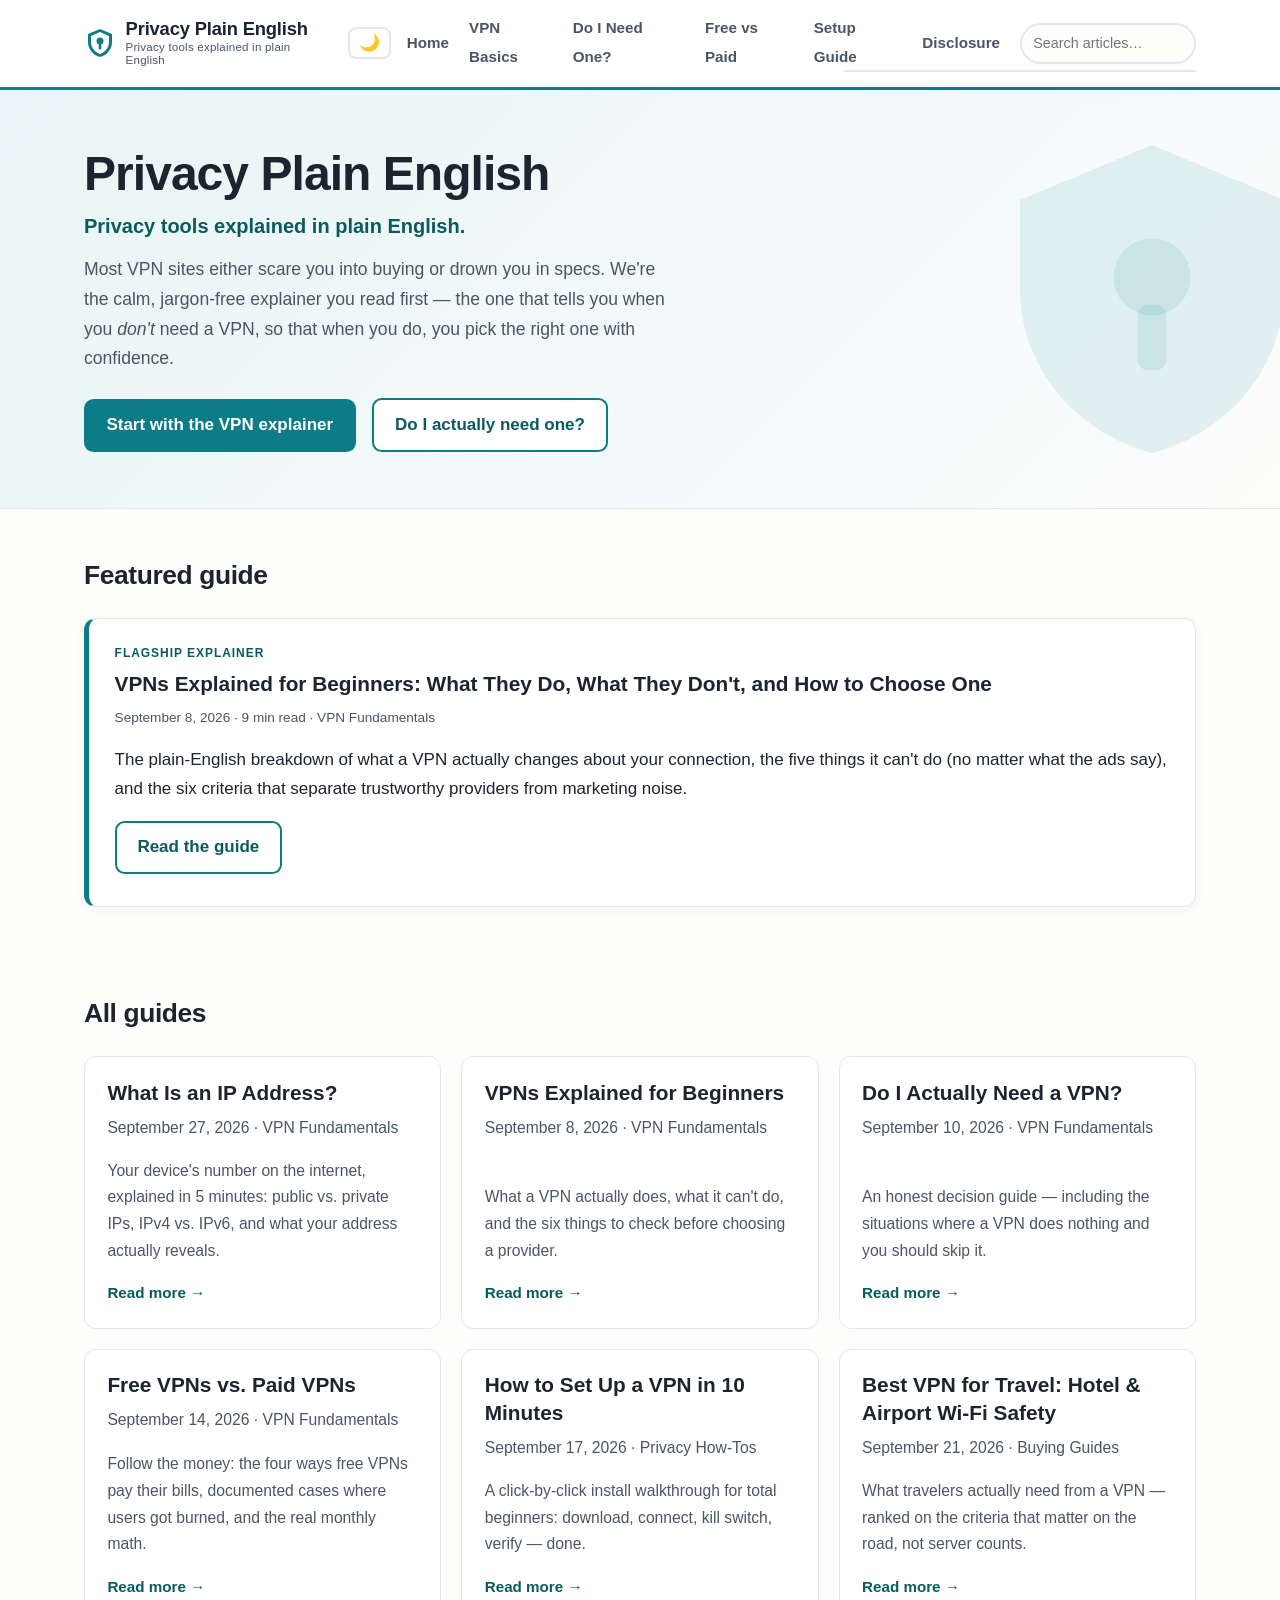
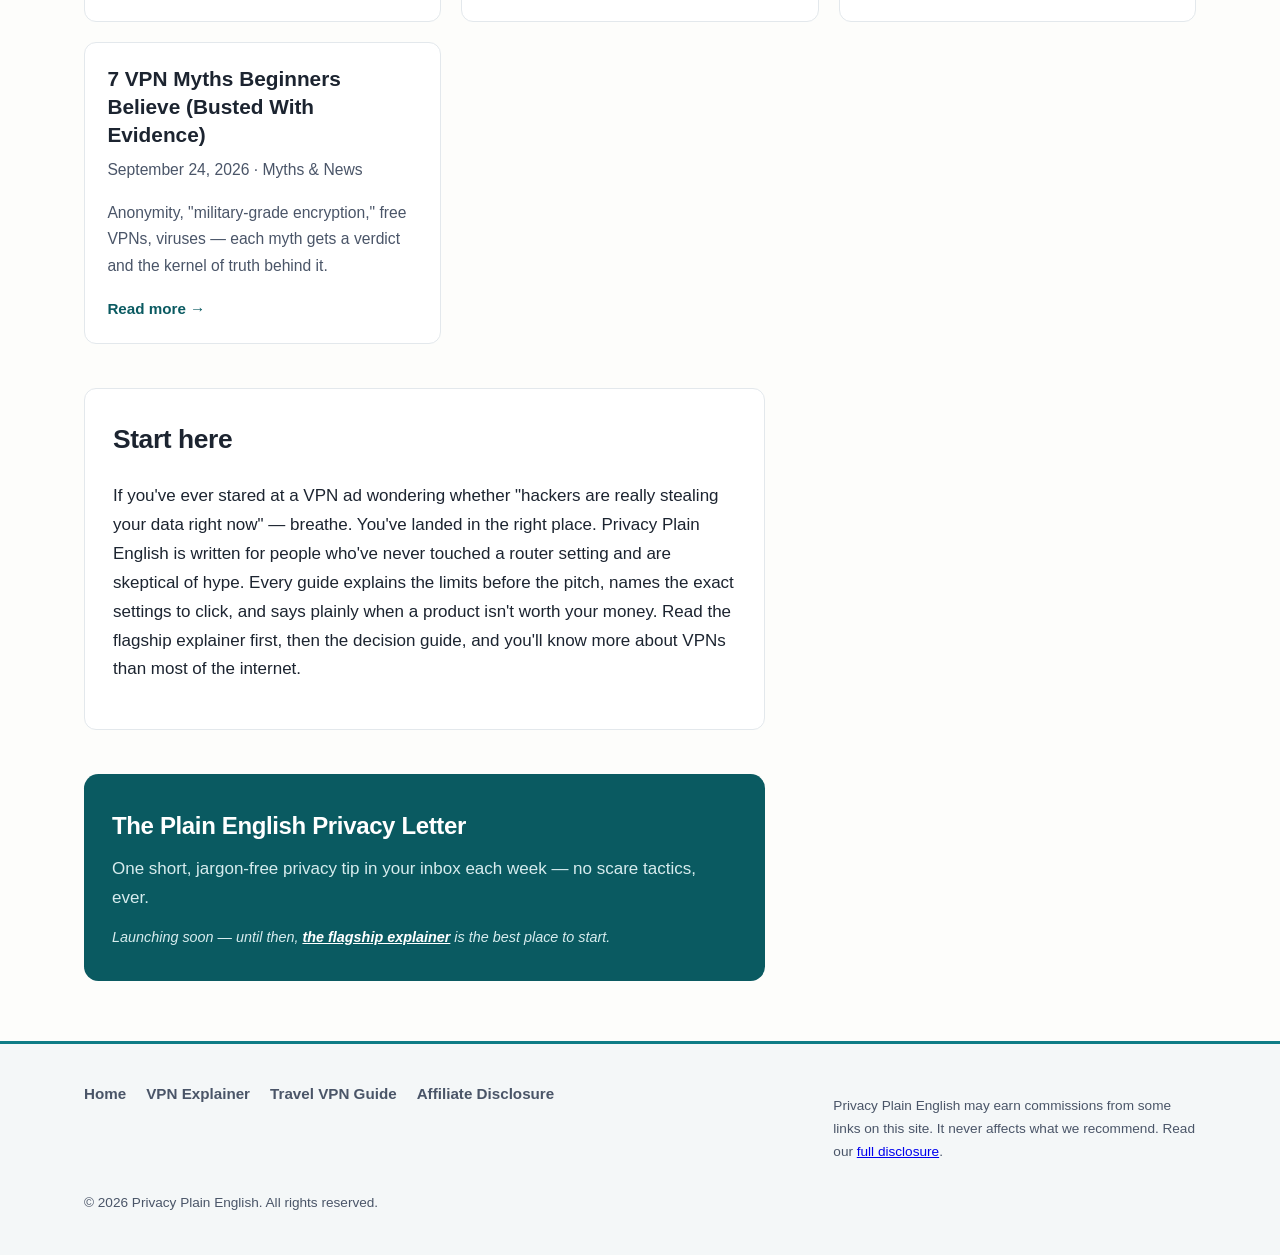
<file: index.html>
<!DOCTYPE html>
<html lang="en">
<head>
  <meta charset="UTF-8">
  <meta name="viewport" content="width=device-width, initial-scale=1.0">
  <!-- MEDIVAVINE/JOURNEY: paste ad network script here -->
  <title>Privacy Plain English — Privacy tools explained in plain English</title>
  <meta name="description" content="Privacy Plain English explains VPNs and digital privacy tools in calm, jargon-free language. No fear, no hype — just honest guides for absolute beginners.">
  <meta property="og:title" content="Privacy Plain English — Privacy tools explained in plain English">
  <meta property="og:description" content="Calm, jargon-free VPN and privacy guides for absolute beginners. We tell you when you don't need a VPN, so you can trust us when you do.">
  <meta property="og:type" content="website">
  <meta property="og:url" content="https://vpn-privacy-site.pages.dev/">
    <script>
  /* Apply saved/auto theme before CSS paints to avoid a flash. */
  try {
    var t = localStorage.getItem('ppe-theme');
    if (t !== 'dark' && t !== 'light') {
      t = (window.matchMedia && window.matchMedia('(prefers-color-scheme: dark)').matches) ? 'dark' : 'light';
    }
    document.documentElement.setAttribute('data-theme', t);
  } catch (e) {}
  </script>
  <link rel="stylesheet" href="styles.css">
</head>
<body>
  <a class="skip-link" href="#main">Skip to main content</a>
  <header class="site-header">
    <div class="header-inner">
      <a class="brand" href="index.html" aria-label="Privacy Plain English — home">
        <svg class="brand-mark" viewBox="0 0 32 32" role="img" aria-label="Privacy Plain English logo: a shield with a keyhole">
          <path d="M16 2 L28 7 V15 C28 23 22 28.5 16 30 C10 28.5 4 23 4 15 V7 Z" fill="#0e7c86"/>
          <path d="M16 5 L25 9 V15 C25 21 20.5 25.5 16 27 C11.5 25.5 7 21 7 15 V9 Z" fill="#ffffff"/>
          <circle cx="16" cy="14" r="3.5" fill="#0e7c86"/>
          <rect x="14.7" y="16.5" width="2.6" height="6" rx="1" fill="#0e7c86"/>
        </svg>
        <span class="brand-name">Privacy Plain English<small>Privacy tools explained in plain English</small></span>
      </a>
      <button class="nav-toggle" id="navToggle" aria-expanded="false" aria-controls="primaryNav" aria-label="Open menu">☰ Menu</button>
      <nav class="site-nav" id="primaryNav" aria-label="Primary">
        <ul>
          <li><a href="index.html">Home</a></li>
          <li><a href="articles/vpn-explained-for-beginners.html">VPN Basics</a></li>
          <li><a href="articles/do-i-need-a-vpn.html">Do I Need One?</a></li>
          <li><a href="articles/free-vs-paid-vpns.html">Free vs Paid</a></li>
          <li><a href="articles/how-to-set-up-a-vpn.html">Setup Guide</a></li>
          <li><a href="disclosure.html">Disclosure</a></li>
        </ul>
      </nav>
    </div>
  </header>

  <main id="main">
    <section class="hero" aria-labelledby="hero-title">
      <div class="wrap">
        <h1 id="hero-title">Privacy Plain English</h1>
        <p class="tagline">Privacy tools explained in plain English.</p>
        <p class="pitch">Most VPN sites either scare you into buying or drown you in specs. We're the calm, jargon-free explainer you read first — the one that tells you when you <em>don't</em> need a VPN, so that when you do, you pick the right one with confidence.</p>
        <a class="btn" href="articles/vpn-explained-for-beginners.html">Start with the VPN explainer</a>
        <a class="btn-ghost" href="articles/do-i-need-a-vpn.html">Do I actually need one?</a>
      </div>
    </section>

    <section class="section" aria-labelledby="featured-title">
      <div class="wrap">
        <h2 id="featured-title">Featured guide</h2>
        <div class="featured-card">
          <p class="kicker">Flagship explainer</p>
          <h3><a href="articles/vpn-explained-for-beginners.html">VPNs Explained for Beginners: What They Do, What They Don't, and How to Choose One</a></h3>
          <p class="meta">September 8, 2026 · 9 min read · VPN Fundamentals</p>
          <p>The plain-English breakdown of what a VPN actually changes about your connection, the five things it can't do (no matter what the ads say), and the six criteria that separate trustworthy providers from marketing noise.</p>
          <a class="btn-ghost" href="articles/vpn-explained-for-beginners.html">Read the guide</a>
        </div>
      </div>
    </section>

    <section class="section" aria-labelledby="all-articles" style="padding-top:0;">
      <div class="wrap">
        <h2 id="all-articles">All guides</h2>
        <ul class="card-grid">
          <li class="card">
            <h3><a href="articles/what-is-an-ip-address.html">What Is an IP Address?</a></h3>
            <p class="meta">September 27, 2026 · VPN Fundamentals</p>
            <p>Your device's number on the internet, explained in 5 minutes: public vs. private IPs, IPv4 vs. IPv6, and what your address actually reveals.</p>
            <a class="read-more" href="articles/what-is-an-ip-address.html">Read more →</a>
          </li>
          <li class="card">
            <h3><a href="articles/vpn-explained-for-beginners.html">VPNs Explained for Beginners</a></h3>
            <p class="meta">September 8, 2026 · VPN Fundamentals</p>
            <p>What a VPN actually does, what it can't do, and the six things to check before choosing a provider.</p>
            <a class="read-more" href="articles/vpn-explained-for-beginners.html">Read more →</a>
          </li>
          <li class="card">
            <h3><a href="articles/do-i-need-a-vpn.html">Do I Actually Need a VPN?</a></h3>
            <p class="meta">September 10, 2026 · VPN Fundamentals</p>
            <p>An honest decision guide — including the situations where a VPN does nothing and you should skip it.</p>
            <a class="read-more" href="articles/do-i-need-a-vpn.html">Read more →</a>
          </li>
          <li class="card">
            <h3><a href="articles/free-vs-paid-vpns.html">Free VPNs vs. Paid VPNs</a></h3>
            <p class="meta">September 14, 2026 · VPN Fundamentals</p>
            <p>Follow the money: the four ways free VPNs pay their bills, documented cases where users got burned, and the real monthly math.</p>
            <a class="read-more" href="articles/free-vs-paid-vpns.html">Read more →</a>
          </li>
          <li class="card">
            <h3><a href="articles/how-to-set-up-a-vpn.html">How to Set Up a VPN in 10 Minutes</a></h3>
            <p class="meta">September 17, 2026 · Privacy How-Tos</p>
            <p>A click-by-click install walkthrough for total beginners: download, connect, kill switch, verify — done.</p>
            <a class="read-more" href="articles/how-to-set-up-a-vpn.html">Read more →</a>
          </li>
          <li class="card">
            <h3><a href="articles/best-vpn-for-travel.html">Best VPN for Travel: Hotel &amp; Airport Wi-Fi Safety</a></h3>
            <p class="meta">September 21, 2026 · Buying Guides</p>
            <p>What travelers actually need from a VPN — ranked on the criteria that matter on the road, not server counts.</p>
            <a class="read-more" href="articles/best-vpn-for-travel.html">Read more →</a>
          </li>
          <li class="card">
            <h3><a href="articles/vpn-myths-busted.html">7 VPN Myths Beginners Believe (Busted With Evidence)</a></h3>
            <p class="meta">September 24, 2026 · Myths &amp; News</p>
            <p>Anonymity, "military-grade encryption," free VPNs, viruses — each myth gets a verdict and the kernel of truth behind it.</p>
            <a class="read-more" href="articles/vpn-myths-busted.html">Read more →</a>
          </li>
        </ul>
      </div>
    </section>

    <section class="section" aria-labelledby="about-title" style="padding-top:0;">
      <div class="wrap">
        <div class="about-blurb">
          <h2 id="about-title">Start here</h2>
          <p>If you've ever stared at a VPN ad wondering whether "hackers are really stealing your data right now" — breathe. You've landed in the right place. Privacy Plain English is written for people who've never touched a router setting and are skeptical of hype. Every guide explains the limits before the pitch, names the exact settings to click, and says plainly when a product isn't worth your money. Read the flagship explainer first, then the decision guide, and you'll know more about VPNs than most of the internet.</p>
        </div>
      </div>
    </section>

    <section class="section" aria-labelledby="newsletter-title" style="padding-top:0;">
      <div class="wrap">
        <div class="newsletter-card">
          <h2 id="newsletter-title">The Plain English Privacy Letter</h2>
          <p>One short, jargon-free privacy tip in your inbox each week — no scare tactics, ever.</p>
          <p class="newsletter-soon">Launching soon — until then, <a href="articles/vpn-explained-for-beginners.html">the flagship explainer</a> is the best place to start.</p>
          <!-- NEWSLETTER: paste Beehiiv/Substack embed here -->
        </div>
      </div>
    </section>
  </main>

  <footer class="site-footer">
    <div class="wrap">
      <div class="footer-grid">
        <nav aria-label="Footer">
          <ul>
            <li><a href="index.html">Home</a></li>
            <li><a href="articles/vpn-explained-for-beginners.html">VPN Explainer</a></li>
            <li><a href="articles/best-vpn-for-travel.html">Travel VPN Guide</a></li>
            <li><a href="disclosure.html">Affiliate Disclosure</a></li>
          </ul>
        </nav>
        <div>
          <p class="footer-note">Privacy Plain English may earn commissions from some links on this site. It never affects what we recommend. Read our <a href="disclosure.html">full disclosure</a>.</p>
        </div>
      </div>
      <p class="footer-note">© 2026 Privacy Plain English. All rights reserved.</p>
    </div>
  </footer>

  <script src="assets/site.js" defer></script>
  <script>
    (function () {
      var toggle = document.getElementById('navToggle');
      var nav = document.getElementById('primaryNav');
      function setOpen(open) {
        nav.classList.toggle('open', open);
        toggle.setAttribute('aria-expanded', open ? 'true' : 'false');
        toggle.setAttribute('aria-label', open ? 'Close menu' : 'Open menu');
      }
      toggle.addEventListener('click', function () {
        setOpen(!nav.classList.contains('open'));
      });
      // Close the menu after choosing a link (mobile) so readers land on content.
      nav.addEventListener('click', function (e) {
        if (e.target.closest('a') && nav.classList.contains('open')) {
          setOpen(false);
        }
      });
      // Escape closes the open menu and returns focus to the toggle.
      document.addEventListener('keydown', function (e) {
        if (e.key === 'Escape' && nav.classList.contains('open')) {
          setOpen(false);
          toggle.focus();
        }
      });
    })();
  </script>
</body>
</html>
</file>
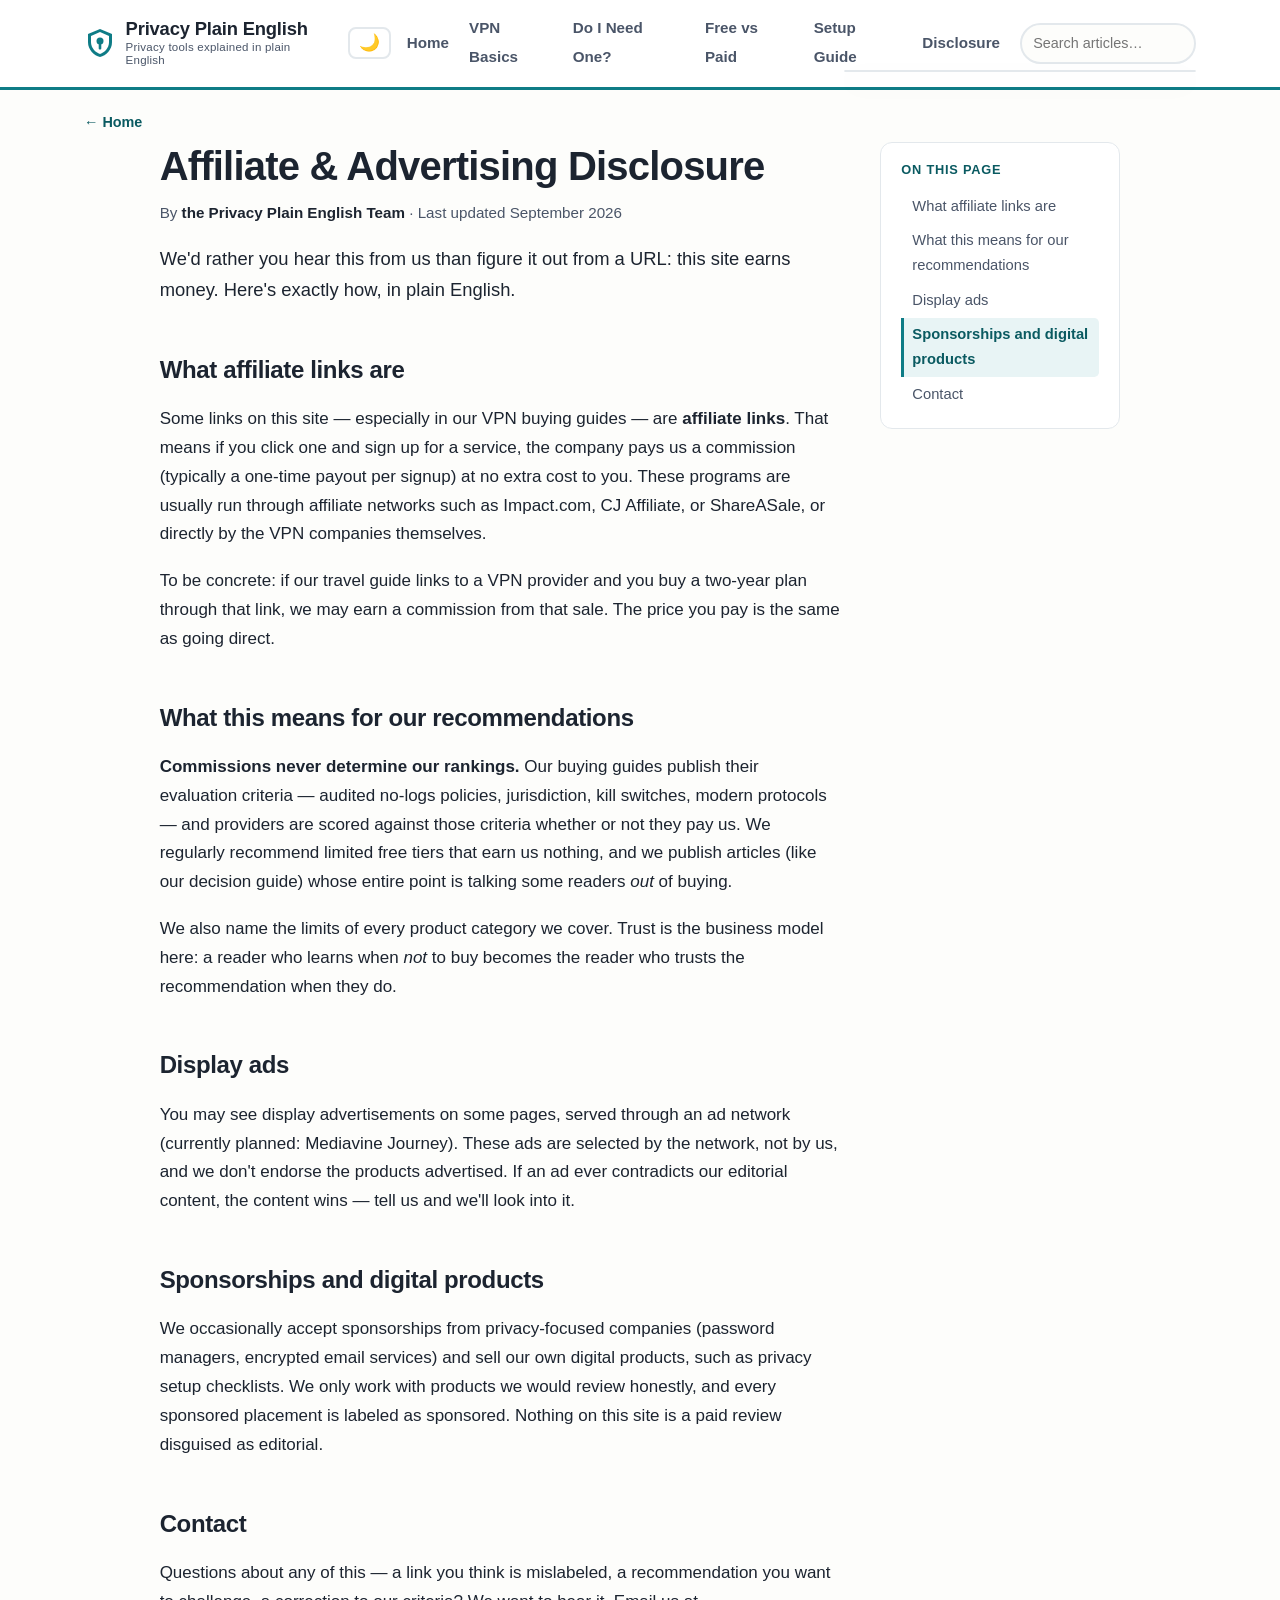
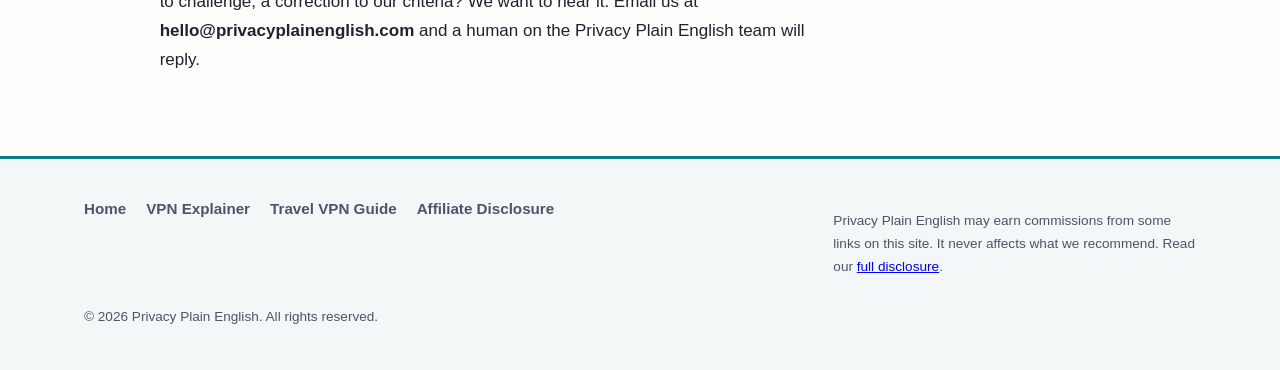
<file: disclosure.html>
<!DOCTYPE html>
<html lang="en">
<head>
  <meta charset="UTF-8">
  <meta name="viewport" content="width=device-width, initial-scale=1.0">
  <!-- MEDIVAVINE/JOURNEY: paste ad network script here -->
  <title>Affiliate &amp; Advertising Disclosure | Privacy Plain English</title>
  <meta name="description" content="Plain-English disclosure: how Privacy Plain English earns money through affiliate links and display ads, and why it never affects our recommendations.">
  <meta property="og:title" content="Affiliate &amp; Advertising Disclosure | Privacy Plain English">
  <meta property="og:description" content="How this site earns money — affiliate commissions and display ads — in plain English.">
  <meta property="og:type" content="website">
  <meta property="og:url" content="https://vpn-privacy-site.pages.dev/disclosure.html">
    <script>
  /* Apply saved/auto theme before CSS paints to avoid a flash. */
  try {
    var t = localStorage.getItem('ppe-theme');
    if (t !== 'dark' && t !== 'light') {
      t = (window.matchMedia && window.matchMedia('(prefers-color-scheme: dark)').matches) ? 'dark' : 'light';
    }
    document.documentElement.setAttribute('data-theme', t);
  } catch (e) {}
  </script>
  <link rel="stylesheet" href="styles.css">
</head>
<body>
  <a class="skip-link" href="#main">Skip to main content</a>
  <header class="site-header">
    <div class="header-inner">
      <a class="brand" href="index.html" aria-label="Privacy Plain English — home">
        <svg class="brand-mark" viewBox="0 0 32 32" role="img" aria-label="Privacy Plain English logo: a shield with a keyhole">
          <path d="M16 2 L28 7 V15 C28 23 22 28.5 16 30 C10 28.5 4 23 4 15 V7 Z" fill="#0e7c86"/>
          <path d="M16 5 L25 9 V15 C25 21 20.5 25.5 16 27 C11.5 25.5 7 21 7 15 V9 Z" fill="#ffffff"/>
          <circle cx="16" cy="14" r="3.5" fill="#0e7c86"/>
          <rect x="14.7" y="16.5" width="2.6" height="6" rx="1" fill="#0e7c86"/>
        </svg>
        <span class="brand-name">Privacy Plain English<small>Privacy tools explained in plain English</small></span>
      </a>
      <button class="nav-toggle" id="navToggle" aria-expanded="false" aria-controls="primaryNav" aria-label="Open menu">☰ Menu</button>
      <nav class="site-nav" id="primaryNav" aria-label="Primary">
        <ul>
          <li><a href="index.html">Home</a></li>
          <li><a href="articles/vpn-explained-for-beginners.html">VPN Basics</a></li>
          <li><a href="articles/do-i-need-a-vpn.html">Do I Need One?</a></li>
          <li><a href="articles/free-vs-paid-vpns.html">Free vs Paid</a></li>
          <li><a href="articles/how-to-set-up-a-vpn.html">Setup Guide</a></li>
          <li><a href="disclosure.html">Disclosure</a></li>
        </ul>
      </nav>
    </div>
  </header>

  <main id="main">
    <div class="wrap">
      <nav class="breadcrumb" aria-label="Breadcrumb"><a href="index.html">← Home</a></nav>
      <article class="article-body">
        <h1>Affiliate &amp; Advertising Disclosure</h1>
        <p class="byline">By <strong>the Privacy Plain English Team</strong> · Last updated September 2026</p>

        <p class="intro-hook">We'd rather you hear this from us than figure it out from a URL: this site earns money. Here's exactly how, in plain English.</p>

        <h2>What affiliate links are</h2>

        <p>Some links on this site — especially in our VPN buying guides — are <strong>affiliate links</strong>. That means if you click one and sign up for a service, the company pays us a commission (typically a one-time payout per signup) at no extra cost to you. These programs are usually run through affiliate networks such as Impact.com, CJ Affiliate, or ShareASale, or directly by the VPN companies themselves.</p>

        <p>To be concrete: if our travel guide links to a VPN provider and you buy a two-year plan through that link, we may earn a commission from that sale. The price you pay is the same as going direct.</p>

        <h2>What this means for our recommendations</h2>

        <p><strong>Commissions never determine our rankings.</strong> Our buying guides publish their evaluation criteria — audited no-logs policies, jurisdiction, kill switches, modern protocols — and providers are scored against those criteria whether or not they pay us. We regularly recommend limited free tiers that earn us nothing, and we publish articles (like our decision guide) whose entire point is talking some readers <em>out</em> of buying.</p>

        <p>We also name the limits of every product category we cover. Trust is the business model here: a reader who learns when <em>not</em> to buy becomes the reader who trusts the recommendation when they do.</p>

        <h2>Display ads</h2>

        <p>You may see display advertisements on some pages, served through an ad network (currently planned: Mediavine Journey). These ads are selected by the network, not by us, and we don't endorse the products advertised. If an ad ever contradicts our editorial content, the content wins — tell us and we'll look into it.</p>

        <h2>Sponsorships and digital products</h2>

        <p>We occasionally accept sponsorships from privacy-focused companies (password managers, encrypted email services) and sell our own digital products, such as privacy setup checklists. We only work with products we would review honestly, and every sponsored placement is labeled as sponsored. Nothing on this site is a paid review disguised as editorial.</p>

        <h2>Contact</h2>

        <p>Questions about any of this — a link you think is mislabeled, a recommendation you want to challenge, a correction to our criteria? We want to hear it. Email us at <strong>hello@privacyplainenglish.com</strong> and a human on the Privacy Plain English team will reply.</p>
      </article>
    </div>
  </main>

  <footer class="site-footer">
    <div class="wrap">
      <div class="footer-grid">
        <nav aria-label="Footer">
          <ul>
            <li><a href="index.html">Home</a></li>
            <li><a href="articles/vpn-explained-for-beginners.html">VPN Explainer</a></li>
            <li><a href="articles/best-vpn-for-travel.html">Travel VPN Guide</a></li>
            <li><a href="disclosure.html">Affiliate Disclosure</a></li>
          </ul>
        </nav>
        <div>
          <p class="footer-note">Privacy Plain English may earn commissions from some links on this site. It never affects what we recommend. Read our <a href="disclosure.html">full disclosure</a>.</p>
        </div>
      </div>
      <p class="footer-note">© 2026 Privacy Plain English. All rights reserved.</p>
    </div>
  </footer>

  <script src="assets/site.js" defer></script>
  <script>
    (function () {
      var toggle = document.getElementById('navToggle');
      var nav = document.getElementById('primaryNav');
      function setOpen(open) {
        nav.classList.toggle('open', open);
        toggle.setAttribute('aria-expanded', open ? 'true' : 'false');
        toggle.setAttribute('aria-label', open ? 'Close menu' : 'Open menu');
      }
      toggle.addEventListener('click', function () {
        setOpen(!nav.classList.contains('open'));
      });
      // Close the menu after choosing a link (mobile) so readers land on content.
      nav.addEventListener('click', function (e) {
        if (e.target.closest('a') && nav.classList.contains('open')) {
          setOpen(false);
        }
      });
      // Escape closes the open menu and returns focus to the toggle.
      document.addEventListener('keydown', function (e) {
        if (e.key === 'Escape' && nav.classList.contains('open')) {
          setOpen(false);
          toggle.focus();
        }
      });
    })();
  </script>
</body>
</html>
</file>
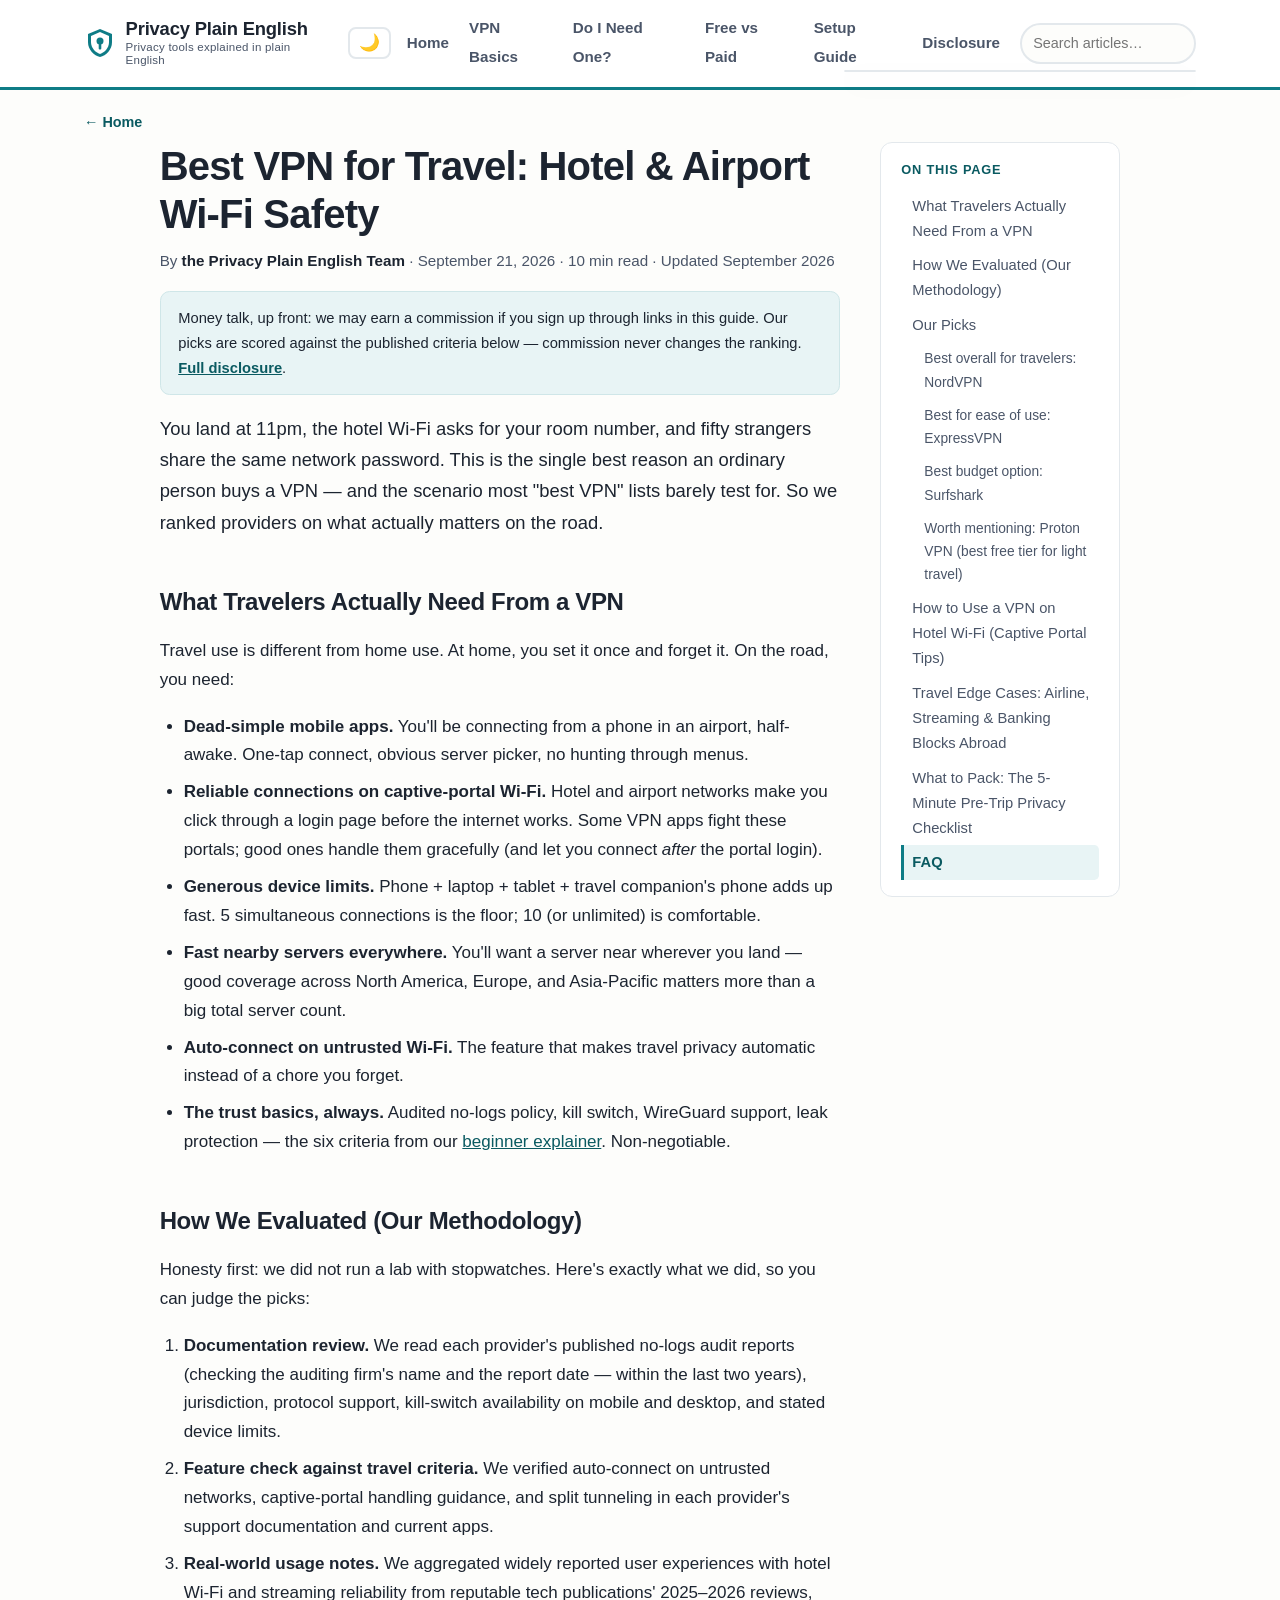
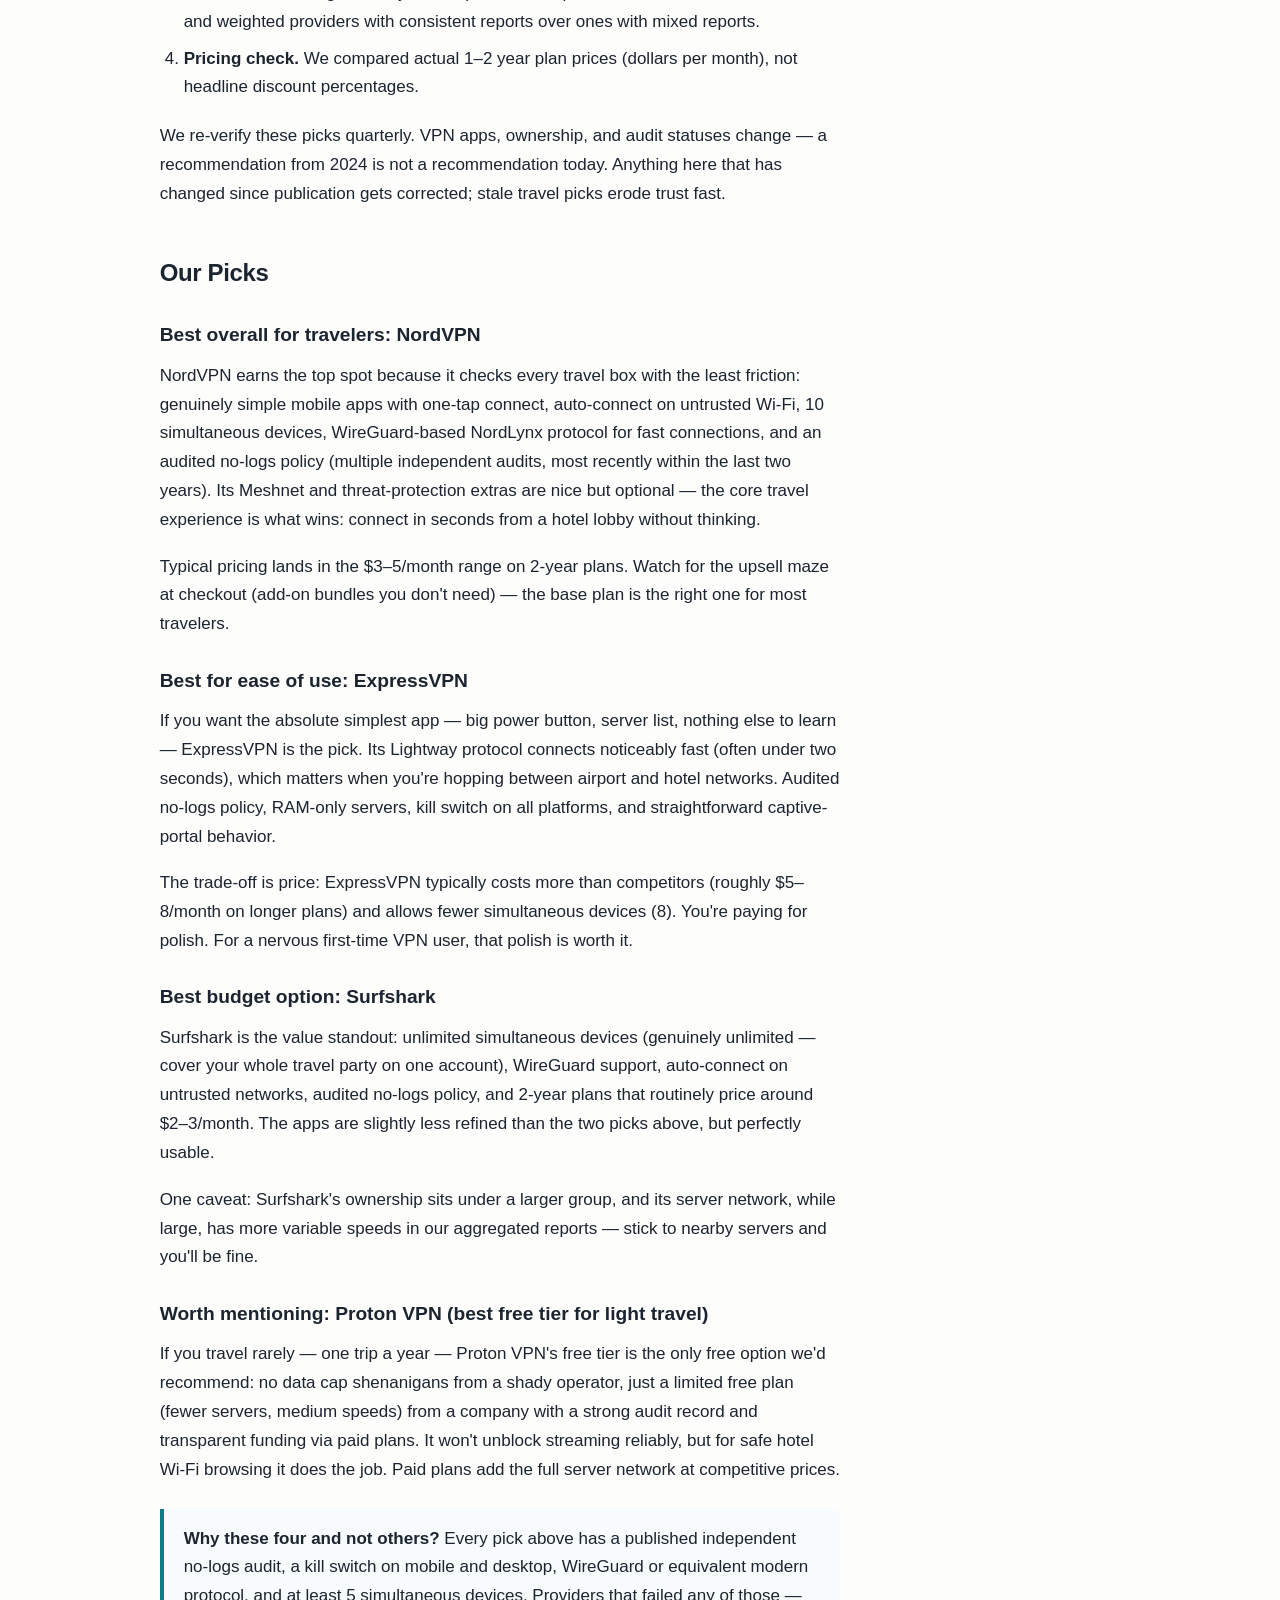
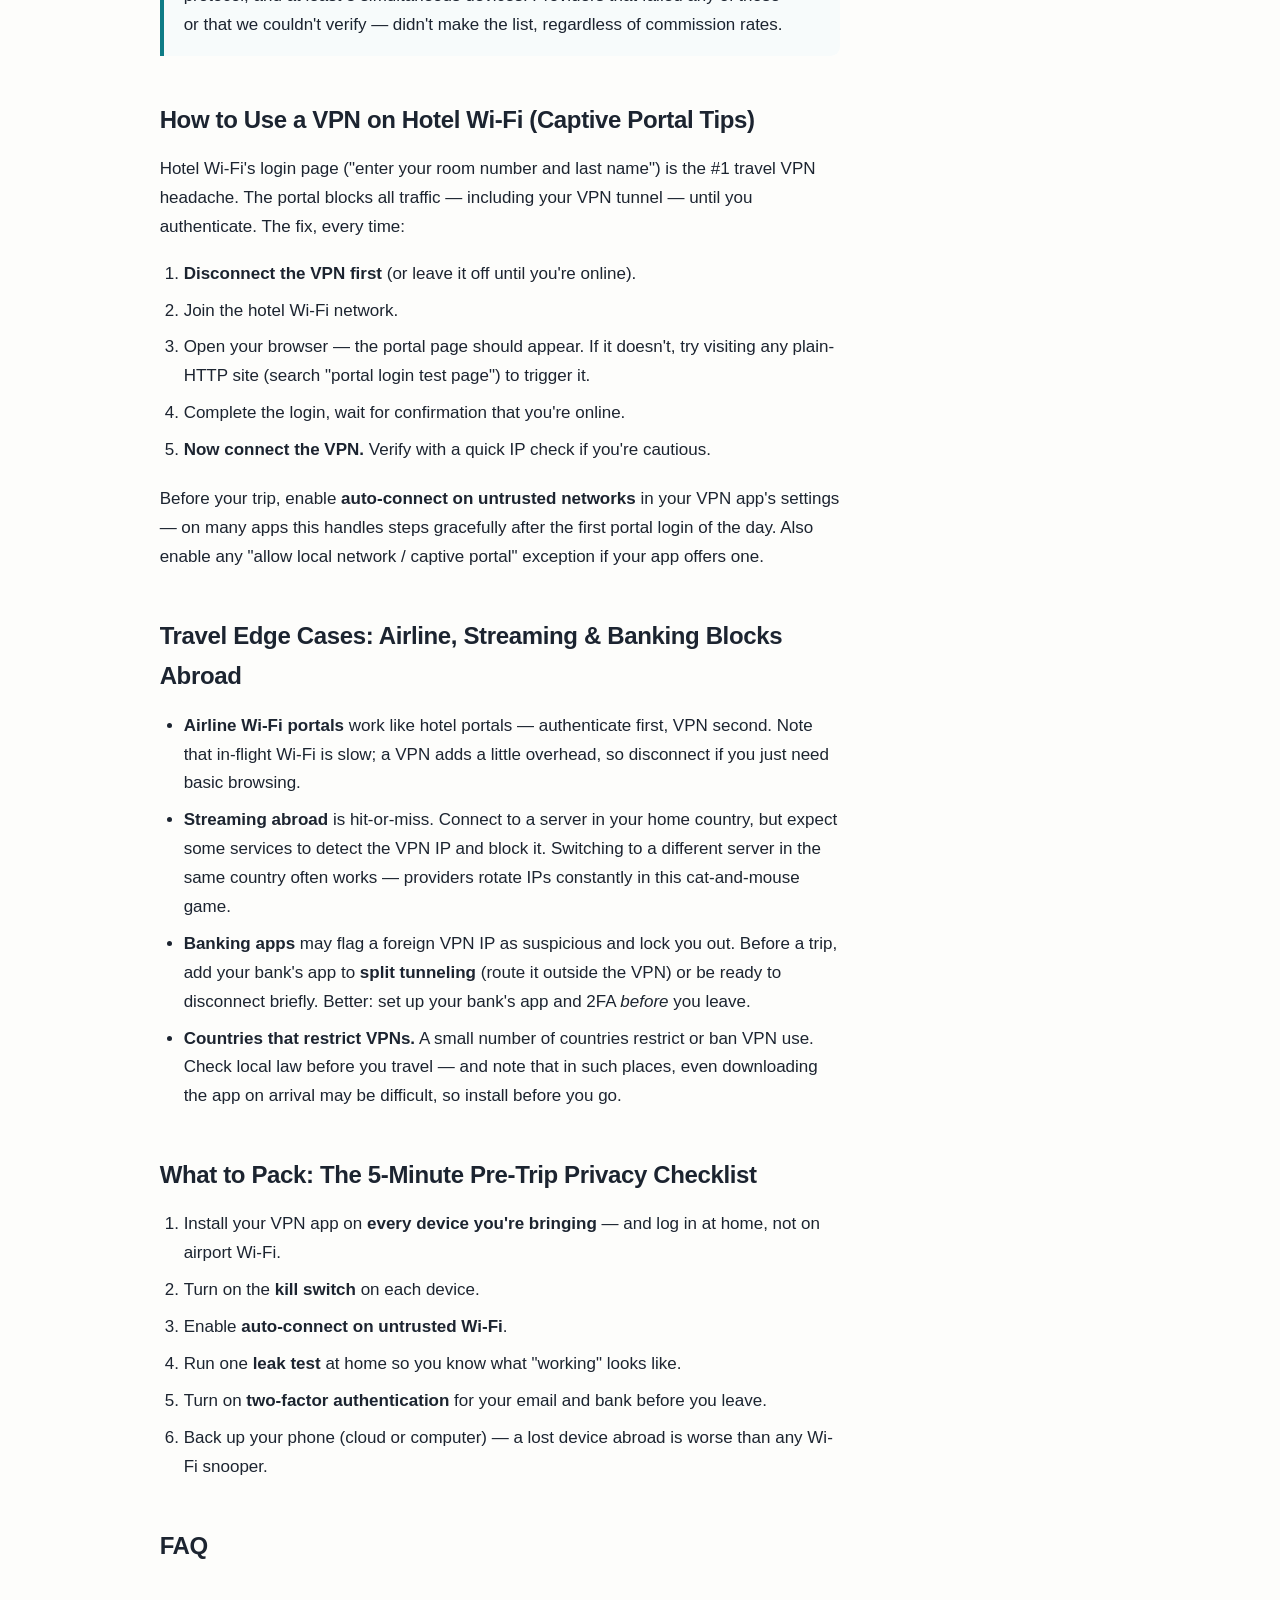
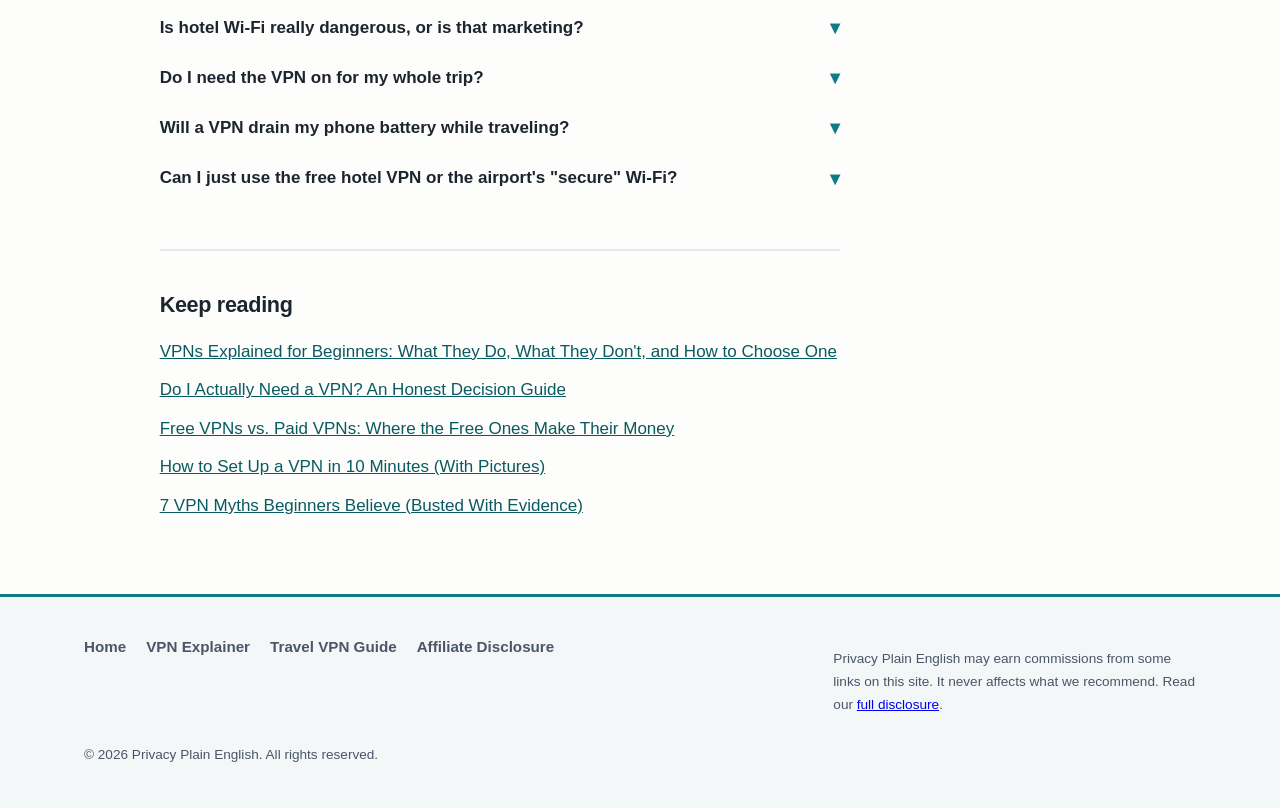
<file: articles/best-vpn-for-travel.html>
<!DOCTYPE html>
<html lang="en">
<head>
  <meta charset="UTF-8">
  <meta name="viewport" content="width=device-width, initial-scale=1.0">
  <!-- MEDIVAVINE/JOURNEY: paste ad network script here -->
  <title>Best VPN for Travel: Hotel &amp; Airport Wi-Fi Safety (2026) | Privacy Plain English</title>
  <meta name="description" content="The best VPNs for travelers, ranked on what actually matters on the road: easy mobile apps, captive-portal hotel Wi-Fi, multi-device limits, and speed. Methodology published, no fake test scores.">
  <meta property="og:title" content="Best VPN for Travel: Hotel &amp; Airport Wi-Fi Safety (2026)">
  <meta property="og:description" content="Travel VPN picks ranked on road-relevant criteria — plus captive-portal tips and a 5-minute pre-trip privacy checklist.">
  <meta property="og:type" content="article">
  <meta property="og:url" content="https://vpn-privacy-site.pages.dev/articles/best-vpn-for-travel.html">
    <script>
  /* Apply saved/auto theme before CSS paints to avoid a flash. */
  try {
    var t = localStorage.getItem('ppe-theme');
    if (t !== 'dark' && t !== 'light') {
      t = (window.matchMedia && window.matchMedia('(prefers-color-scheme: dark)').matches) ? 'dark' : 'light';
    }
    document.documentElement.setAttribute('data-theme', t);
  } catch (e) {}
  </script>
  <link rel="stylesheet" href="../styles.css">
</head>
<body>
  <a class="skip-link" href="#main">Skip to main content</a>
  <header class="site-header">
    <div class="header-inner">
      <a class="brand" href="../index.html" aria-label="Privacy Plain English — home">
        <svg class="brand-mark" viewBox="0 0 32 32" role="img" aria-label="Privacy Plain English logo: a shield with a keyhole">
          <path d="M16 2 L28 7 V15 C28 23 22 28.5 16 30 C10 28.5 4 23 4 15 V7 Z" fill="#0e7c86"/>
          <path d="M16 5 L25 9 V15 C25 21 20.5 25.5 16 27 C11.5 25.5 7 21 7 15 V9 Z" fill="#ffffff"/>
          <circle cx="16" cy="14" r="3.5" fill="#0e7c86"/>
          <rect x="14.7" y="16.5" width="2.6" height="6" rx="1" fill="#0e7c86"/>
        </svg>
        <span class="brand-name">Privacy Plain English<small>Privacy tools explained in plain English</small></span>
      </a>
      <button class="nav-toggle" id="navToggle" aria-expanded="false" aria-controls="primaryNav" aria-label="Open menu">☰ Menu</button>
      <nav class="site-nav" id="primaryNav" aria-label="Primary">
        <ul>
          <li><a href="../index.html">Home</a></li>
          <li><a href="vpn-explained-for-beginners.html">VPN Basics</a></li>
          <li><a href="do-i-need-a-vpn.html">Do I Need One?</a></li>
          <li><a href="free-vs-paid-vpns.html">Free vs Paid</a></li>
          <li><a href="how-to-set-up-a-vpn.html">Setup Guide</a></li>
          <li><a href="../disclosure.html">Disclosure</a></li>
        </ul>
      </nav>
    </div>
  </header>

  <main id="main">
    <div class="wrap">
      <nav class="breadcrumb" aria-label="Breadcrumb"><a href="../index.html">← Home</a></nav>
      <article class="article-body">
        <h1>Best VPN for Travel: Hotel &amp; Airport Wi-Fi Safety</h1>
        <p class="byline">By <strong>the Privacy Plain English Team</strong> · September 21, 2026 · 10 min read · Updated September 2026</p>
        <p class="affiliate-notice">Money talk, up front: we may earn a commission if you sign up through links in this guide. Our picks are scored against the published criteria below — commission never changes the ranking. <a href="../disclosure.html">Full disclosure</a>.</p>

        <p class="intro-hook">You land at 11pm, the hotel Wi-Fi asks for your room number, and fifty strangers share the same network password. This is the single best reason an ordinary person buys a VPN — and the scenario most "best VPN" lists barely test for. So we ranked providers on what actually matters on the road.</p>

        <h2>What Travelers Actually Need From a VPN</h2>

        <p>Travel use is different from home use. At home, you set it once and forget it. On the road, you need:</p>

        <ul>
          <li><strong>Dead-simple mobile apps.</strong> You'll be connecting from a phone in an airport, half-awake. One-tap connect, obvious server picker, no hunting through menus.</li>
          <li><strong>Reliable connections on captive-portal Wi-Fi.</strong> Hotel and airport networks make you click through a login page before the internet works. Some VPN apps fight these portals; good ones handle them gracefully (and let you connect <em>after</em> the portal login).</li>
          <li><strong>Generous device limits.</strong> Phone + laptop + tablet + travel companion's phone adds up fast. 5 simultaneous connections is the floor; 10 (or unlimited) is comfortable.</li>
          <li><strong>Fast nearby servers everywhere.</strong> You'll want a server near wherever you land — good coverage across North America, Europe, and Asia-Pacific matters more than a big total server count.</li>
          <li><strong>Auto-connect on untrusted Wi-Fi.</strong> The feature that makes travel privacy automatic instead of a chore you forget.</li>
          <li><strong>The trust basics, always.</strong> Audited no-logs policy, kill switch, WireGuard support, leak protection — the six criteria from our <a href="vpn-explained-for-beginners.html">beginner explainer</a>. Non-negotiable.</li>
        </ul>

        <h2>How We Evaluated (Our Methodology)</h2>

        <p>Honesty first: we did not run a lab with stopwatches. Here's exactly what we did, so you can judge the picks:</p>

        <ol>
          <li><strong>Documentation review.</strong> We read each provider's published no-logs audit reports (checking the auditing firm's name and the report date — within the last two years), jurisdiction, protocol support, kill-switch availability on mobile and desktop, and stated device limits.</li>
          <li><strong>Feature check against travel criteria.</strong> We verified auto-connect on untrusted networks, captive-portal handling guidance, and split tunneling in each provider's support documentation and current apps.</li>
          <li><strong>Real-world usage notes.</strong> We aggregated widely reported user experiences with hotel Wi-Fi and streaming reliability from reputable tech publications' 2025–2026 reviews, and weighted providers with consistent reports over ones with mixed reports.</li>
          <li><strong>Pricing check.</strong> We compared actual 1–2 year plan prices (dollars per month), not headline discount percentages.</li>
        </ol>

        <p>We re-verify these picks quarterly. VPN apps, ownership, and audit statuses change — a recommendation from 2024 is not a recommendation today. Anything here that has changed since publication gets corrected; stale travel picks erode trust fast.</p>

        <h2>Our Picks</h2>

        <h3>Best overall for travelers: NordVPN</h3>

        <p>NordVPN earns the top spot because it checks every travel box with the least friction: genuinely simple mobile apps with one-tap connect, auto-connect on untrusted Wi-Fi, 10 simultaneous devices, WireGuard-based NordLynx protocol for fast connections, and an audited no-logs policy (multiple independent audits, most recently within the last two years). Its Meshnet and threat-protection extras are nice but optional — the core travel experience is what wins: connect in seconds from a hotel lobby without thinking.</p>

        <p>Typical pricing lands in the $3–5/month range on 2-year plans. Watch for the upsell maze at checkout (add-on bundles you don't need) — the base plan is the right one for most travelers.</p>

        <!-- AFFILIATE: "Check price" CTA for NordVPN (best overall) — affiliate link to provider via Impact/CJ/ShareASale. -->

        <h3>Best for ease of use: ExpressVPN</h3>

        <p>If you want the absolute simplest app — big power button, server list, nothing else to learn — ExpressVPN is the pick. Its Lightway protocol connects noticeably fast (often under two seconds), which matters when you're hopping between airport and hotel networks. Audited no-logs policy, RAM-only servers, kill switch on all platforms, and straightforward captive-portal behavior.</p>

        <p>The trade-off is price: ExpressVPN typically costs more than competitors (roughly $5–8/month on longer plans) and allows fewer simultaneous devices (8). You're paying for polish. For a nervous first-time VPN user, that polish is worth it.</p>

        <!-- AFFILIATE: "Check price" CTA for ExpressVPN (best for ease of use) — affiliate link. -->

        <h3>Best budget option: Surfshark</h3>

        <p>Surfshark is the value standout: unlimited simultaneous devices (genuinely unlimited — cover your whole travel party on one account), WireGuard support, auto-connect on untrusted networks, audited no-logs policy, and 2-year plans that routinely price around $2–3/month. The apps are slightly less refined than the two picks above, but perfectly usable.</p>

        <p>One caveat: Surfshark's ownership sits under a larger group, and its server network, while large, has more variable speeds in our aggregated reports — stick to nearby servers and you'll be fine.</p>

        <!-- AFFILIATE: "Check price" CTA for Surfshark (best budget) — affiliate link. -->

        <h3>Worth mentioning: Proton VPN (best free tier for light travel)</h3>

        <p>If you travel rarely — one trip a year — Proton VPN's free tier is the only free option we'd recommend: no data cap shenanigans from a shady operator, just a limited free plan (fewer servers, medium speeds) from a company with a strong audit record and transparent funding via paid plans. It won't unblock streaming reliably, but for safe hotel Wi-Fi browsing it does the job. Paid plans add the full server network at competitive prices.</p>

        <!-- AFFILIATE: Link to Proton VPN (free tier + paid plans) — affiliate link on the paid plan mention. -->

        <div class="callout">
          <p><strong>Why these four and not others?</strong> Every pick above has a published independent no-logs audit, a kill switch on mobile and desktop, WireGuard or equivalent modern protocol, and at least 5 simultaneous devices. Providers that failed any of those — or that we couldn't verify — didn't make the list, regardless of commission rates.</p>
        </div>

        <h2>How to Use a VPN on Hotel Wi-Fi (Captive Portal Tips)</h2>

        <p>Hotel Wi-Fi's login page ("enter your room number and last name") is the #1 travel VPN headache. The portal blocks all traffic — including your VPN tunnel — until you authenticate. The fix, every time:</p>

        <ol>
          <li><strong>Disconnect the VPN first</strong> (or leave it off until you're online).</li>
          <li>Join the hotel Wi-Fi network.</li>
          <li>Open your browser — the portal page should appear. If it doesn't, try visiting any plain-HTTP site (search "portal login test page") to trigger it.</li>
          <li>Complete the login, wait for confirmation that you're online.</li>
          <li><strong>Now connect the VPN.</strong> Verify with a quick IP check if you're cautious.</li>
        </ol>

        <p>Before your trip, enable <strong>auto-connect on untrusted networks</strong> in your VPN app's settings — on many apps this handles steps gracefully after the first portal login of the day. Also enable any "allow local network / captive portal" exception if your app offers one.</p>

        <h2>Travel Edge Cases: Airline, Streaming &amp; Banking Blocks Abroad</h2>

        <ul>
          <li><strong>Airline Wi-Fi portals</strong> work like hotel portals — authenticate first, VPN second. Note that in-flight Wi-Fi is slow; a VPN adds a little overhead, so disconnect if you just need basic browsing.</li>
          <li><strong>Streaming abroad</strong> is hit-or-miss. Connect to a server in your home country, but expect some services to detect the VPN IP and block it. Switching to a different server in the same country often works — providers rotate IPs constantly in this cat-and-mouse game.</li>
          <li><strong>Banking apps</strong> may flag a foreign VPN IP as suspicious and lock you out. Before a trip, add your bank's app to <strong>split tunneling</strong> (route it outside the VPN) or be ready to disconnect briefly. Better: set up your bank's app and 2FA <em>before</em> you leave.</li>
          <li><strong>Countries that restrict VPNs.</strong> A small number of countries restrict or ban VPN use. Check local law before you travel — and note that in such places, even downloading the app on arrival may be difficult, so install before you go.</li>
        </ul>

        <h2>What to Pack: The 5-Minute Pre-Trip Privacy Checklist</h2>

        <ol>
          <li>Install your VPN app on <strong>every device you're bringing</strong> — and log in at home, not on airport Wi-Fi.</li>
          <li>Turn on the <strong>kill switch</strong> on each device.</li>
          <li>Enable <strong>auto-connect on untrusted Wi-Fi</strong>.</li>
          <li>Run one <strong>leak test</strong> at home so you know what "working" looks like.</li>
          <li>Turn on <strong>two-factor authentication</strong> for your email and bank before you leave.</li>
          <li>Back up your phone (cloud or computer) — a lost device abroad is worse than any Wi-Fi snooper.</li>
        </ol>

        <h2>FAQ</h2>

        <dl class="faq">
          <dt>Is hotel Wi-Fi really dangerous, or is that marketing?</dt>
          <dd>It's a real but specific risk. On shared hotel Wi-Fi, unencrypted traffic can be intercepted by others on the network, and rogue hotspots ("Hotel_WiFi_FREE") can impersonate the real thing. HTTPS protects most of your logins, but a VPN closes the remaining gaps — DNS queries, metadata, and non-HTTPS traffic. It's a reasonable precaution, not paranoia.</dd>

          <dt>Do I need the VPN on for my whole trip?</dt>
          <dd>Keep it on for any Wi-Fi you don't control — hotels, airports, cafés, conference centers. On your phone's cellular data, the risk is much lower (cellular encryption is decent), so feel free to disconnect to save battery. The auto-connect feature handles this judgment for you.</dd>

          <dt>Will a VPN drain my phone battery while traveling?</dt>
          <dd>Slightly — encryption costs some power, roughly a few percent over a full day of use. Carry a power bank (you should anyway) and don't worry about it.</dd>

          <dt>Can I just use the free hotel VPN or the airport's "secure" Wi-Fi?</dt>
          <dd>No. "Secure" hotel Wi-Fi usually just means password-protected, and everyone has the same password. Your own VPN from a provider you chose is the only tunnel you should trust.</dd>
        </dl>

        <div class="keep-reading">
          <h2>Keep reading</h2>
          <ul>
            <li><a href="vpn-explained-for-beginners.html">VPNs Explained for Beginners: What They Do, What They Don't, and How to Choose One</a></li>
            <li><a href="do-i-need-a-vpn.html">Do I Actually Need a VPN? An Honest Decision Guide</a></li>
            <li><a href="free-vs-paid-vpns.html">Free VPNs vs. Paid VPNs: Where the Free Ones Make Their Money</a></li>
            <li><a href="how-to-set-up-a-vpn.html">How to Set Up a VPN in 10 Minutes (With Pictures)</a></li>
            <li><a href="vpn-myths-busted.html">7 VPN Myths Beginners Believe (Busted With Evidence)</a></li>
          </ul>
        </div>
      </article>
    </div>
  </main>

  <footer class="site-footer">
    <div class="wrap">
      <div class="footer-grid">
        <nav aria-label="Footer">
          <ul>
            <li><a href="../index.html">Home</a></li>
            <li><a href="vpn-explained-for-beginners.html">VPN Explainer</a></li>
            <li><a href="best-vpn-for-travel.html">Travel VPN Guide</a></li>
            <li><a href="../disclosure.html">Affiliate Disclosure</a></li>
          </ul>
        </nav>
        <div>
          <p class="footer-note">Privacy Plain English may earn commissions from some links on this site. It never affects what we recommend. Read our <a href="../disclosure.html">full disclosure</a>.</p>
        </div>
      </div>
      <p class="footer-note">© 2026 Privacy Plain English. All rights reserved.</p>
    </div>
  </footer>

  <script src="../assets/site.js" defer></script>
  <script>
    (function () {
      var toggle = document.getElementById('navToggle');
      var nav = document.getElementById('primaryNav');
      function setOpen(open) {
        nav.classList.toggle('open', open);
        toggle.setAttribute('aria-expanded', open ? 'true' : 'false');
        toggle.setAttribute('aria-label', open ? 'Close menu' : 'Open menu');
      }
      toggle.addEventListener('click', function () {
        setOpen(!nav.classList.contains('open'));
      });
      // Close the menu after choosing a link (mobile) so readers land on content.
      nav.addEventListener('click', function (e) {
        if (e.target.closest('a') && nav.classList.contains('open')) {
          setOpen(false);
        }
      });
      // Escape closes the open menu and returns focus to the toggle.
      document.addEventListener('keydown', function (e) {
        if (e.key === 'Escape' && nav.classList.contains('open')) {
          setOpen(false);
          toggle.focus();
        }
      });
    })();
  </script>
</body>
</html>
</file>
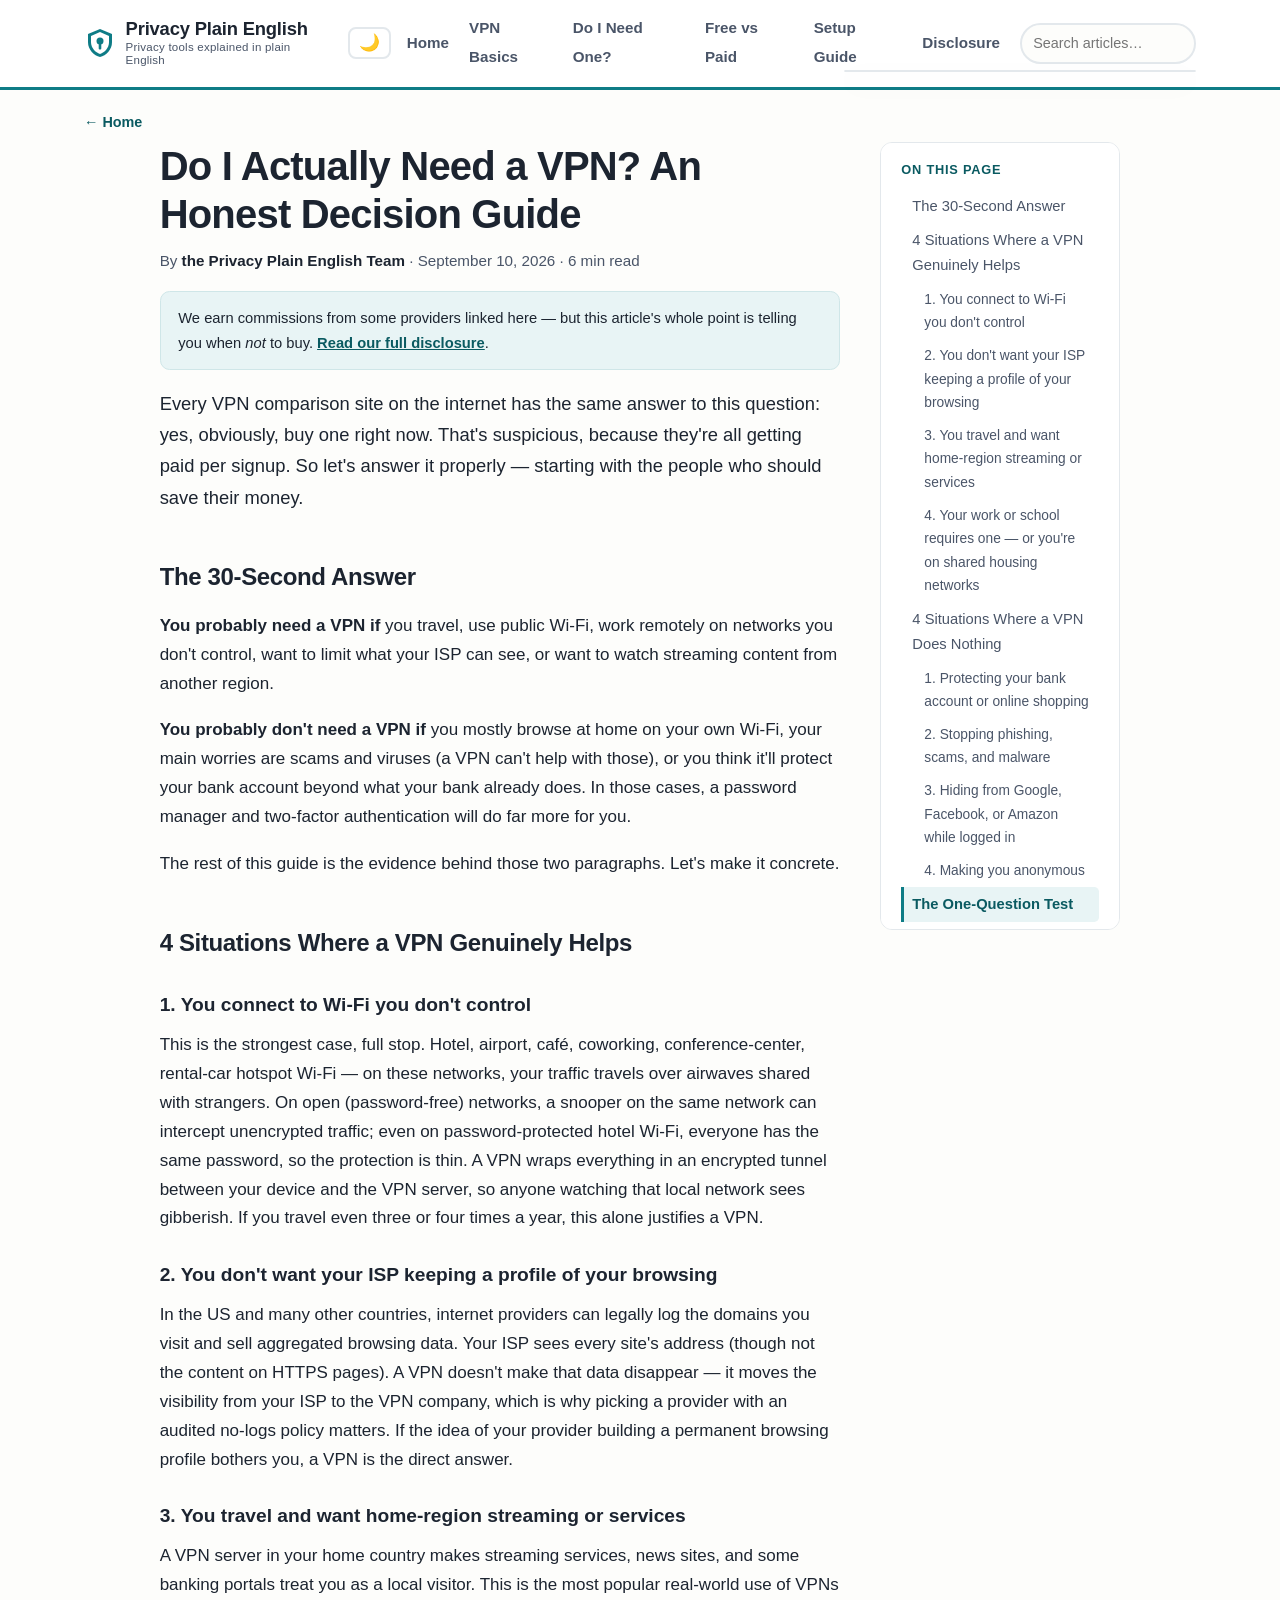
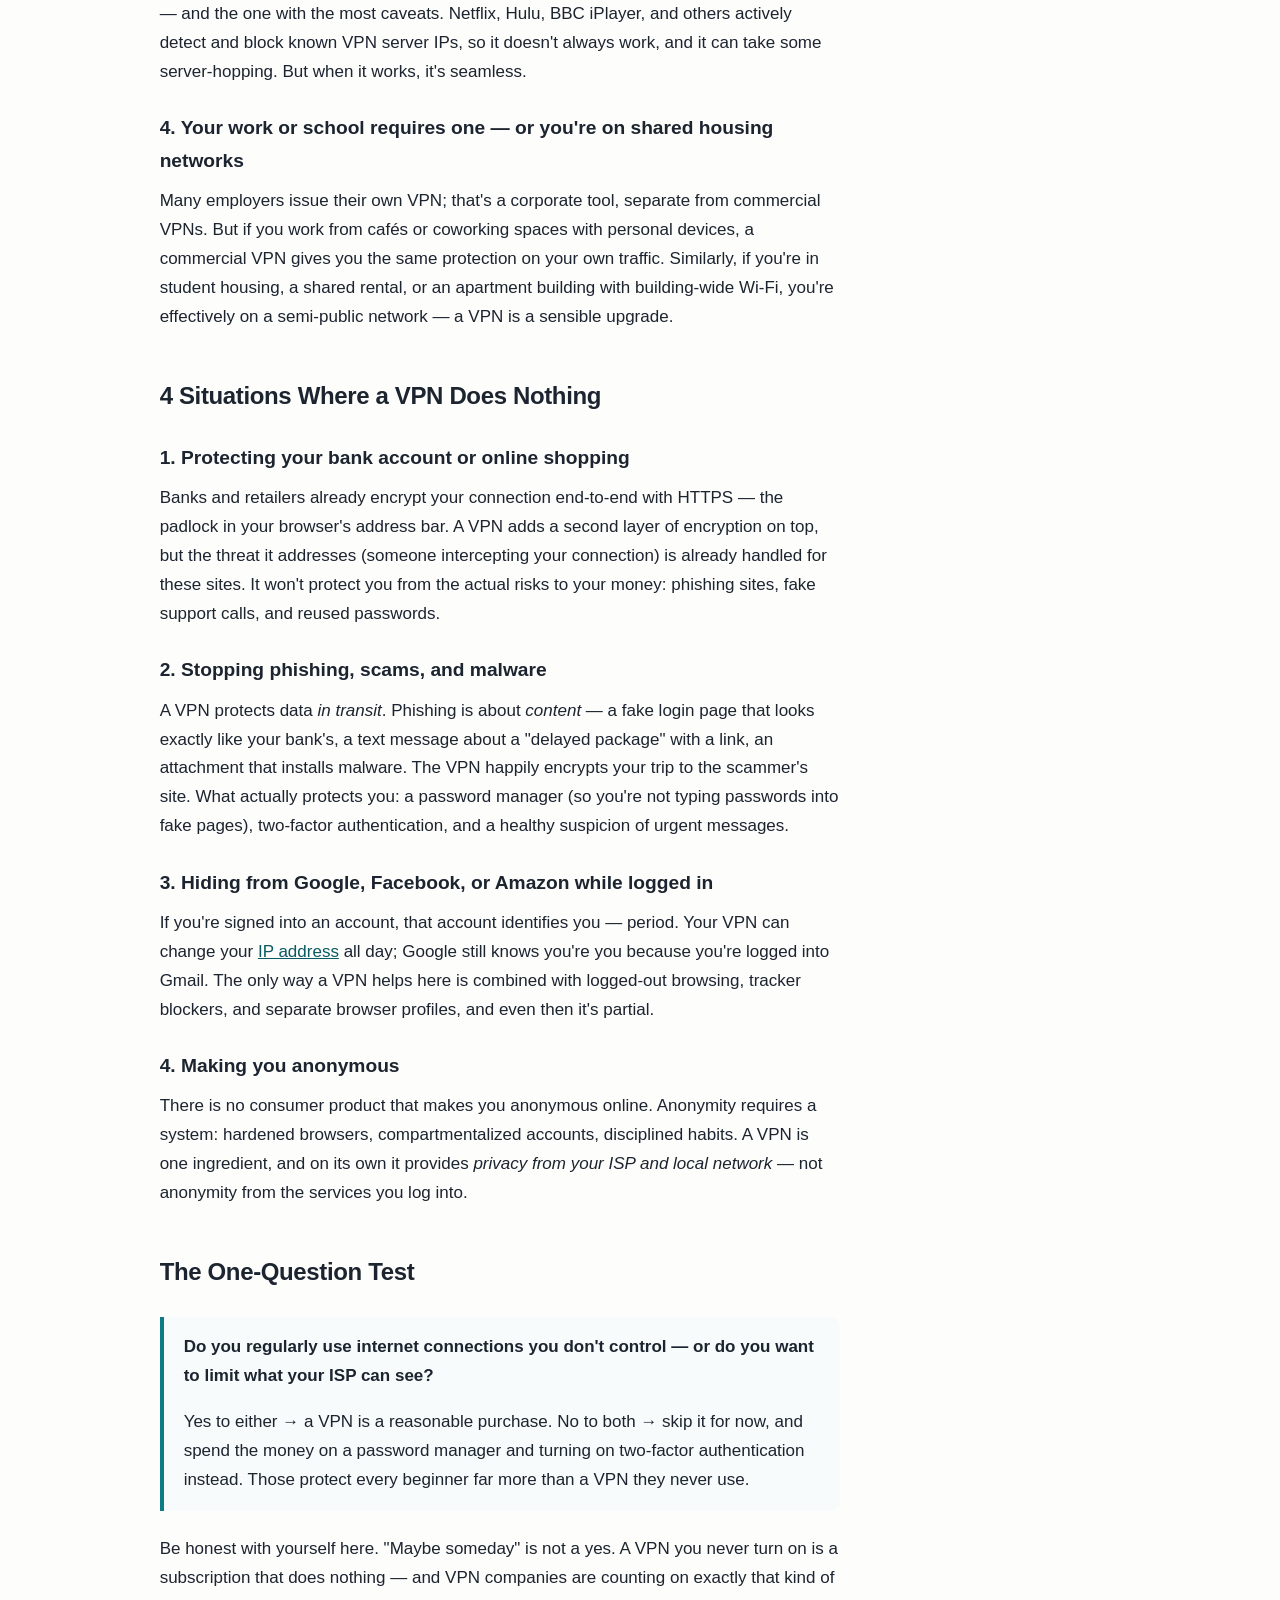
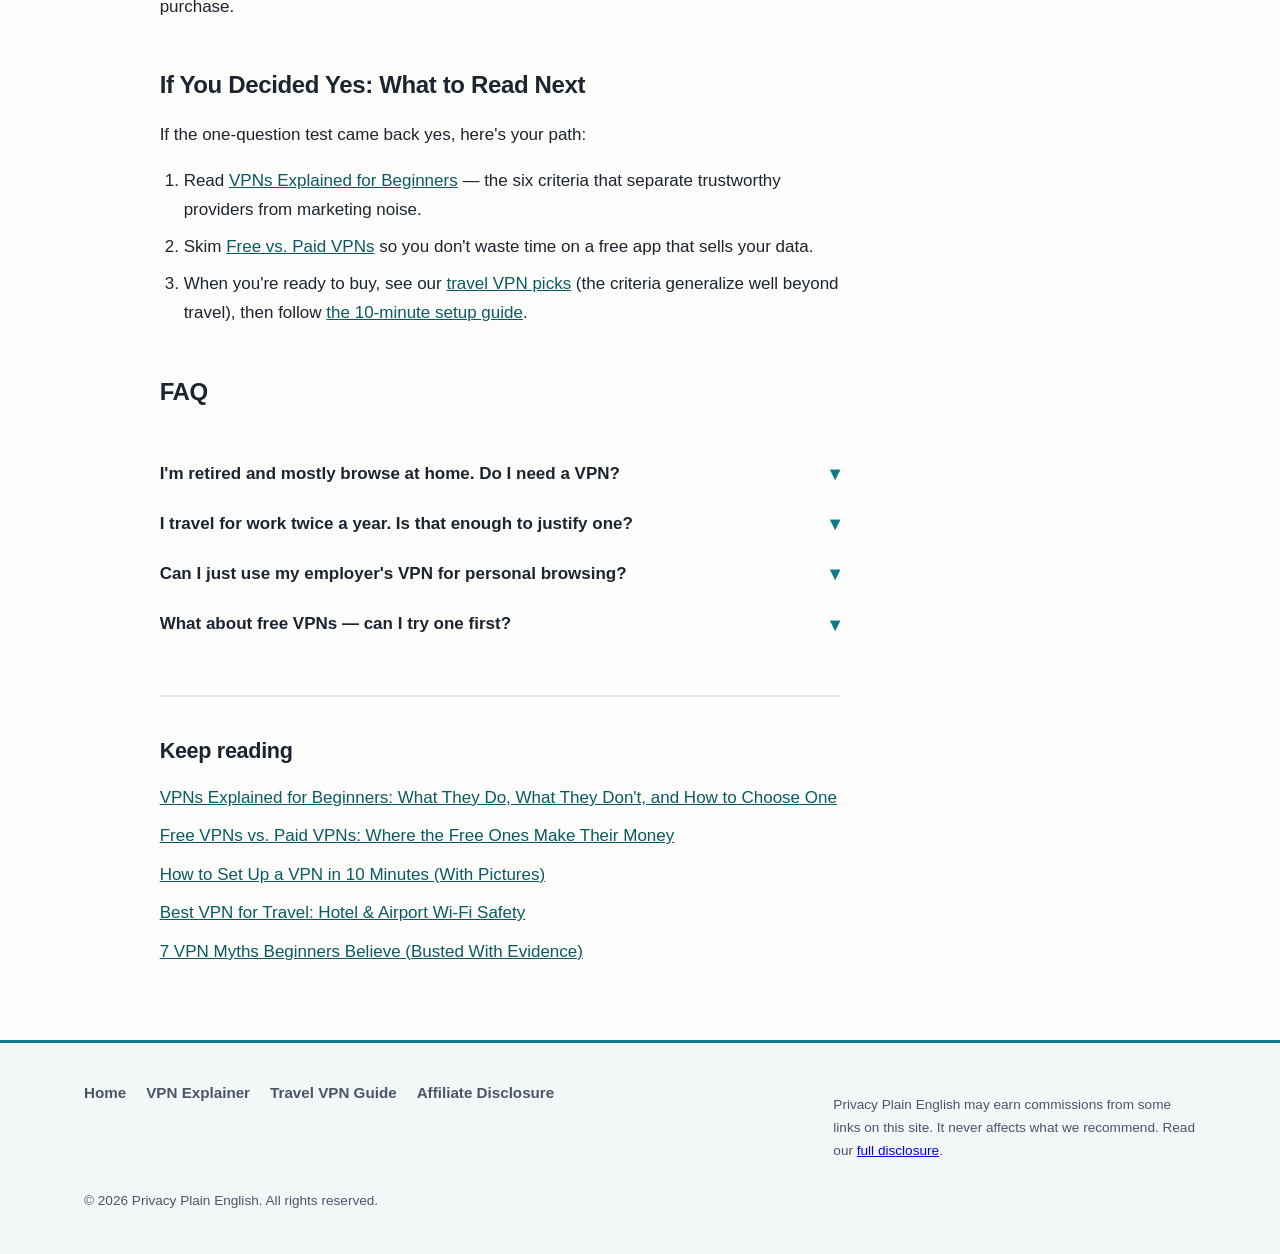
<file: articles/do-i-need-a-vpn.html>
<!DOCTYPE html>
<html lang="en">
<head>
  <meta charset="UTF-8">
  <meta name="viewport" content="width=device-width, initial-scale=1.0">
  <!-- MEDIVAVINE/JOURNEY: paste ad network script here -->
  <title>Do I Actually Need a VPN? An Honest Decision Guide | Privacy Plain English</title>
  <meta name="description" content="An honest, hype-free decision guide: the 4 situations where a VPN genuinely helps, the 4 where it does nothing, and a one-question test to settle it for your life.">
  <meta property="og:title" content="Do I Actually Need a VPN? An Honest Decision Guide">
  <meta property="og:description" content="We talk some readers OUT of buying. Four real use cases, four myths about needing one, and the one-question test.">
  <meta property="og:type" content="article">
  <meta property="og:url" content="https://vpn-privacy-site.pages.dev/articles/do-i-need-a-vpn.html">
    <script>
  /* Apply saved/auto theme before CSS paints to avoid a flash. */
  try {
    var t = localStorage.getItem('ppe-theme');
    if (t !== 'dark' && t !== 'light') {
      t = (window.matchMedia && window.matchMedia('(prefers-color-scheme: dark)').matches) ? 'dark' : 'light';
    }
    document.documentElement.setAttribute('data-theme', t);
  } catch (e) {}
  </script>
  <link rel="stylesheet" href="../styles.css">
</head>
<body>
  <a class="skip-link" href="#main">Skip to main content</a>
  <header class="site-header">
    <div class="header-inner">
      <a class="brand" href="../index.html" aria-label="Privacy Plain English — home">
        <svg class="brand-mark" viewBox="0 0 32 32" role="img" aria-label="Privacy Plain English logo: a shield with a keyhole">
          <path d="M16 2 L28 7 V15 C28 23 22 28.5 16 30 C10 28.5 4 23 4 15 V7 Z" fill="#0e7c86"/>
          <path d="M16 5 L25 9 V15 C25 21 20.5 25.5 16 27 C11.5 25.5 7 21 7 15 V9 Z" fill="#ffffff"/>
          <circle cx="16" cy="14" r="3.5" fill="#0e7c86"/>
          <rect x="14.7" y="16.5" width="2.6" height="6" rx="1" fill="#0e7c86"/>
        </svg>
        <span class="brand-name">Privacy Plain English<small>Privacy tools explained in plain English</small></span>
      </a>
      <button class="nav-toggle" id="navToggle" aria-expanded="false" aria-controls="primaryNav" aria-label="Open menu">☰ Menu</button>
      <nav class="site-nav" id="primaryNav" aria-label="Primary">
        <ul>
          <li><a href="../index.html">Home</a></li>
          <li><a href="vpn-explained-for-beginners.html">VPN Basics</a></li>
          <li><a href="do-i-need-a-vpn.html">Do I Need One?</a></li>
          <li><a href="free-vs-paid-vpns.html">Free vs Paid</a></li>
          <li><a href="how-to-set-up-a-vpn.html">Setup Guide</a></li>
          <li><a href="../disclosure.html">Disclosure</a></li>
        </ul>
      </nav>
    </div>
  </header>

  <main id="main">
    <div class="wrap">
      <nav class="breadcrumb" aria-label="Breadcrumb"><a href="../index.html">← Home</a></nav>
      <article class="article-body">
        <h1>Do I Actually Need a VPN? An Honest Decision Guide</h1>
        <p class="byline">By <strong>the Privacy Plain English Team</strong> · September 10, 2026 · 6 min read</p>
        <p class="affiliate-notice">We earn commissions from some providers linked here — but this article's whole point is telling you when <em>not</em> to buy. <a href="../disclosure.html">Read our full disclosure</a>.</p>

        <p class="intro-hook">Every VPN comparison site on the internet has the same answer to this question: yes, obviously, buy one right now. That's suspicious, because they're all getting paid per signup. So let's answer it properly — starting with the people who should save their money.</p>

        <h2>The 30-Second Answer</h2>

        <p><strong>You probably need a VPN if</strong> you travel, use public Wi-Fi, work remotely on networks you don't control, want to limit what your ISP can see, or want to watch streaming content from another region.</p>

        <p><strong>You probably don't need a VPN if</strong> you mostly browse at home on your own Wi-Fi, your main worries are scams and viruses (a VPN can't help with those), or you think it'll protect your bank account beyond what your bank already does. In those cases, a password manager and two-factor authentication will do far more for you.</p>

        <p>The rest of this guide is the evidence behind those two paragraphs. Let's make it concrete.</p>

        <h2>4 Situations Where a VPN Genuinely Helps</h2>

        <h3>1. You connect to Wi-Fi you don't control</h3>
        <p>This is the strongest case, full stop. Hotel, airport, café, coworking, conference-center, rental-car hotspot Wi-Fi — on these networks, your traffic travels over airwaves shared with strangers. On open (password-free) networks, a snooper on the same network can intercept unencrypted traffic; even on password-protected hotel Wi-Fi, everyone has the same password, so the protection is thin. A VPN wraps everything in an encrypted tunnel between your device and the VPN server, so anyone watching that local network sees gibberish. If you travel even three or four times a year, this alone justifies a VPN.</p>

        <h3>2. You don't want your ISP keeping a profile of your browsing</h3>
        <p>In the US and many other countries, internet providers can legally log the domains you visit and sell aggregated browsing data. Your ISP sees every site's address (though not the content on HTTPS pages). A VPN doesn't make that data disappear — it moves the visibility from your ISP to the VPN company, which is why picking a provider with an audited no-logs policy matters. If the idea of your provider building a permanent browsing profile bothers you, a VPN is the direct answer.</p>

        <h3>3. You travel and want home-region streaming or services</h3>
        <p>A VPN server in your home country makes streaming services, news sites, and some banking portals treat you as a local visitor. This is the most popular real-world use of VPNs — and the one with the most caveats. Netflix, Hulu, BBC iPlayer, and others actively detect and block known VPN server IPs, so it doesn't always work, and it can take some server-hopping. But when it works, it's seamless.</p>

        <h3>4. Your work or school requires one — or you're on shared housing networks</h3>
        <p>Many employers issue their own VPN; that's a corporate tool, separate from commercial VPNs. But if you work from cafés or coworking spaces with personal devices, a commercial VPN gives you the same protection on your own traffic. Similarly, if you're in student housing, a shared rental, or an apartment building with building-wide Wi-Fi, you're effectively on a semi-public network — a VPN is a sensible upgrade.</p>

        <h2>4 Situations Where a VPN Does Nothing</h2>

        <h3>1. Protecting your bank account or online shopping</h3>
        <p>Banks and retailers already encrypt your connection end-to-end with HTTPS — the padlock in your browser's address bar. A VPN adds a second layer of encryption on top, but the threat it addresses (someone intercepting your connection) is already handled for these sites. It won't protect you from the actual risks to your money: phishing sites, fake support calls, and reused passwords.</p>

        <h3>2. Stopping phishing, scams, and malware</h3>
        <p>A VPN protects data <em>in transit</em>. Phishing is about <em>content</em> — a fake login page that looks exactly like your bank's, a text message about a "delayed package" with a link, an attachment that installs malware. The VPN happily encrypts your trip to the scammer's site. What actually protects you: a password manager (so you're not typing passwords into fake pages), two-factor authentication, and a healthy suspicion of urgent messages.</p>

        <h3>3. Hiding from Google, Facebook, or Amazon while logged in</h3>
        <p>If you're signed into an account, that account identifies you — period. Your VPN can change your <a href="what-is-an-ip-address.html">IP address</a> all day; Google still knows you're you because you're logged into Gmail. The only way a VPN helps here is combined with logged-out browsing, tracker blockers, and separate browser profiles, and even then it's partial.</p>

        <h3>4. Making you anonymous</h3>
        <p>There is no consumer product that makes you anonymous online. Anonymity requires a system: hardened browsers, compartmentalized accounts, disciplined habits. A VPN is one ingredient, and on its own it provides <em>privacy from your ISP and local network</em> — not anonymity from the services you log into.</p>

        <h2>The One-Question Test</h2>

        <div class="callout">
          <p><strong>Do you regularly use internet connections you don't control — or do you want to limit what your ISP can see?</strong></p>
          <p>Yes to either → a VPN is a reasonable purchase. No to both → skip it for now, and spend the money on a password manager and turning on two-factor authentication instead. Those protect every beginner far more than a VPN they never use.</p>
        </div>

        <p>Be honest with yourself here. "Maybe someday" is not a yes. A VPN you never turn on is a subscription that does nothing — and VPN companies are counting on exactly that kind of purchase.</p>

        <h2>If You Decided Yes: What to Read Next</h2>

        <p>If the one-question test came back yes, here's your path:</p>

        <ol>
          <li>Read <a href="vpn-explained-for-beginners.html">VPNs Explained for Beginners</a> — the six criteria that separate trustworthy providers from marketing noise.</li>
          <li>Skim <a href="free-vs-paid-vpns.html">Free vs. Paid VPNs</a> so you don't waste time on a free app that sells your data.</li>
          <li>When you're ready to buy, see our <a href="best-vpn-for-travel.html">travel VPN picks</a> (the criteria generalize well beyond travel), then follow <a href="how-to-set-up-a-vpn.html">the 10-minute setup guide</a>.</li>
        </ol>

        <!-- AFFILIATE: Soft placement only — readers here who decided "yes" are warm but trust-focused. Link to the beginner buying guide ("Best VPNs for Beginners") with affiliate links, framed as "providers that pass the six criteria." Restraint is the point of this article. -->

        <h2>FAQ</h2>

        <dl class="faq">
          <dt>I'm retired and mostly browse at home. Do I need a VPN?</dt>
          <dd>Probably not — as long as your home Wi-Fi has a decent password and WPA2/WPA3 encryption. Your biggest risks are scams and phishing, which a VPN can't touch. A password manager and two-factor authentication are the better investment.</dd>

          <dt>I travel for work twice a year. Is that enough to justify one?</dt>
          <dd>Yes, honestly. Two hotel stays on shared Wi-Fi is exactly the scenario VPNs were made for, and a year-long plan works out to a few dollars a month — cheaper than one airport coffee per month.</dd>

          <dt>Can I just use my employer's VPN for personal browsing?</dt>
          <dd>Don't. Employer VPNs route your traffic through company servers, which means your employer can see it. Use the work VPN for work and a personal VPN (or just your phone's data) for personal browsing.</dd>

          <dt>What about free VPNs — can I try one first?</dt>
          <dd>You can, but read <a href="free-vs-paid-vpns.html">our free-vs-paid breakdown</a> first. Most free VPNs monetize through ads, data collection, or severe limits. The one safe exception: limited free tiers from reputable paid providers.</dd>
        </dl>

        <div class="keep-reading">
          <h2>Keep reading</h2>
          <ul>
            <li><a href="vpn-explained-for-beginners.html">VPNs Explained for Beginners: What They Do, What They Don't, and How to Choose One</a></li>
            <li><a href="free-vs-paid-vpns.html">Free VPNs vs. Paid VPNs: Where the Free Ones Make Their Money</a></li>
            <li><a href="how-to-set-up-a-vpn.html">How to Set Up a VPN in 10 Minutes (With Pictures)</a></li>
            <li><a href="best-vpn-for-travel.html">Best VPN for Travel: Hotel &amp; Airport Wi-Fi Safety</a></li>
            <li><a href="vpn-myths-busted.html">7 VPN Myths Beginners Believe (Busted With Evidence)</a></li>
          </ul>
        </div>
      </article>
    </div>
  </main>

  <footer class="site-footer">
    <div class="wrap">
      <div class="footer-grid">
        <nav aria-label="Footer">
          <ul>
            <li><a href="../index.html">Home</a></li>
            <li><a href="vpn-explained-for-beginners.html">VPN Explainer</a></li>
            <li><a href="best-vpn-for-travel.html">Travel VPN Guide</a></li>
            <li><a href="../disclosure.html">Affiliate Disclosure</a></li>
          </ul>
        </nav>
        <div>
          <p class="footer-note">Privacy Plain English may earn commissions from some links on this site. It never affects what we recommend. Read our <a href="../disclosure.html">full disclosure</a>.</p>
        </div>
      </div>
      <p class="footer-note">© 2026 Privacy Plain English. All rights reserved.</p>
    </div>
  </footer>

  <script src="../assets/site.js" defer></script>
  <script>
    (function () {
      var toggle = document.getElementById('navToggle');
      var nav = document.getElementById('primaryNav');
      function setOpen(open) {
        nav.classList.toggle('open', open);
        toggle.setAttribute('aria-expanded', open ? 'true' : 'false');
        toggle.setAttribute('aria-label', open ? 'Close menu' : 'Open menu');
      }
      toggle.addEventListener('click', function () {
        setOpen(!nav.classList.contains('open'));
      });
      // Close the menu after choosing a link (mobile) so readers land on content.
      nav.addEventListener('click', function (e) {
        if (e.target.closest('a') && nav.classList.contains('open')) {
          setOpen(false);
        }
      });
      // Escape closes the open menu and returns focus to the toggle.
      document.addEventListener('keydown', function (e) {
        if (e.key === 'Escape' && nav.classList.contains('open')) {
          setOpen(false);
          toggle.focus();
        }
      });
    })();
  </script>
</body>
</html>
</file>
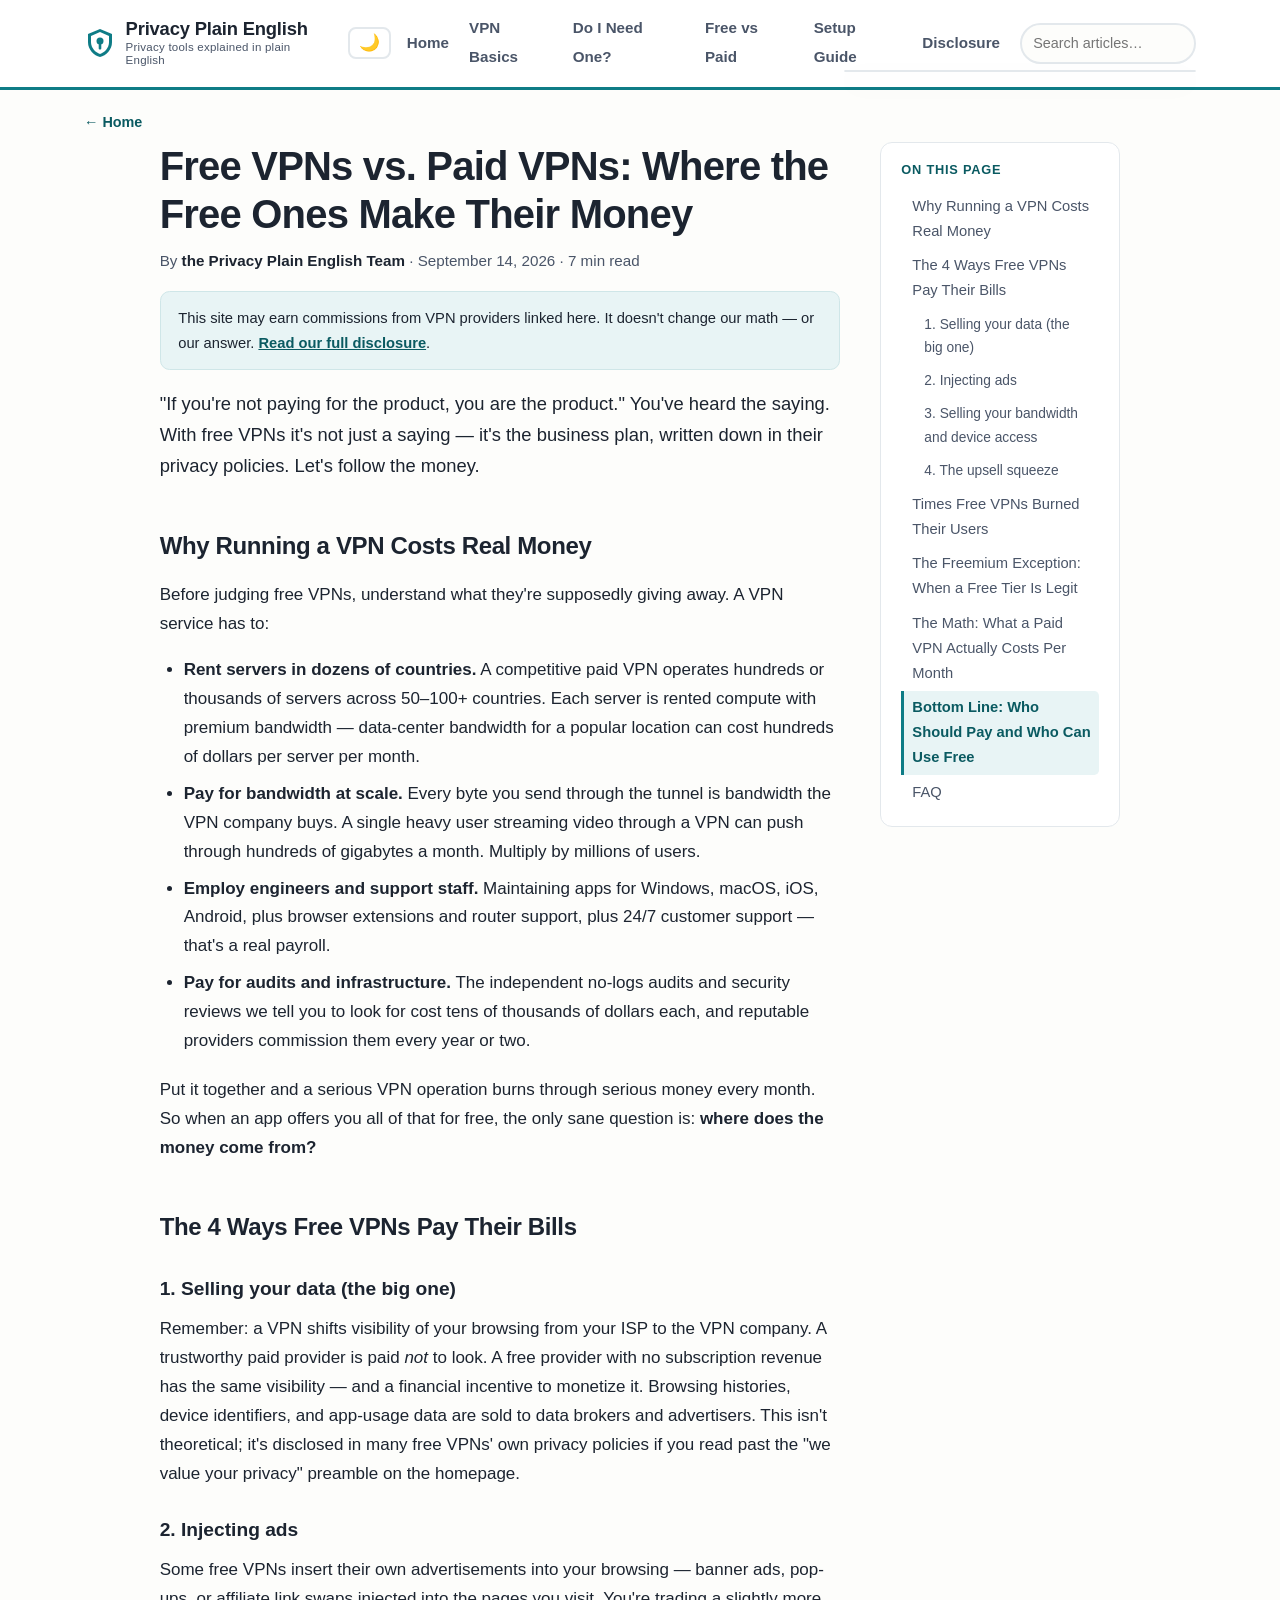
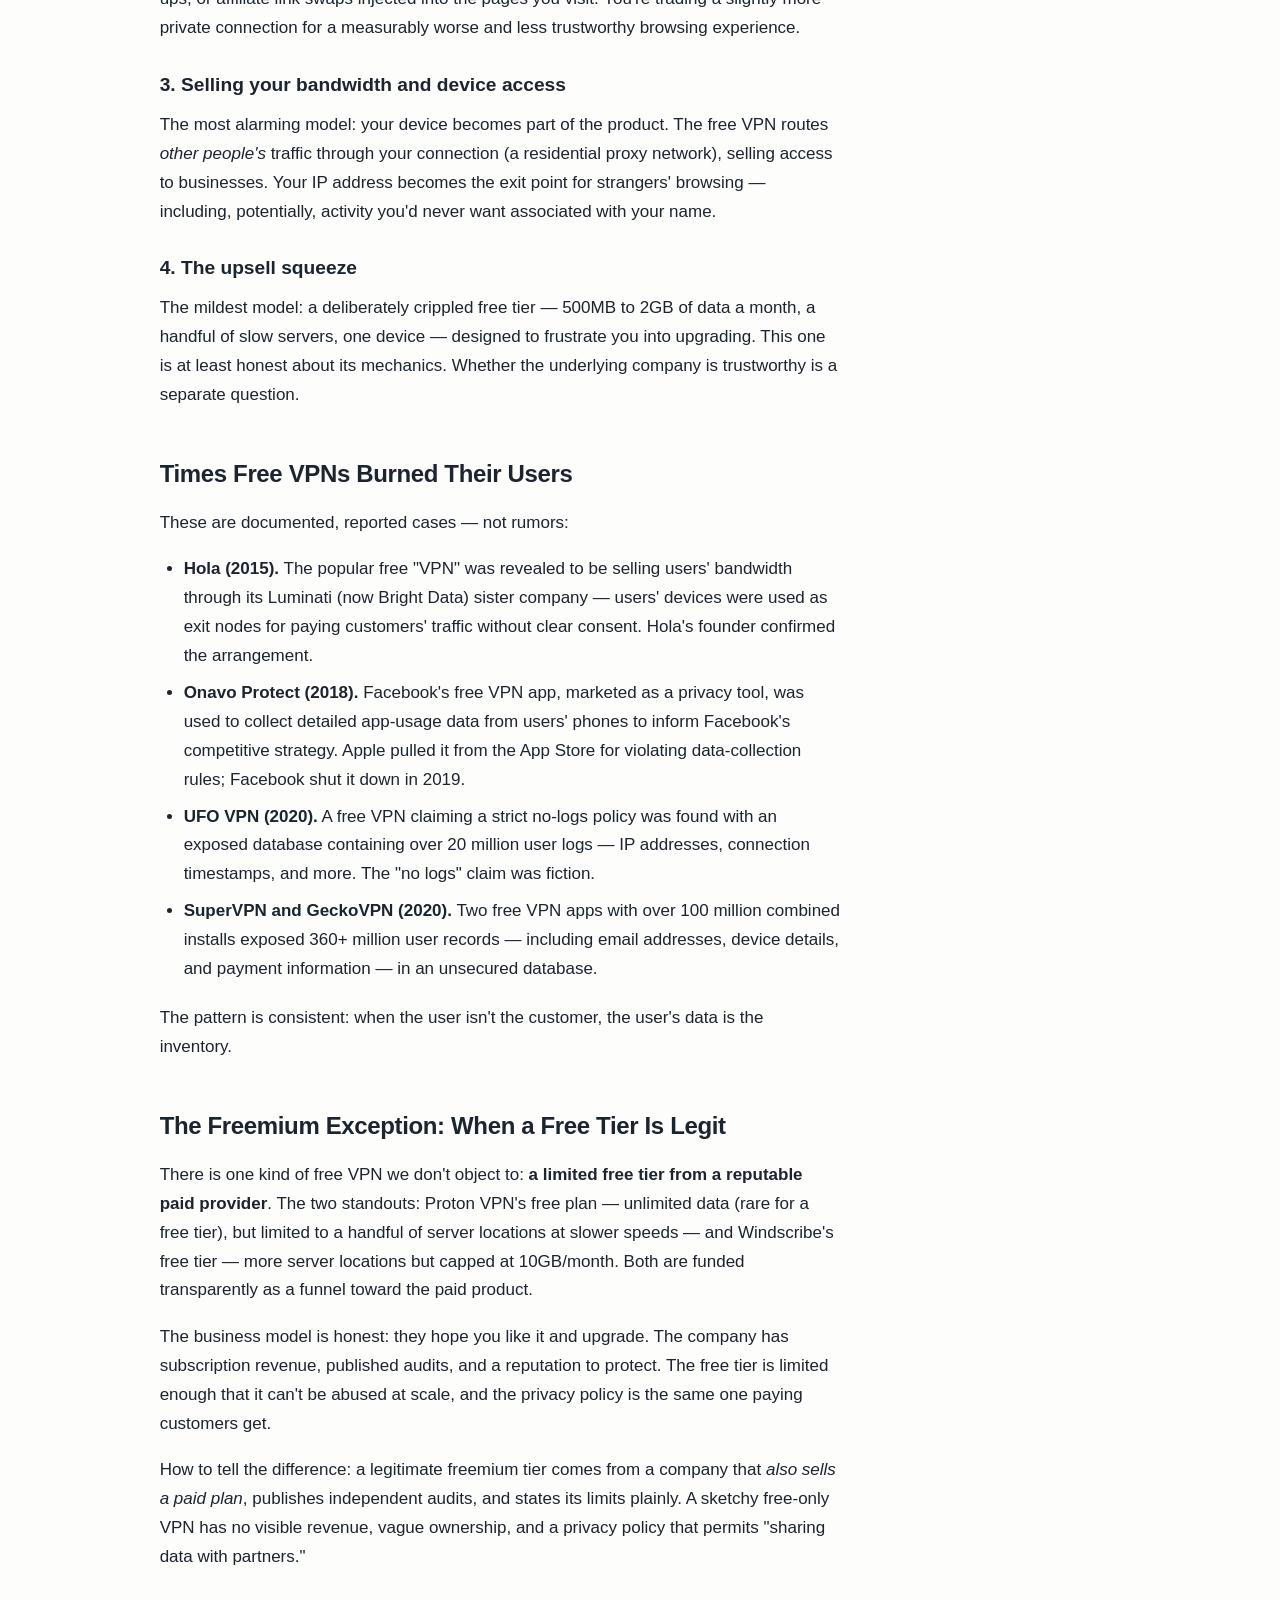
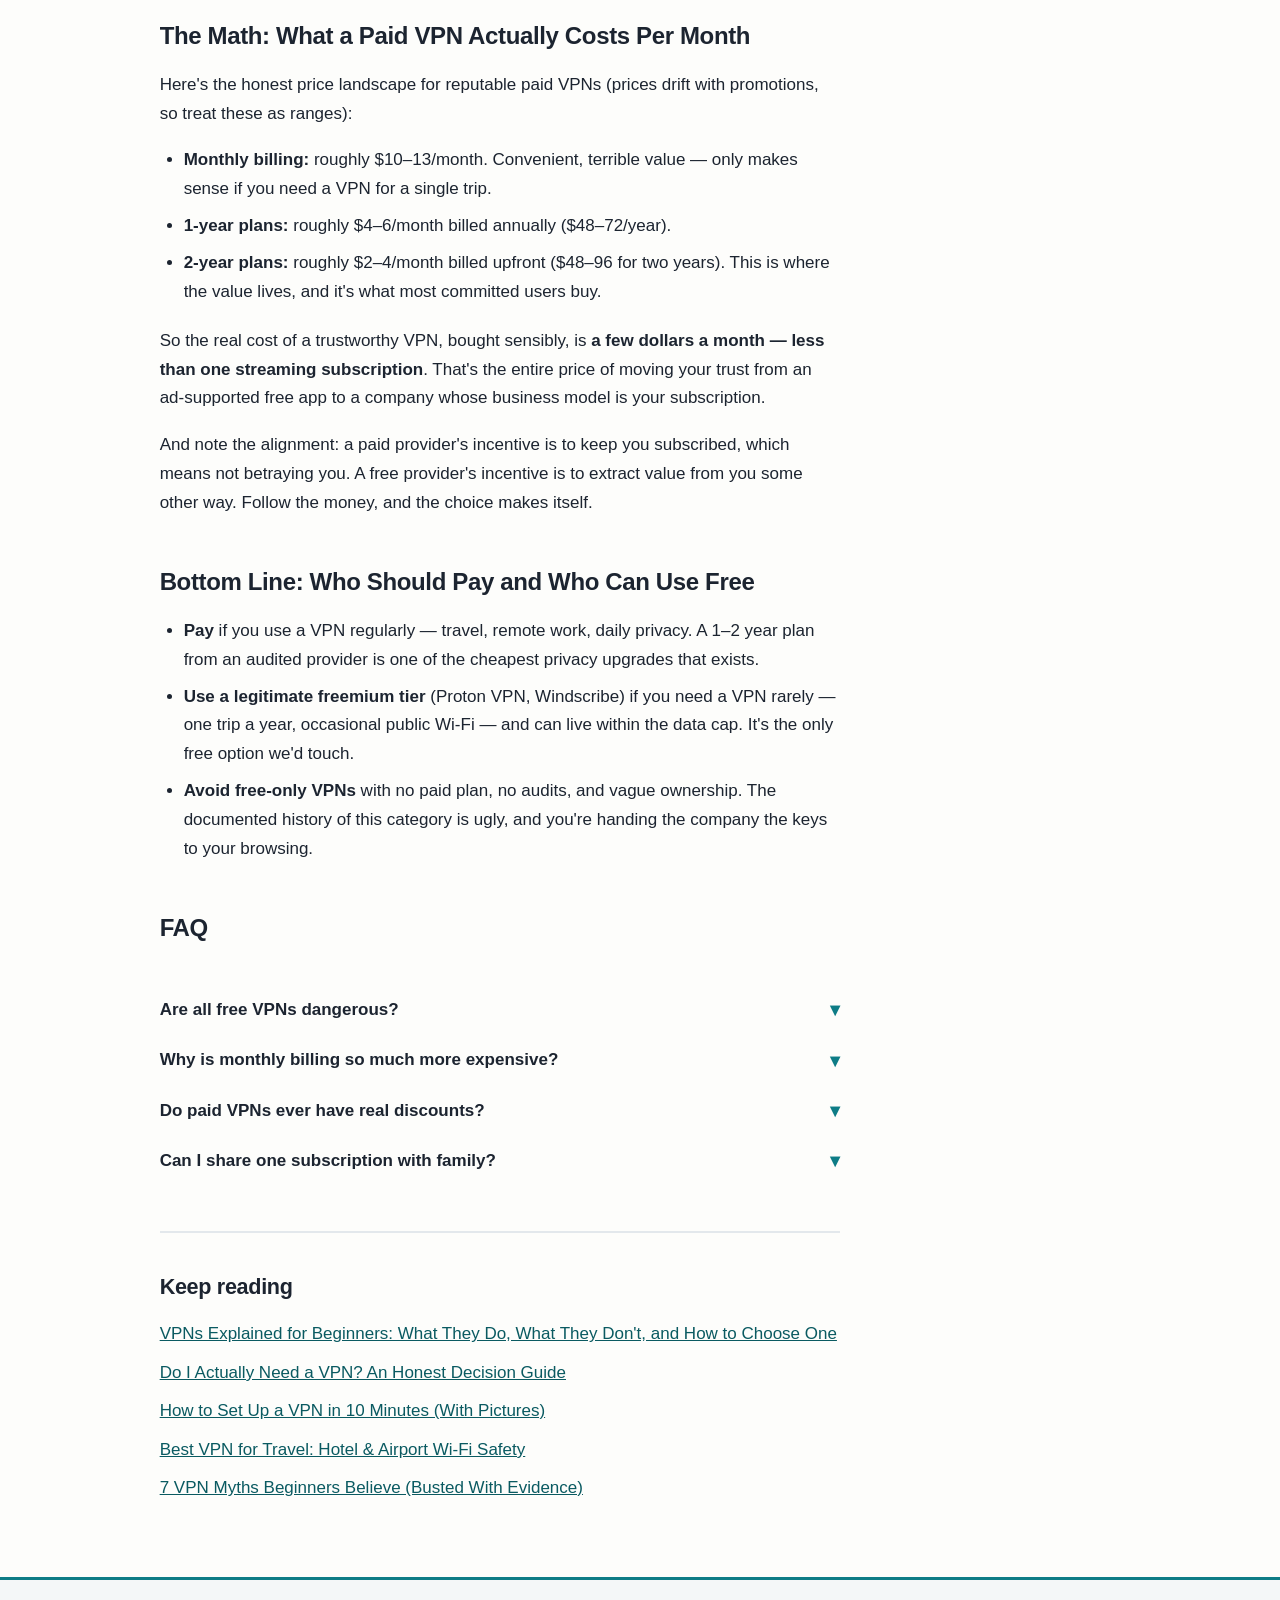
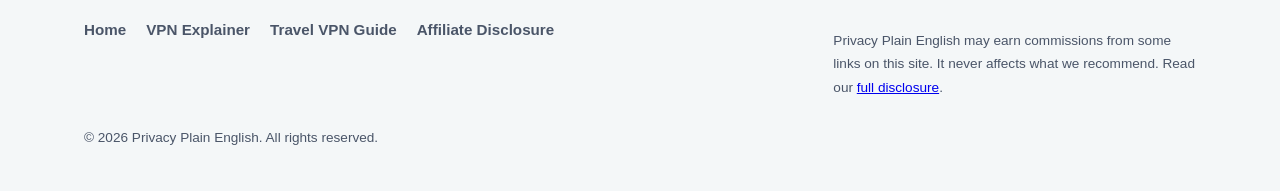
<file: articles/free-vs-paid-vpns.html>
<!DOCTYPE html>
<html lang="en">
<head>
  <meta charset="UTF-8">
  <meta name="viewport" content="width=device-width, initial-scale=1.0">
  <!-- MEDIVAVINE/JOURNEY: paste ad network script here -->
  <title>Free VPNs vs. Paid VPNs: Where the Free Ones Make Their Money | Privacy Plain English</title>
  <meta name="description" content="Running a VPN costs real money — so how is the free one free? The four business models behind free VPNs, documented cases where users got burned, and the honest monthly math.">
  <meta property="og:title" content="Free VPNs vs. Paid VPNs: Where the Free Ones Make Their Money">
  <meta property="og:description" content="Follow the money: data resale, ad injection, upsells — and the one kind of free VPN that's actually legit.">
  <meta property="og:type" content="article">
  <meta property="og:url" content="https://vpn-privacy-site.pages.dev/articles/free-vs-paid-vpns.html">
    <script>
  /* Apply saved/auto theme before CSS paints to avoid a flash. */
  try {
    var t = localStorage.getItem('ppe-theme');
    if (t !== 'dark' && t !== 'light') {
      t = (window.matchMedia && window.matchMedia('(prefers-color-scheme: dark)').matches) ? 'dark' : 'light';
    }
    document.documentElement.setAttribute('data-theme', t);
  } catch (e) {}
  </script>
  <link rel="stylesheet" href="../styles.css">
</head>
<body>
  <a class="skip-link" href="#main">Skip to main content</a>
  <header class="site-header">
    <div class="header-inner">
      <a class="brand" href="../index.html" aria-label="Privacy Plain English — home">
        <svg class="brand-mark" viewBox="0 0 32 32" role="img" aria-label="Privacy Plain English logo: a shield with a keyhole">
          <path d="M16 2 L28 7 V15 C28 23 22 28.5 16 30 C10 28.5 4 23 4 15 V7 Z" fill="#0e7c86"/>
          <path d="M16 5 L25 9 V15 C25 21 20.5 25.5 16 27 C11.5 25.5 7 21 7 15 V9 Z" fill="#ffffff"/>
          <circle cx="16" cy="14" r="3.5" fill="#0e7c86"/>
          <rect x="14.7" y="16.5" width="2.6" height="6" rx="1" fill="#0e7c86"/>
        </svg>
        <span class="brand-name">Privacy Plain English<small>Privacy tools explained in plain English</small></span>
      </a>
      <button class="nav-toggle" id="navToggle" aria-expanded="false" aria-controls="primaryNav" aria-label="Open menu">☰ Menu</button>
      <nav class="site-nav" id="primaryNav" aria-label="Primary">
        <ul>
          <li><a href="../index.html">Home</a></li>
          <li><a href="vpn-explained-for-beginners.html">VPN Basics</a></li>
          <li><a href="do-i-need-a-vpn.html">Do I Need One?</a></li>
          <li><a href="free-vs-paid-vpns.html">Free vs Paid</a></li>
          <li><a href="how-to-set-up-a-vpn.html">Setup Guide</a></li>
          <li><a href="../disclosure.html">Disclosure</a></li>
        </ul>
      </nav>
    </div>
  </header>

  <main id="main">
    <div class="wrap">
      <nav class="breadcrumb" aria-label="Breadcrumb"><a href="../index.html">← Home</a></nav>
      <article class="article-body">
        <h1>Free VPNs vs. Paid VPNs: Where the Free Ones Make Their Money</h1>
        <p class="byline">By <strong>the Privacy Plain English Team</strong> · September 14, 2026 · 7 min read</p>
        <p class="affiliate-notice">This site may earn commissions from VPN providers linked here. It doesn't change our math — or our answer. <a href="../disclosure.html">Read our full disclosure</a>.</p>

        <p class="intro-hook">"If you're not paying for the product, you are the product." You've heard the saying. With free VPNs it's not just a saying — it's the business plan, written down in their privacy policies. Let's follow the money.</p>

        <h2>Why Running a VPN Costs Real Money</h2>

        <p>Before judging free VPNs, understand what they're supposedly giving away. A VPN service has to:</p>

        <ul>
          <li><strong>Rent servers in dozens of countries.</strong> A competitive paid VPN operates hundreds or thousands of servers across 50–100+ countries. Each server is rented compute with premium bandwidth — data-center bandwidth for a popular location can cost hundreds of dollars per server per month.</li>
          <li><strong>Pay for bandwidth at scale.</strong> Every byte you send through the tunnel is bandwidth the VPN company buys. A single heavy user streaming video through a VPN can push through hundreds of gigabytes a month. Multiply by millions of users.</li>
          <li><strong>Employ engineers and support staff.</strong> Maintaining apps for Windows, macOS, iOS, Android, plus browser extensions and router support, plus 24/7 customer support — that's a real payroll.</li>
          <li><strong>Pay for audits and infrastructure.</strong> The independent no-logs audits and security reviews we tell you to look for cost tens of thousands of dollars each, and reputable providers commission them every year or two.</li>
        </ul>

        <p>Put it together and a serious VPN operation burns through serious money every month. So when an app offers you all of that for free, the only sane question is: <strong>where does the money come from?</strong></p>

        <h2>The 4 Ways Free VPNs Pay Their Bills</h2>

        <h3>1. Selling your data (the big one)</h3>
        <p>Remember: a VPN shifts visibility of your browsing from your ISP to the VPN company. A trustworthy paid provider is paid <em>not</em> to look. A free provider with no subscription revenue has the same visibility — and a financial incentive to monetize it. Browsing histories, device identifiers, and app-usage data are sold to data brokers and advertisers. This isn't theoretical; it's disclosed in many free VPNs' own privacy policies if you read past the "we value your privacy" preamble on the homepage.</p>

        <h3>2. Injecting ads</h3>
        <p>Some free VPNs insert their own advertisements into your browsing — banner ads, pop-ups, or affiliate link swaps injected into the pages you visit. You're trading a slightly more private connection for a measurably worse and less trustworthy browsing experience.</p>

        <h3>3. Selling your bandwidth and device access</h3>
        <p>The most alarming model: your device becomes part of the product. The free VPN routes <em>other people's</em> traffic through your connection (a residential proxy network), selling access to businesses. Your IP address becomes the exit point for strangers' browsing — including, potentially, activity you'd never want associated with your name.</p>

        <h3>4. The upsell squeeze</h3>
        <p>The mildest model: a deliberately crippled free tier — 500MB to 2GB of data a month, a handful of slow servers, one device — designed to frustrate you into upgrading. This one is at least honest about its mechanics. Whether the underlying company is trustworthy is a separate question.</p>

        <h2>Times Free VPNs Burned Their Users</h2>

        <p>These are documented, reported cases — not rumors:</p>

        <ul>
          <li><strong>Hola (2015).</strong> The popular free "VPN" was revealed to be selling users' bandwidth through its Luminati (now Bright Data) sister company — users' devices were used as exit nodes for paying customers' traffic without clear consent. Hola's founder confirmed the arrangement.</li>
          <li><strong>Onavo Protect (2018).</strong> Facebook's free VPN app, marketed as a privacy tool, was used to collect detailed app-usage data from users' phones to inform Facebook's competitive strategy. Apple pulled it from the App Store for violating data-collection rules; Facebook shut it down in 2019.</li>
          <li><strong>UFO VPN (2020).</strong> A free VPN claiming a strict no-logs policy was found with an exposed database containing over 20 million user logs — IP addresses, connection timestamps, and more. The "no logs" claim was fiction.</li>
          <li><strong>SuperVPN and GeckoVPN (2020).</strong> Two free VPN apps with over 100 million combined installs exposed 360+ million user records — including email addresses, device details, and payment information — in an unsecured database.</li>
        </ul>

        <p>The pattern is consistent: when the user isn't the customer, the user's data is the inventory.</p>

        <h2>The Freemium Exception: When a Free Tier Is Legit</h2>

        <p>There is one kind of free VPN we don't object to: <strong>a limited free tier from a reputable paid provider</strong>. The two standouts: Proton VPN's free plan — unlimited data (rare for a free tier), but limited to a handful of server locations at slower speeds — and Windscribe's free tier — more server locations but capped at 10GB/month. Both are funded transparently as a funnel toward the paid product.</p>

        <p>The business model is honest: they hope you like it and upgrade. The company has subscription revenue, published audits, and a reputation to protect. The free tier is limited enough that it can't be abused at scale, and the privacy policy is the same one paying customers get.</p>

        <p>How to tell the difference: a legitimate freemium tier comes from a company that <em>also sells a paid plan</em>, publishes independent audits, and states its limits plainly. A sketchy free-only VPN has no visible revenue, vague ownership, and a privacy policy that permits "sharing data with partners."</p>

        <h2>The Math: What a Paid VPN Actually Costs Per Month</h2>

        <p>Here's the honest price landscape for reputable paid VPNs (prices drift with promotions, so treat these as ranges):</p>

        <ul>
          <li><strong>Monthly billing:</strong> roughly $10–13/month. Convenient, terrible value — only makes sense if you need a VPN for a single trip.</li>
          <li><strong>1-year plans:</strong> roughly $4–6/month billed annually ($48–72/year).</li>
          <li><strong>2-year plans:</strong> roughly $2–4/month billed upfront ($48–96 for two years). This is where the value lives, and it's what most committed users buy.</li>
        </ul>

        <p>So the real cost of a trustworthy VPN, bought sensibly, is <strong>a few dollars a month — less than one streaming subscription</strong>. That's the entire price of moving your trust from an ad-supported free app to a company whose business model is your subscription.</p>

        <p>And note the alignment: a paid provider's incentive is to keep you subscribed, which means not betraying you. A free provider's incentive is to extract value from you some other way. Follow the money, and the choice makes itself.</p>

        <!-- AFFILIATE: Readers doing the cost math are at peak buying intent. Place "Best Cheap VPNs That Are Still Trustworthy" links here — affiliate-linked provider names with brief methodology notes (audited no-logs, kill switch, WireGuard). -->

        <h2>Bottom Line: Who Should Pay and Who Can Use Free</h2>

        <ul>
          <li><strong>Pay</strong> if you use a VPN regularly — travel, remote work, daily privacy. A 1–2 year plan from an audited provider is one of the cheapest privacy upgrades that exists.</li>
          <li><strong>Use a legitimate freemium tier</strong> (Proton VPN, Windscribe) if you need a VPN rarely — one trip a year, occasional public Wi-Fi — and can live within the data cap. It's the only free option we'd touch.</li>
          <li><strong>Avoid free-only VPNs</strong> with no paid plan, no audits, and vague ownership. The documented history of this category is ugly, and you're handing the company the keys to your browsing.</li>
        </ul>

        <h2>FAQ</h2>

        <dl class="faq">
          <dt>Are all free VPNs dangerous?</dt>
          <dd>No — but the <em>category</em> "free-only VPN with no visible revenue" has a terrible track record. Freemium tiers from reputable paid providers are the exception, and they're limited on purpose.</dd>

          <dt>Why is monthly billing so much more expensive?</dt>
          <dd>It's deliberate pricing psychology: the monthly rate anchors high so the 1–2 year plans look like a deal. If you only need a VPN for one trip, one month at ~$11 is still fine — just cancel after.</dd>

          <dt>Do paid VPNs ever have real discounts?</dt>
          <dd>Constantly — and that's the catch. "83% off!" usually means 83% off an inflated monthly anchor price, not off a fair price. Compare the actual dollars-per-month on the 1–2 year plan, not the discount percentage.</dd>

          <dt>Can I share one subscription with family?</dt>
          <dd>Most paid plans allow 5–10 simultaneous device connections, which comfortably covers a household. Check the provider's device limit before buying — it's listed on every pricing page.</dd>
        </dl>

        <div class="keep-reading">
          <h2>Keep reading</h2>
          <ul>
            <li><a href="vpn-explained-for-beginners.html">VPNs Explained for Beginners: What They Do, What They Don't, and How to Choose One</a></li>
            <li><a href="do-i-need-a-vpn.html">Do I Actually Need a VPN? An Honest Decision Guide</a></li>
            <li><a href="how-to-set-up-a-vpn.html">How to Set Up a VPN in 10 Minutes (With Pictures)</a></li>
            <li><a href="best-vpn-for-travel.html">Best VPN for Travel: Hotel &amp; Airport Wi-Fi Safety</a></li>
            <li><a href="vpn-myths-busted.html">7 VPN Myths Beginners Believe (Busted With Evidence)</a></li>
          </ul>
        </div>
      </article>
    </div>
  </main>

  <footer class="site-footer">
    <div class="wrap">
      <div class="footer-grid">
        <nav aria-label="Footer">
          <ul>
            <li><a href="../index.html">Home</a></li>
            <li><a href="vpn-explained-for-beginners.html">VPN Explainer</a></li>
            <li><a href="best-vpn-for-travel.html">Travel VPN Guide</a></li>
            <li><a href="../disclosure.html">Affiliate Disclosure</a></li>
          </ul>
        </nav>
        <div>
          <p class="footer-note">Privacy Plain English may earn commissions from some links on this site. It never affects what we recommend. Read our <a href="../disclosure.html">full disclosure</a>.</p>
        </div>
      </div>
      <p class="footer-note">© 2026 Privacy Plain English. All rights reserved.</p>
    </div>
  </footer>

  <script src="../assets/site.js" defer></script>
  <script>
    (function () {
      var toggle = document.getElementById('navToggle');
      var nav = document.getElementById('primaryNav');
      function setOpen(open) {
        nav.classList.toggle('open', open);
        toggle.setAttribute('aria-expanded', open ? 'true' : 'false');
        toggle.setAttribute('aria-label', open ? 'Close menu' : 'Open menu');
      }
      toggle.addEventListener('click', function () {
        setOpen(!nav.classList.contains('open'));
      });
      // Close the menu after choosing a link (mobile) so readers land on content.
      nav.addEventListener('click', function (e) {
        if (e.target.closest('a') && nav.classList.contains('open')) {
          setOpen(false);
        }
      });
      // Escape closes the open menu and returns focus to the toggle.
      document.addEventListener('keydown', function (e) {
        if (e.key === 'Escape' && nav.classList.contains('open')) {
          setOpen(false);
          toggle.focus();
        }
      });
    })();
  </script>
</body>
</html>
</file>
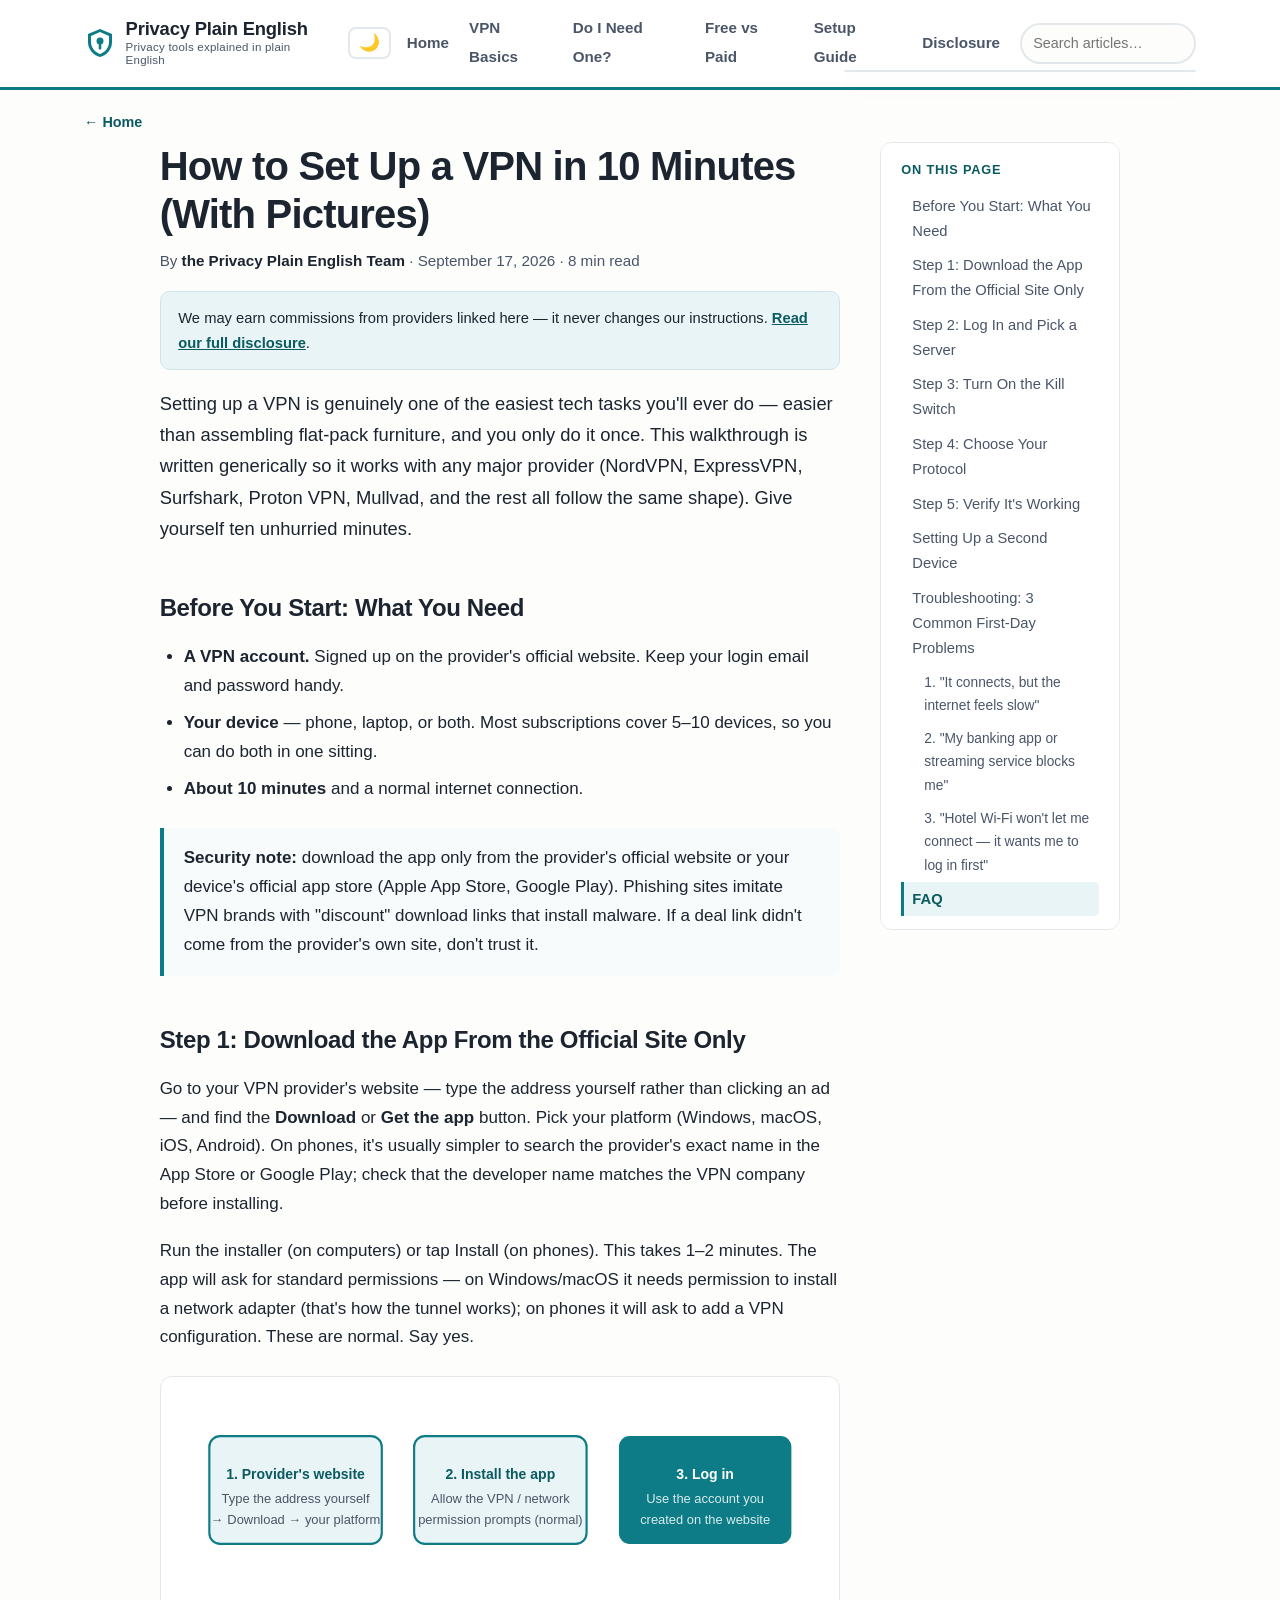
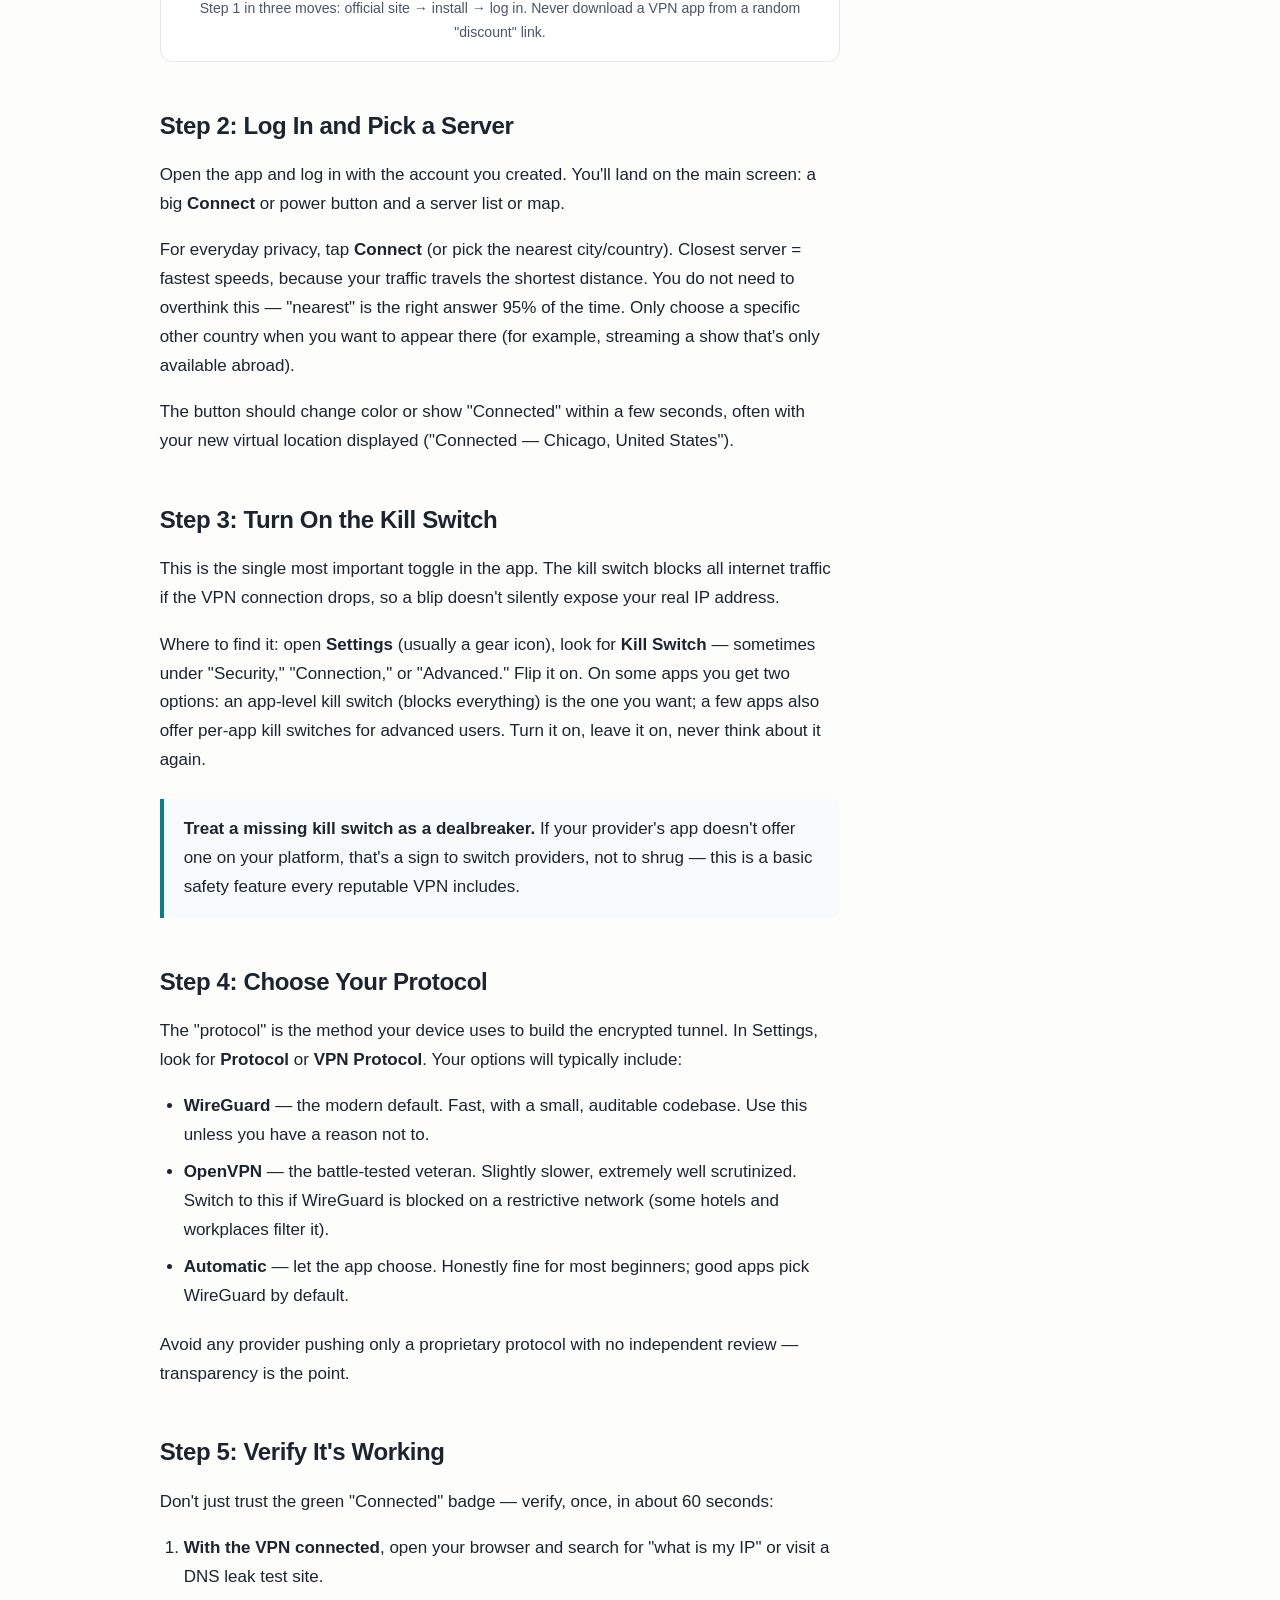
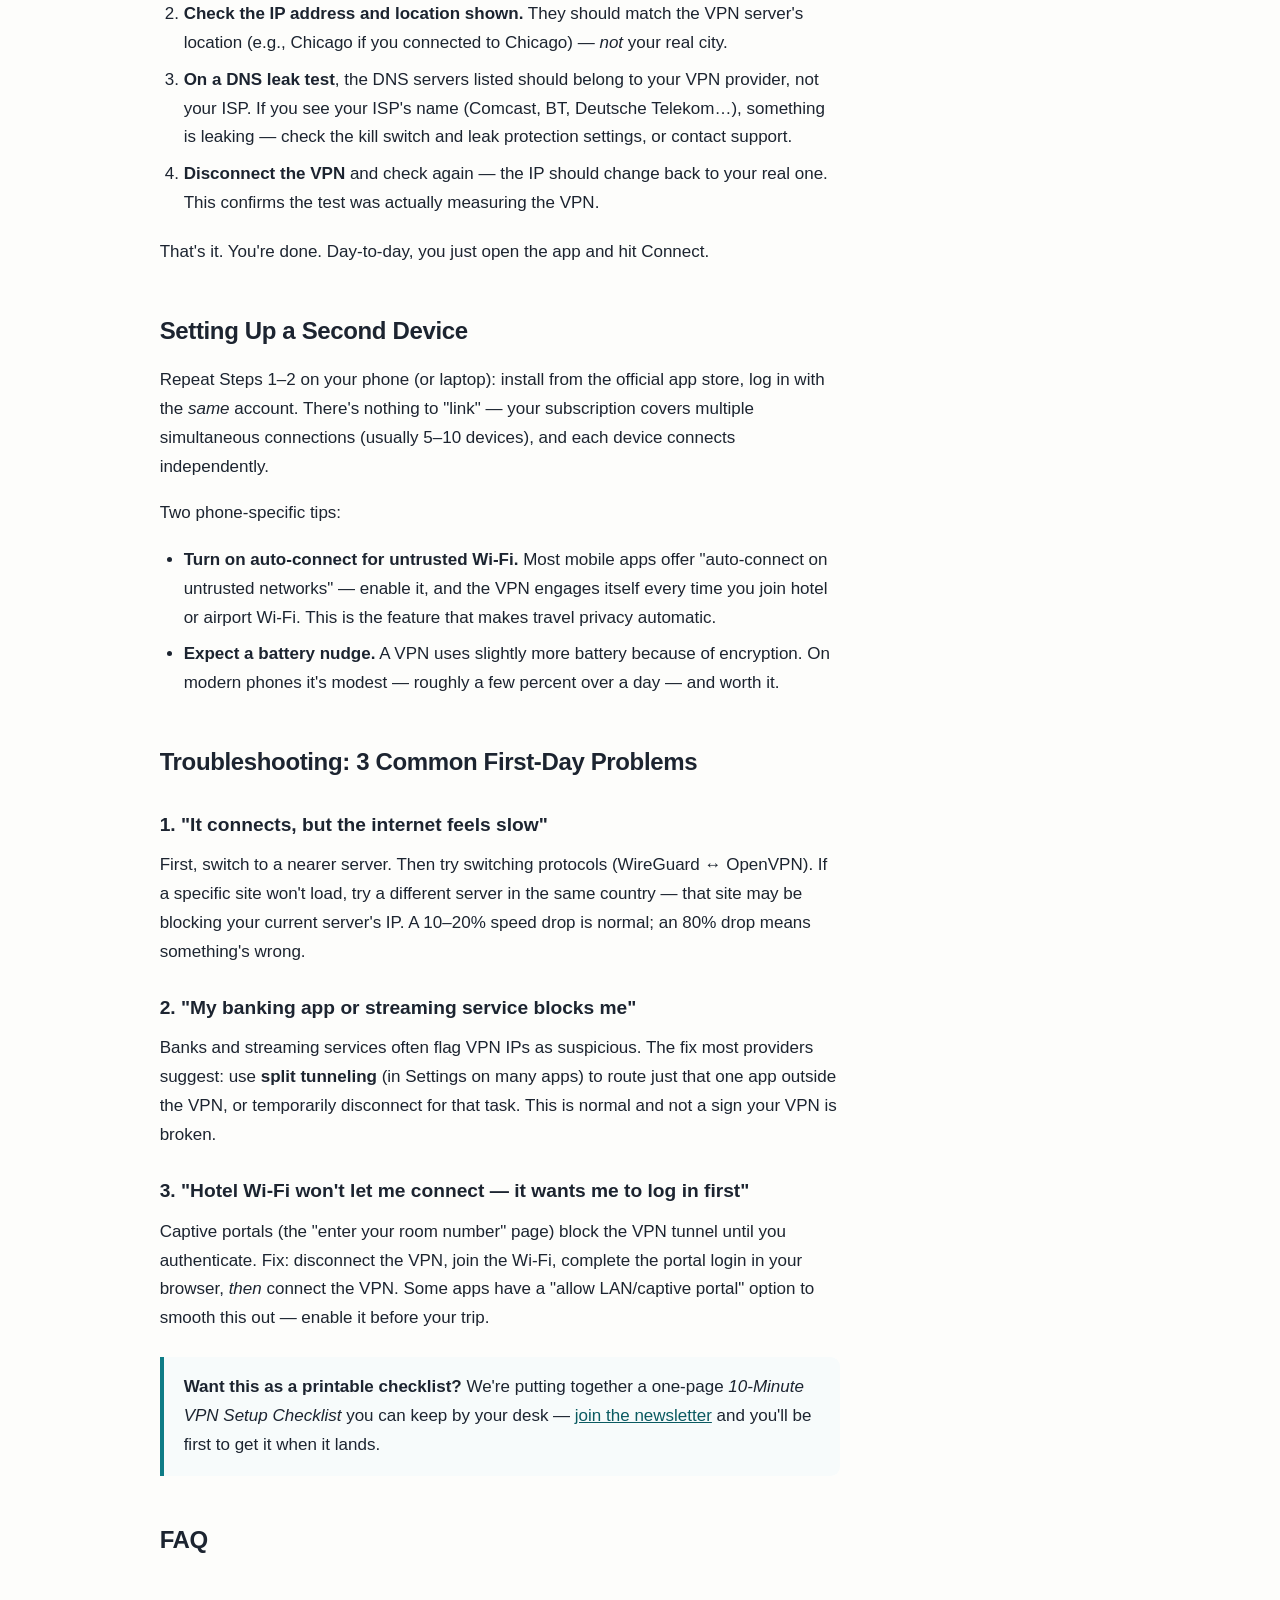
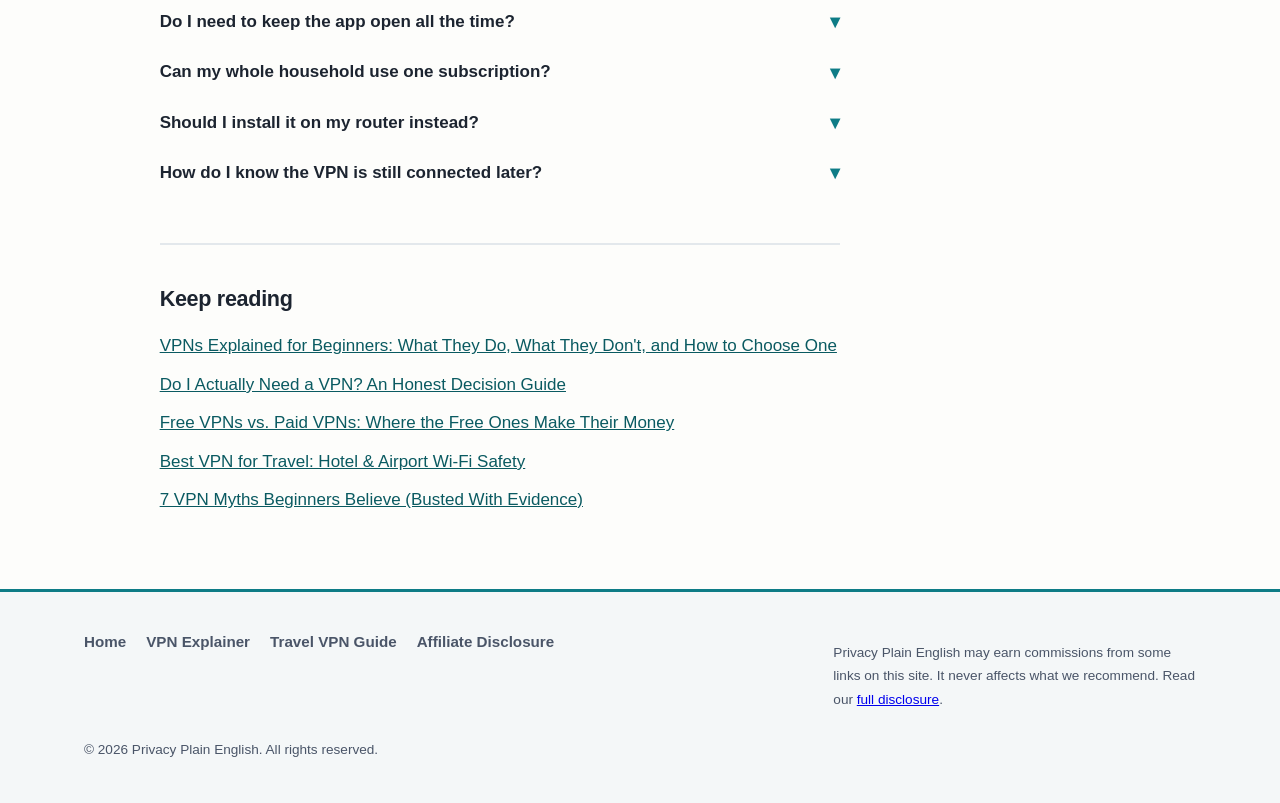
<file: articles/how-to-set-up-a-vpn.html>
<!DOCTYPE html>
<html lang="en">
<head>
  <meta charset="UTF-8">
  <meta name="viewport" content="width=device-width, initial-scale=1.0">
  <!-- MEDIVAVINE/JOURNEY: paste ad network script here -->
  <title>How to Set Up a VPN in 10 Minutes (With Pictures) | Privacy Plain English</title>
  <meta name="description" content="A click-by-click VPN setup walkthrough for total beginners: download the app, connect, turn on the kill switch, verify it's working. Done in 10 minutes on any major provider.">
  <meta property="og:title" content="How to Set Up a VPN in 10 Minutes (With Pictures)">
  <meta property="og:description" content="The beginner VPN setup walkthrough: 5 steps, screenshots described at each one, and how to verify your tunnel actually works.">
  <meta property="og:type" content="article">
  <meta property="og:url" content="https://vpn-privacy-site.pages.dev/articles/how-to-set-up-a-vpn.html">
    <script>
  /* Apply saved/auto theme before CSS paints to avoid a flash. */
  try {
    var t = localStorage.getItem('ppe-theme');
    if (t !== 'dark' && t !== 'light') {
      t = (window.matchMedia && window.matchMedia('(prefers-color-scheme: dark)').matches) ? 'dark' : 'light';
    }
    document.documentElement.setAttribute('data-theme', t);
  } catch (e) {}
  </script>
  <link rel="stylesheet" href="../styles.css">
</head>
<body>
  <a class="skip-link" href="#main">Skip to main content</a>
  <header class="site-header">
    <div class="header-inner">
      <a class="brand" href="../index.html" aria-label="Privacy Plain English — home">
        <svg class="brand-mark" viewBox="0 0 32 32" role="img" aria-label="Privacy Plain English logo: a shield with a keyhole">
          <path d="M16 2 L28 7 V15 C28 23 22 28.5 16 30 C10 28.5 4 23 4 15 V7 Z" fill="#0e7c86"/>
          <path d="M16 5 L25 9 V15 C25 21 20.5 25.5 16 27 C11.5 25.5 7 21 7 15 V9 Z" fill="#ffffff"/>
          <circle cx="16" cy="14" r="3.5" fill="#0e7c86"/>
          <rect x="14.7" y="16.5" width="2.6" height="6" rx="1" fill="#0e7c86"/>
        </svg>
        <span class="brand-name">Privacy Plain English<small>Privacy tools explained in plain English</small></span>
      </a>
      <button class="nav-toggle" id="navToggle" aria-expanded="false" aria-controls="primaryNav" aria-label="Open menu">☰ Menu</button>
      <nav class="site-nav" id="primaryNav" aria-label="Primary">
        <ul>
          <li><a href="../index.html">Home</a></li>
          <li><a href="vpn-explained-for-beginners.html">VPN Basics</a></li>
          <li><a href="do-i-need-a-vpn.html">Do I Need One?</a></li>
          <li><a href="free-vs-paid-vpns.html">Free vs Paid</a></li>
          <li><a href="how-to-set-up-a-vpn.html">Setup Guide</a></li>
          <li><a href="../disclosure.html">Disclosure</a></li>
        </ul>
      </nav>
    </div>
  </header>

  <main id="main">
    <div class="wrap">
      <nav class="breadcrumb" aria-label="Breadcrumb"><a href="../index.html">← Home</a></nav>
      <article class="article-body">
        <h1>How to Set Up a VPN in 10 Minutes (With Pictures)</h1>
        <p class="byline">By <strong>the Privacy Plain English Team</strong> · September 17, 2026 · 8 min read</p>
        <p class="affiliate-notice">We may earn commissions from providers linked here — it never changes our instructions. <a href="../disclosure.html">Read our full disclosure</a>.</p>

        <p class="intro-hook">Setting up a VPN is genuinely one of the easiest tech tasks you'll ever do — easier than assembling flat-pack furniture, and you only do it once. This walkthrough is written generically so it works with any major provider (NordVPN, ExpressVPN, Surfshark, Proton VPN, Mullvad, and the rest all follow the same shape). Give yourself ten unhurried minutes.</p>

        <!-- AFFILIATE: "Don't have a VPN yet?" callout at the top — link to the beginner buying guide with affiliate links. Readers arriving with a provider in hand get pure value below. -->

        <h2>Before You Start: What You Need</h2>

        <ul>
          <li><strong>A VPN account.</strong> Signed up on the provider's official website. Keep your login email and password handy.</li>
          <li><strong>Your device</strong> — phone, laptop, or both. Most subscriptions cover 5–10 devices, so you can do both in one sitting.</li>
          <li><strong>About 10 minutes</strong> and a normal internet connection.</li>
        </ul>

        <div class="callout">
          <p><strong>Security note:</strong> download the app only from the provider's official website or your device's official app store (Apple App Store, Google Play). Phishing sites imitate VPN brands with "discount" download links that install malware. If a deal link didn't come from the provider's own site, don't trust it.</p>
        </div>

        <h2>Step 1: Download the App From the Official Site Only</h2>

        <p>Go to your VPN provider's website — type the address yourself rather than clicking an ad — and find the <strong>Download</strong> or <strong>Get the app</strong> button. Pick your platform (Windows, macOS, iOS, Android). On phones, it's usually simpler to search the provider's exact name in the App Store or Google Play; check that the developer name matches the VPN company before installing.</p>

        <p>Run the installer (on computers) or tap Install (on phones). This takes 1–2 minutes. The app will ask for standard permissions — on Windows/macOS it needs permission to install a network adapter (that's how the tunnel works); on phones it will ask to add a VPN configuration. These are normal. Say yes.</p>

        <figure class="figure" role="img" aria-labelledby="step1-caption">
          <svg viewBox="0 0 600 180" aria-hidden="true">
            <rect x="30" y="40" width="160" height="100" rx="10" fill="#e8f4f5" stroke="#0e7c86" stroke-width="2"/>
            <text x="110" y="80" text-anchor="middle" font-size="13" fill="#0a5a61" font-weight="bold">1. Provider's website</text>
            <text x="110" y="102" text-anchor="middle" font-size="12" fill="#4a5568">Type the address yourself</text>
            <text x="110" y="122" text-anchor="middle" font-size="12" fill="#4a5568">→ Download → your platform</text>
            <rect x="220" y="40" width="160" height="100" rx="10" fill="#e8f4f5" stroke="#0e7c86" stroke-width="2"/>
            <text x="300" y="80" text-anchor="middle" font-size="13" fill="#0a5a61" font-weight="bold">2. Install the app</text>
            <text x="300" y="102" text-anchor="middle" font-size="12" fill="#4a5568">Allow the VPN / network</text>
            <text x="300" y="122" text-anchor="middle" font-size="12" fill="#4a5568">permission prompts (normal)</text>
            <rect x="410" y="40" width="160" height="100" rx="10" fill="#0e7c86"/>
            <text x="490" y="80" text-anchor="middle" font-size="13" fill="#ffffff" font-weight="bold">3. Log in</text>
            <text x="490" y="102" text-anchor="middle" font-size="12" fill="#d7ecee">Use the account you</text>
            <text x="490" y="122" text-anchor="middle" font-size="12" fill="#d7ecee">created on the website</text>
          </svg>
          <figcaption id="step1-caption">Step 1 in three moves: official site → install → log in. Never download a VPN app from a random "discount" link.</figcaption>
        </figure>

        <h2>Step 2: Log In and Pick a Server</h2>

        <p>Open the app and log in with the account you created. You'll land on the main screen: a big <strong>Connect</strong> or power button and a server list or map.</p>

        <p>For everyday privacy, tap <strong>Connect</strong> (or pick the nearest city/country). Closest server = fastest speeds, because your traffic travels the shortest distance. You do not need to overthink this — "nearest" is the right answer 95% of the time. Only choose a specific other country when you want to appear there (for example, streaming a show that's only available abroad).</p>

        <p>The button should change color or show "Connected" within a few seconds, often with your new virtual location displayed ("Connected — Chicago, United States").</p>

        <h2>Step 3: Turn On the Kill Switch</h2>

        <p>This is the single most important toggle in the app. The kill switch blocks all internet traffic if the VPN connection drops, so a blip doesn't silently expose your real IP address.</p>

        <p>Where to find it: open <strong>Settings</strong> (usually a gear icon), look for <strong>Kill Switch</strong> — sometimes under "Security," "Connection," or "Advanced." Flip it on. On some apps you get two options: an app-level kill switch (blocks everything) is the one you want; a few apps also offer per-app kill switches for advanced users. Turn it on, leave it on, never think about it again.</p>

        <div class="callout">
          <p><strong>Treat a missing kill switch as a dealbreaker.</strong> If your provider's app doesn't offer one on your platform, that's a sign to switch providers, not to shrug — this is a basic safety feature every reputable VPN includes.</p>
        </div>

        <h2>Step 4: Choose Your Protocol</h2>

        <p>The "protocol" is the method your device uses to build the encrypted tunnel. In Settings, look for <strong>Protocol</strong> or <strong>VPN Protocol</strong>. Your options will typically include:</p>

        <ul>
          <li><strong>WireGuard</strong> — the modern default. Fast, with a small, auditable codebase. Use this unless you have a reason not to.</li>
          <li><strong>OpenVPN</strong> — the battle-tested veteran. Slightly slower, extremely well scrutinized. Switch to this if WireGuard is blocked on a restrictive network (some hotels and workplaces filter it).</li>
          <li><strong>Automatic</strong> — let the app choose. Honestly fine for most beginners; good apps pick WireGuard by default.</li>
        </ul>

        <p>Avoid any provider pushing only a proprietary protocol with no independent review — transparency is the point.</p>

        <h2>Step 5: Verify It's Working</h2>

        <p>Don't just trust the green "Connected" badge — verify, once, in about 60 seconds:</p>

        <ol>
          <li><strong>With the VPN connected</strong>, open your browser and search for "what is my IP" or visit a DNS leak test site.</li>
          <li><strong>Check the IP address and location shown.</strong> They should match the VPN server's location (e.g., Chicago if you connected to Chicago) — <em>not</em> your real city.</li>
          <li><strong>On a DNS leak test</strong>, the DNS servers listed should belong to your VPN provider, not your ISP. If you see your ISP's name (Comcast, BT, Deutsche Telekom…), something is leaking — check the kill switch and leak protection settings, or contact support.</li>
          <li><strong>Disconnect the VPN</strong> and check again — the IP should change back to your real one. This confirms the test was actually measuring the VPN.</li>
        </ol>

        <p>That's it. You're done. Day-to-day, you just open the app and hit Connect.</p>

        <h2>Setting Up a Second Device</h2>

        <p>Repeat Steps 1–2 on your phone (or laptop): install from the official app store, log in with the <em>same</em> account. There's nothing to "link" — your subscription covers multiple simultaneous connections (usually 5–10 devices), and each device connects independently.</p>

        <p>Two phone-specific tips:</p>
        <ul>
          <li><strong>Turn on auto-connect for untrusted Wi-Fi.</strong> Most mobile apps offer "auto-connect on untrusted networks" — enable it, and the VPN engages itself every time you join hotel or airport Wi-Fi. This is the feature that makes travel privacy automatic.</li>
          <li><strong>Expect a battery nudge.</strong> A VPN uses slightly more battery because of encryption. On modern phones it's modest — roughly a few percent over a day — and worth it.</li>
        </ul>

        <h2>Troubleshooting: 3 Common First-Day Problems</h2>

        <h3>1. "It connects, but the internet feels slow"</h3>
        <p>First, switch to a nearer server. Then try switching protocols (WireGuard ↔ OpenVPN). If a specific site won't load, try a different server in the same country — that site may be blocking your current server's IP. A 10–20% speed drop is normal; an 80% drop means something's wrong.</p>

        <h3>2. "My banking app or streaming service blocks me"</h3>
        <p>Banks and streaming services often flag VPN IPs as suspicious. The fix most providers suggest: use <strong>split tunneling</strong> (in Settings on many apps) to route just that one app outside the VPN, or temporarily disconnect for that task. This is normal and not a sign your VPN is broken.</p>

        <h3>3. "Hotel Wi-Fi won't let me connect — it wants me to log in first"</h3>
        <p>Captive portals (the "enter your room number" page) block the VPN tunnel until you authenticate. Fix: disconnect the VPN, join the Wi-Fi, complete the portal login in your browser, <em>then</em> connect the VPN. Some apps have a "allow LAN/captive portal" option to smooth this out — enable it before your trip.</p>

        <div class="callout">
          <p><strong>Want this as a printable checklist?</strong> We're putting together a one-page <em>10-Minute VPN Setup Checklist</em> you can keep by your desk — <a href="../index.html#newsletter-title">join the newsletter</a> and you'll be first to get it when it lands.</p>
        </div>

        <h2>FAQ</h2>

        <dl class="faq">
          <dt>Do I need to keep the app open all the time?</dt>
          <dd>No — but the VPN needs to be <em>connected</em> to protect you. Many apps can auto-connect at startup or on untrusted Wi-Fi. Set that once and forget it.</dd>

          <dt>Can my whole household use one subscription?</dt>
          <dd>Yes. Nearly all paid plans allow 5–10 simultaneous connections, which covers a typical household's phones and laptops.</dd>

          <dt>Should I install it on my router instead?</dt>
          <dd>For most beginners, no. Router installation protects every device at home automatically, but it's fiddly, slows the whole network through one tunnel, and makes switching server locations annoying. Apps on your devices are simpler and more flexible. Revisit the router idea only if you have devices that can't run apps (some smart TVs, game consoles).</dd>

          <dt>How do I know the VPN is still connected later?</dt>
          <dd>Your phone shows a small VPN icon in the status bar; desktop apps show an icon in the system tray/menu bar. If the kill switch is on, a dropped connection blocks traffic rather than leaking — you'll notice because the internet "stops," which is the kill switch doing its job. Just reconnect.</dd>
        </dl>

        <div class="keep-reading">
          <h2>Keep reading</h2>
          <ul>
            <li><a href="vpn-explained-for-beginners.html">VPNs Explained for Beginners: What They Do, What They Don't, and How to Choose One</a></li>
            <li><a href="do-i-need-a-vpn.html">Do I Actually Need a VPN? An Honest Decision Guide</a></li>
            <li><a href="free-vs-paid-vpns.html">Free VPNs vs. Paid VPNs: Where the Free Ones Make Their Money</a></li>
            <li><a href="best-vpn-for-travel.html">Best VPN for Travel: Hotel &amp; Airport Wi-Fi Safety</a></li>
            <li><a href="vpn-myths-busted.html">7 VPN Myths Beginners Believe (Busted With Evidence)</a></li>
          </ul>
        </div>
      </article>
    </div>
  </main>

  <footer class="site-footer">
    <div class="wrap">
      <div class="footer-grid">
        <nav aria-label="Footer">
          <ul>
            <li><a href="../index.html">Home</a></li>
            <li><a href="vpn-explained-for-beginners.html">VPN Explainer</a></li>
            <li><a href="best-vpn-for-travel.html">Travel VPN Guide</a></li>
            <li><a href="../disclosure.html">Affiliate Disclosure</a></li>
          </ul>
        </nav>
        <div>
          <p class="footer-note">Privacy Plain English may earn commissions from some links on this site. It never affects what we recommend. Read our <a href="../disclosure.html">full disclosure</a>.</p>
        </div>
      </div>
      <p class="footer-note">© 2026 Privacy Plain English. All rights reserved.</p>
    </div>
  </footer>

  <script src="../assets/site.js" defer></script>
  <script>
    (function () {
      var toggle = document.getElementById('navToggle');
      var nav = document.getElementById('primaryNav');
      function setOpen(open) {
        nav.classList.toggle('open', open);
        toggle.setAttribute('aria-expanded', open ? 'true' : 'false');
        toggle.setAttribute('aria-label', open ? 'Close menu' : 'Open menu');
      }
      toggle.addEventListener('click', function () {
        setOpen(!nav.classList.contains('open'));
      });
      // Close the menu after choosing a link (mobile) so readers land on content.
      nav.addEventListener('click', function (e) {
        if (e.target.closest('a') && nav.classList.contains('open')) {
          setOpen(false);
        }
      });
      // Escape closes the open menu and returns focus to the toggle.
      document.addEventListener('keydown', function (e) {
        if (e.key === 'Escape' && nav.classList.contains('open')) {
          setOpen(false);
          toggle.focus();
        }
      });
    })();
  </script>
</body>
</html>
</file>
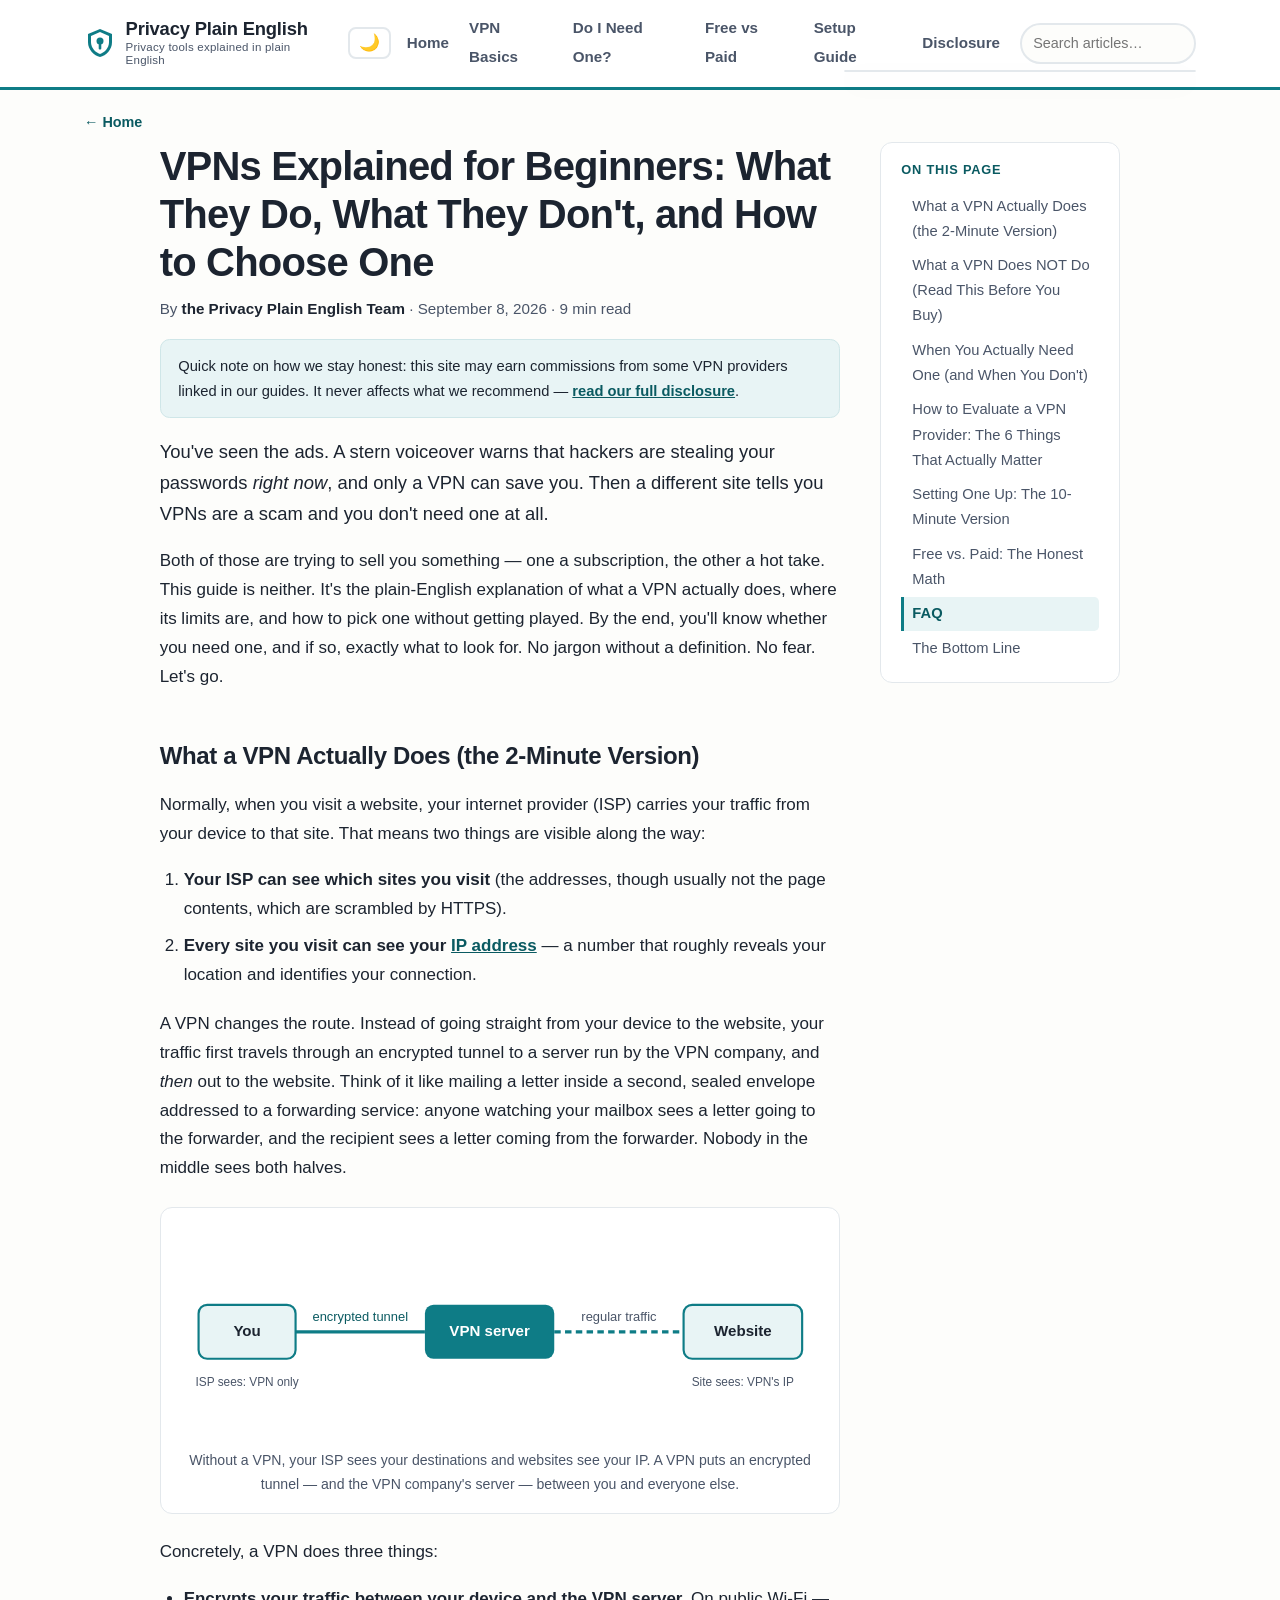
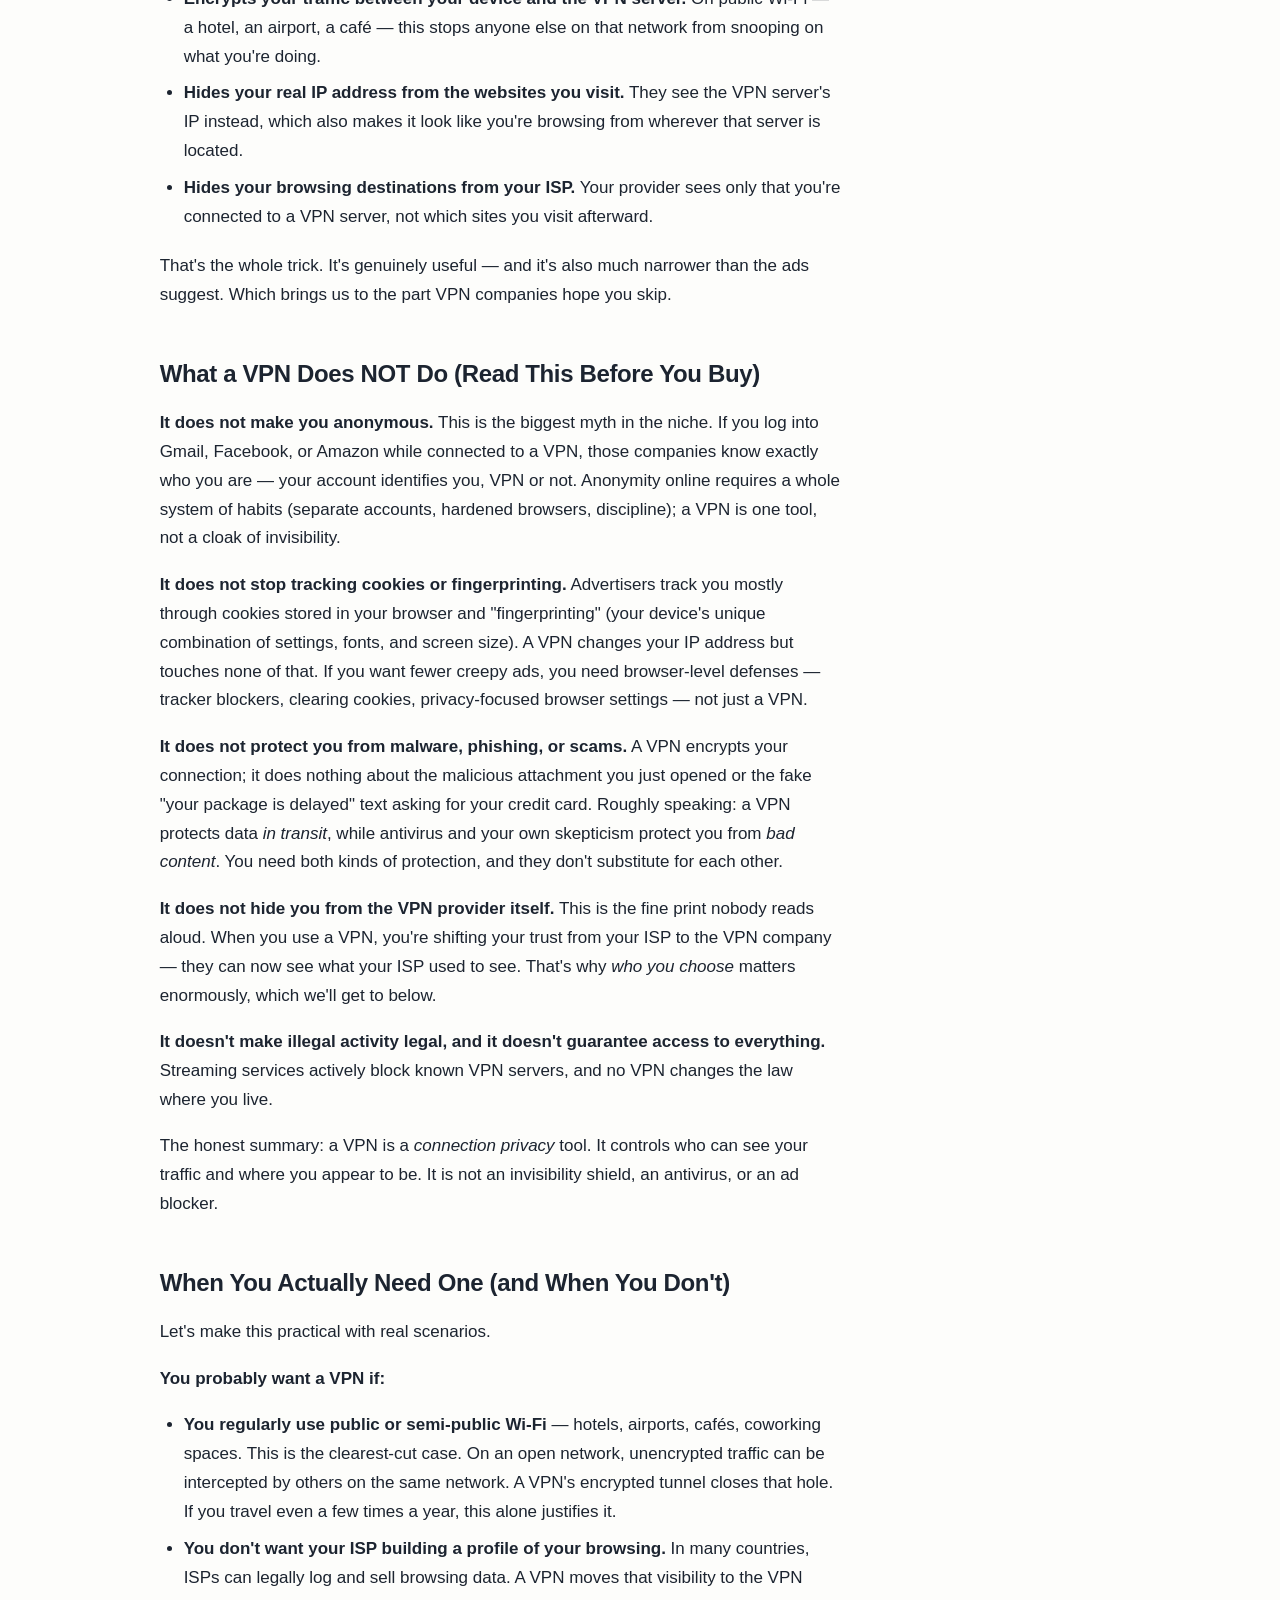
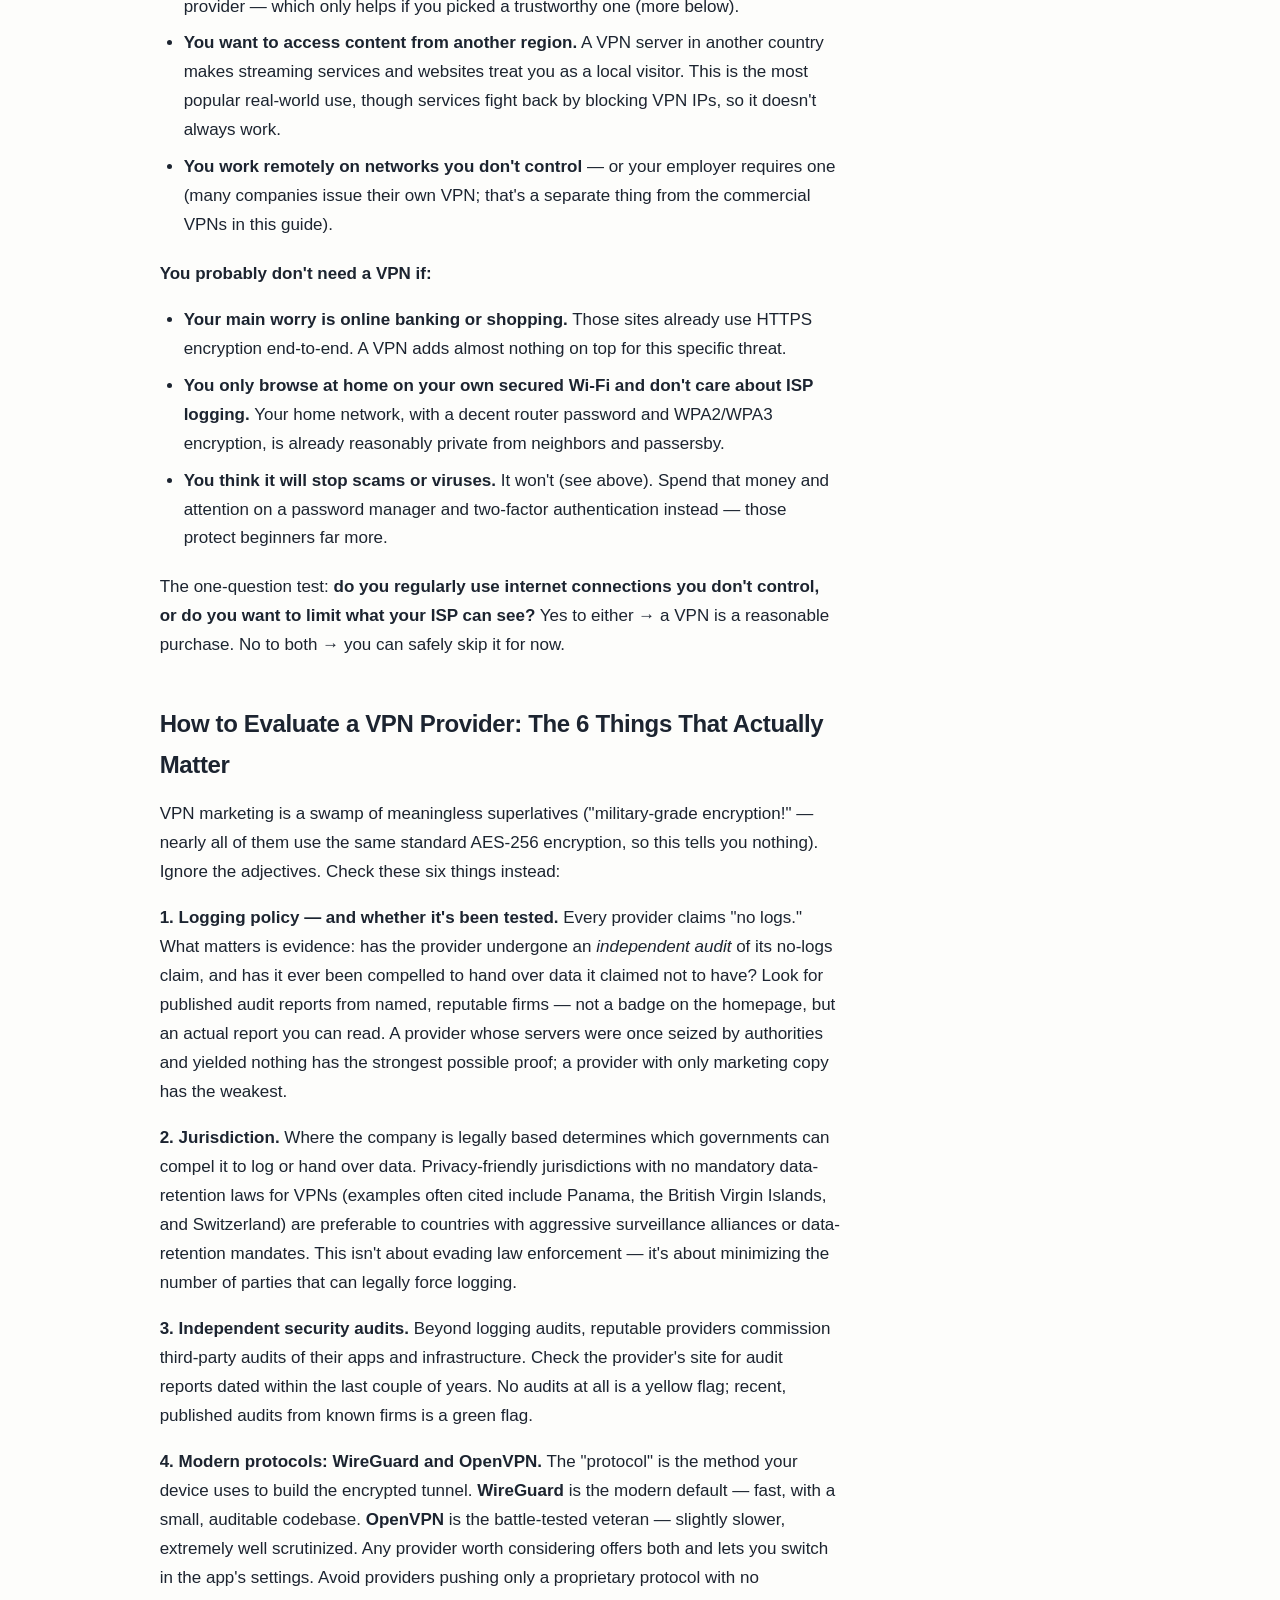
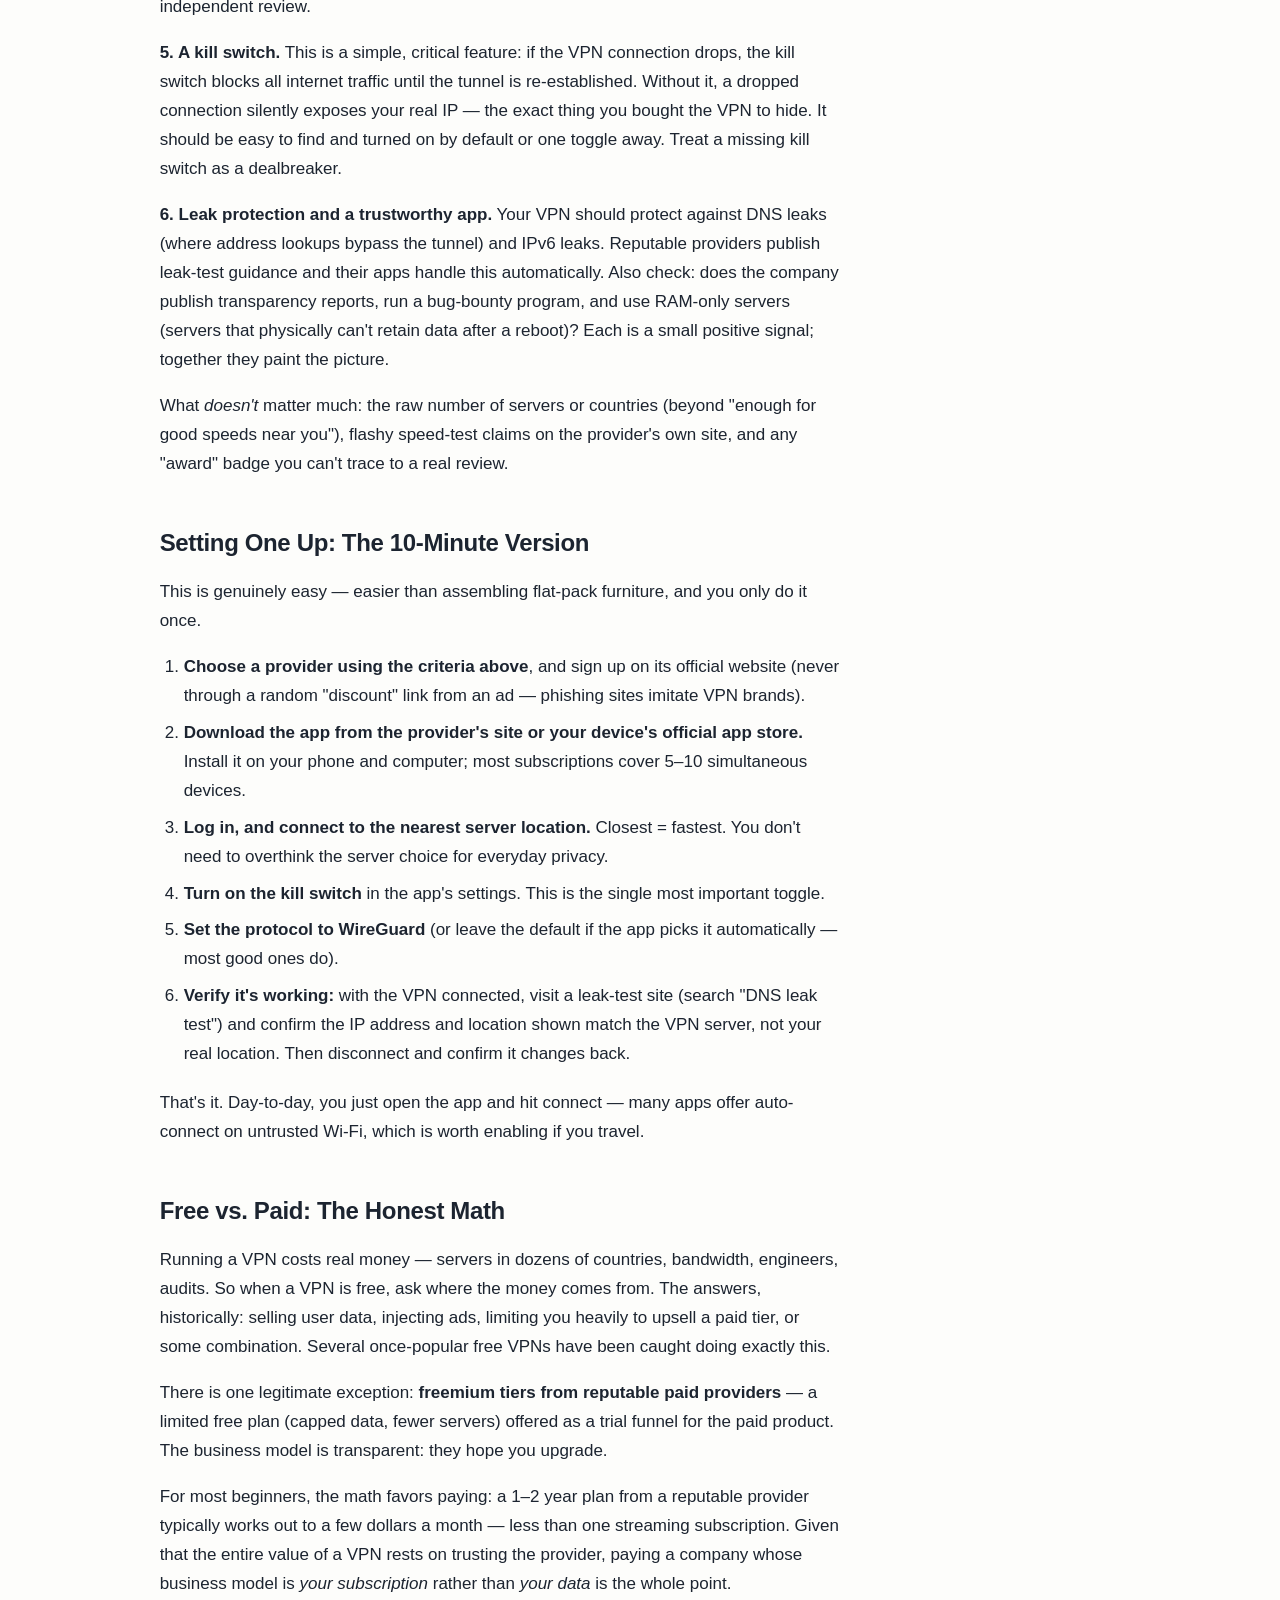
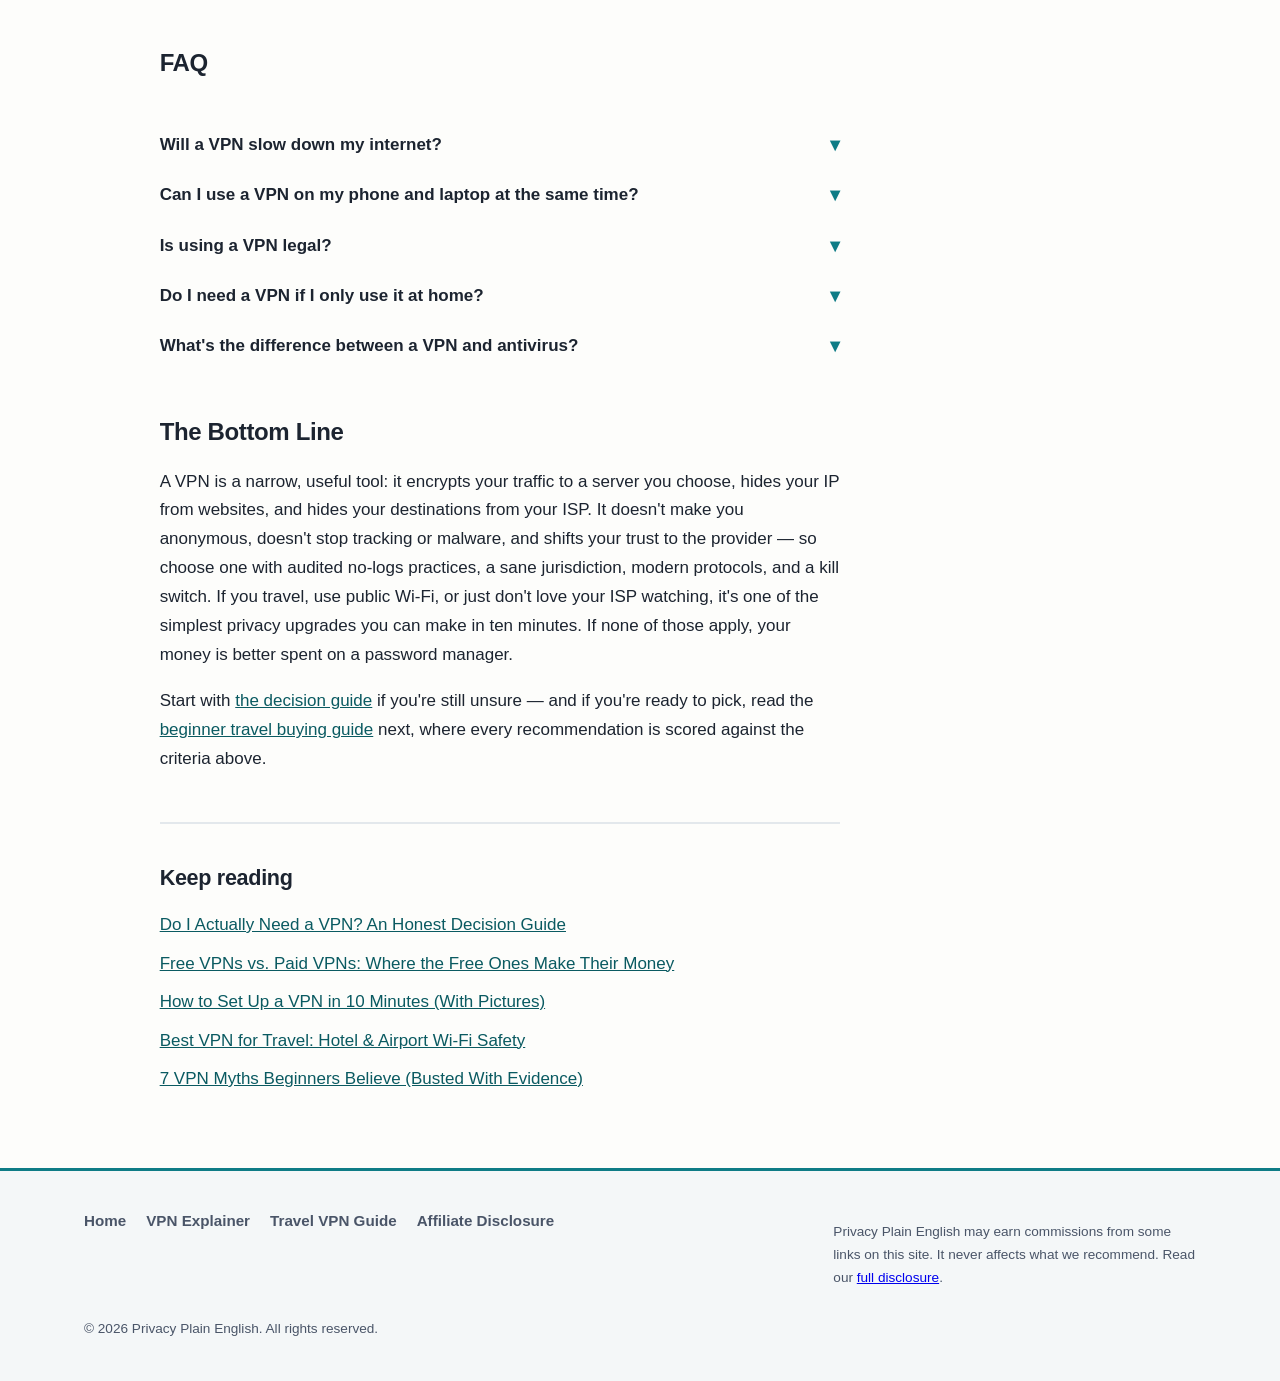
<file: articles/vpn-explained-for-beginners.html>
<!DOCTYPE html>
<html lang="en">
<head>
  <meta charset="UTF-8">
  <meta name="viewport" content="width=device-width, initial-scale=1.0">
  <!-- MEDIVAVINE/JOURNEY: paste ad network script here -->
  <title>VPNs Explained for Beginners: What They Do, What They Don't, and How to Choose One | Privacy Plain English</title>
  <meta name="description" content="A calm, jargon-free explanation of what a VPN actually does, the five things it can't do, and the six criteria that matter when choosing a provider — written for absolute beginners.">
  <meta property="og:title" content="VPNs Explained for Beginners: What They Do, What They Don't, and How to Choose One">
  <meta property="og:description" content="The plain-English VPN guide: three things a VPN does, five things it doesn't, and how to pick a provider without getting played.">
  <meta property="og:type" content="article">
  <meta property="og:url" content="https://vpn-privacy-site.pages.dev/articles/vpn-explained-for-beginners.html">
    <script>
  /* Apply saved/auto theme before CSS paints to avoid a flash. */
  try {
    var t = localStorage.getItem('ppe-theme');
    if (t !== 'dark' && t !== 'light') {
      t = (window.matchMedia && window.matchMedia('(prefers-color-scheme: dark)').matches) ? 'dark' : 'light';
    }
    document.documentElement.setAttribute('data-theme', t);
  } catch (e) {}
  </script>
  <link rel="stylesheet" href="../styles.css">
</head>
<body>
  <a class="skip-link" href="#main">Skip to main content</a>
  <header class="site-header">
    <div class="header-inner">
      <a class="brand" href="../index.html" aria-label="Privacy Plain English — home">
        <svg class="brand-mark" viewBox="0 0 32 32" role="img" aria-label="Privacy Plain English logo: a shield with a keyhole">
          <path d="M16 2 L28 7 V15 C28 23 22 28.5 16 30 C10 28.5 4 23 4 15 V7 Z" fill="#0e7c86"/>
          <path d="M16 5 L25 9 V15 C25 21 20.5 25.5 16 27 C11.5 25.5 7 21 7 15 V9 Z" fill="#ffffff"/>
          <circle cx="16" cy="14" r="3.5" fill="#0e7c86"/>
          <rect x="14.7" y="16.5" width="2.6" height="6" rx="1" fill="#0e7c86"/>
        </svg>
        <span class="brand-name">Privacy Plain English<small>Privacy tools explained in plain English</small></span>
      </a>
      <button class="nav-toggle" id="navToggle" aria-expanded="false" aria-controls="primaryNav" aria-label="Open menu">☰ Menu</button>
      <nav class="site-nav" id="primaryNav" aria-label="Primary">
        <ul>
          <li><a href="../index.html">Home</a></li>
          <li><a href="vpn-explained-for-beginners.html">VPN Basics</a></li>
          <li><a href="do-i-need-a-vpn.html">Do I Need One?</a></li>
          <li><a href="free-vs-paid-vpns.html">Free vs Paid</a></li>
          <li><a href="how-to-set-up-a-vpn.html">Setup Guide</a></li>
          <li><a href="../disclosure.html">Disclosure</a></li>
        </ul>
      </nav>
    </div>
  </header>

  <main id="main">
    <div class="wrap">
      <nav class="breadcrumb" aria-label="Breadcrumb"><a href="../index.html">← Home</a></nav>
      <article class="article-body">
        <h1>VPNs Explained for Beginners: What They Do, What They Don't, and How to Choose One</h1>
        <p class="byline">By <strong>the Privacy Plain English Team</strong> · September 8, 2026 · 9 min read</p>
        <p class="affiliate-notice">Quick note on how we stay honest: this site may earn commissions from some VPN providers linked in our guides. It never affects what we recommend — <a href="../disclosure.html">read our full disclosure</a>.</p>

        <p class="intro-hook">You've seen the ads. A stern voiceover warns that hackers are stealing your passwords <em>right now</em>, and only a VPN can save you. Then a different site tells you VPNs are a scam and you don't need one at all.</p>

        <p>Both of those are trying to sell you something — one a subscription, the other a hot take. This guide is neither. It's the plain-English explanation of what a VPN actually does, where its limits are, and how to pick one without getting played. By the end, you'll know whether you need one, and if so, exactly what to look for. No jargon without a definition. No fear. Let's go.</p>

        <h2>What a VPN Actually Does (the 2-Minute Version)</h2>

        <p>Normally, when you visit a website, your internet provider (ISP) carries your traffic from your device to that site. That means two things are visible along the way:</p>

        <ol>
          <li><strong>Your ISP can see which sites you visit</strong> (the addresses, though usually not the page contents, which are scrambled by HTTPS).</li>
          <li><strong>Every site you visit can see your <a href="what-is-an-ip-address.html">IP address</a></strong> — a number that roughly reveals your location and identifies your connection.</li>
        </ol>

        <p>A VPN changes the route. Instead of going straight from your device to the website, your traffic first travels through an encrypted tunnel to a server run by the VPN company, and <em>then</em> out to the website. Think of it like mailing a letter inside a second, sealed envelope addressed to a forwarding service: anyone watching your mailbox sees a letter going to the forwarder, and the recipient sees a letter coming from the forwarder. Nobody in the middle sees both halves.</p>

        <figure class="figure" role="img" aria-labelledby="vpn-diagram-caption">
          <svg viewBox="0 0 600 200" aria-hidden="true">
            <rect x="20" y="75" width="90" height="50" rx="8" fill="#e8f4f5" stroke="#0e7c86" stroke-width="2"/>
            <text x="65" y="104" text-anchor="middle" font-size="14" fill="#1c2430" font-weight="bold">You</text>
            <line x1="110" y1="100" x2="230" y2="100" stroke="#0e7c86" stroke-width="3"/>
            <text x="170" y="90" text-anchor="middle" font-size="12" fill="#0a5a61">encrypted tunnel</text>
            <rect x="230" y="75" width="120" height="50" rx="8" fill="#0e7c86"/>
            <text x="290" y="104" text-anchor="middle" font-size="14" fill="#ffffff" font-weight="bold">VPN server</text>
            <line x1="350" y1="100" x2="470" y2="100" stroke="#0e7c86" stroke-width="3" stroke-dasharray="6 4"/>
            <text x="410" y="90" text-anchor="middle" font-size="12" fill="#4a5568">regular traffic</text>
            <rect x="470" y="75" width="110" height="50" rx="8" fill="#e8f4f5" stroke="#0e7c86" stroke-width="2"/>
            <text x="525" y="104" text-anchor="middle" font-size="14" fill="#1c2430" font-weight="bold">Website</text>
            <text x="65" y="150" text-anchor="middle" font-size="11" fill="#4a5568">ISP sees: VPN only</text>
            <text x="525" y="150" text-anchor="middle" font-size="11" fill="#4a5568">Site sees: VPN's IP</text>
          </svg>
          <figcaption id="vpn-diagram-caption">Without a VPN, your ISP sees your destinations and websites see your IP. A VPN puts an encrypted tunnel — and the VPN company's server — between you and everyone else.</figcaption>
        </figure>

        <p>Concretely, a VPN does three things:</p>

        <ul>
          <li><strong>Encrypts your traffic between your device and the VPN server.</strong> On public Wi-Fi — a hotel, an airport, a café — this stops anyone else on that network from snooping on what you're doing.</li>
          <li><strong>Hides your real IP address from the websites you visit.</strong> They see the VPN server's IP instead, which also makes it look like you're browsing from wherever that server is located.</li>
          <li><strong>Hides your browsing destinations from your ISP.</strong> Your provider sees only that you're connected to a VPN server, not which sites you visit afterward.</li>
        </ul>

        <p>That's the whole trick. It's genuinely useful — and it's also much narrower than the ads suggest. Which brings us to the part VPN companies hope you skip.</p>

        <h2>What a VPN Does NOT Do (Read This Before You Buy)</h2>

        <p><strong>It does not make you anonymous.</strong> This is the biggest myth in the niche. If you log into Gmail, Facebook, or Amazon while connected to a VPN, those companies know exactly who you are — your account identifies you, VPN or not. Anonymity online requires a whole system of habits (separate accounts, hardened browsers, discipline); a VPN is one tool, not a cloak of invisibility.</p>

        <p><strong>It does not stop tracking cookies or fingerprinting.</strong> Advertisers track you mostly through cookies stored in your browser and "fingerprinting" (your device's unique combination of settings, fonts, and screen size). A VPN changes your IP address but touches none of that. If you want fewer creepy ads, you need browser-level defenses — tracker blockers, clearing cookies, privacy-focused browser settings — not just a VPN.</p>

        <p><strong>It does not protect you from malware, phishing, or scams.</strong> A VPN encrypts your connection; it does nothing about the malicious attachment you just opened or the fake "your package is delayed" text asking for your credit card. Roughly speaking: a VPN protects data <em>in transit</em>, while antivirus and your own skepticism protect you from <em>bad content</em>. You need both kinds of protection, and they don't substitute for each other.</p>

        <p><strong>It does not hide you from the VPN provider itself.</strong> This is the fine print nobody reads aloud. When you use a VPN, you're shifting your trust from your ISP to the VPN company — they can now see what your ISP used to see. That's why <em>who you choose</em> matters enormously, which we'll get to below.</p>

        <p><strong>It doesn't make illegal activity legal, and it doesn't guarantee access to everything.</strong> Streaming services actively block known VPN servers, and no VPN changes the law where you live.</p>

        <p>The honest summary: a VPN is a <em>connection privacy</em> tool. It controls who can see your traffic and where you appear to be. It is not an invisibility shield, an antivirus, or an ad blocker.</p>

        <!-- AFFILIATE: If the reader is now thinking "okay, so when DO I need one?" — link forward to the "Do I Actually Need a VPN?" decision guide and the beginner buying guide. Intent is warming. -->

        <h2>When You Actually Need One (and When You Don't)</h2>

        <p>Let's make this practical with real scenarios.</p>

        <p><strong>You probably want a VPN if:</strong></p>

        <ul>
          <li><strong>You regularly use public or semi-public Wi-Fi</strong> — hotels, airports, cafés, coworking spaces. This is the clearest-cut case. On an open network, unencrypted traffic can be intercepted by others on the same network. A VPN's encrypted tunnel closes that hole. If you travel even a few times a year, this alone justifies it.</li>
          <li><strong>You don't want your ISP building a profile of your browsing.</strong> In many countries, ISPs can legally log and sell browsing data. A VPN moves that visibility to the VPN provider — which only helps if you picked a trustworthy one (more below).</li>
          <li><strong>You want to access content from another region.</strong> A VPN server in another country makes streaming services and websites treat you as a local visitor. This is the most popular real-world use, though services fight back by blocking VPN IPs, so it doesn't always work.</li>
          <li><strong>You work remotely on networks you don't control</strong> — or your employer requires one (many companies issue their own VPN; that's a separate thing from the commercial VPNs in this guide).</li>
        </ul>

        <p><strong>You probably don't need a VPN if:</strong></p>

        <ul>
          <li><strong>Your main worry is online banking or shopping.</strong> Those sites already use HTTPS encryption end-to-end. A VPN adds almost nothing on top for this specific threat.</li>
          <li><strong>You only browse at home on your own secured Wi-Fi and don't care about ISP logging.</strong> Your home network, with a decent router password and WPA2/WPA3 encryption, is already reasonably private from neighbors and passersby.</li>
          <li><strong>You think it will stop scams or viruses.</strong> It won't (see above). Spend that money and attention on a password manager and two-factor authentication instead — those protect beginners far more.</li>
        </ul>

        <p>The one-question test: <strong>do you regularly use internet connections you don't control, or do you want to limit what your ISP can see?</strong> Yes to either → a VPN is a reasonable purchase. No to both → you can safely skip it for now.</p>
        <h2>How to Evaluate a VPN Provider: The 6 Things That Actually Matter</h2>

        <p>VPN marketing is a swamp of meaningless superlatives ("military-grade encryption!" — nearly all of them use the same standard AES-256 encryption, so this tells you nothing). Ignore the adjectives. Check these six things instead:</p>

        <p><strong>1. Logging policy — and whether it's been tested.</strong> Every provider claims "no logs." What matters is evidence: has the provider undergone an <em>independent audit</em> of its no-logs claim, and has it ever been compelled to hand over data it claimed not to have? Look for published audit reports from named, reputable firms — not a badge on the homepage, but an actual report you can read. A provider whose servers were once seized by authorities and yielded nothing has the strongest possible proof; a provider with only marketing copy has the weakest.</p>

        <p><strong>2. Jurisdiction.</strong> Where the company is legally based determines which governments can compel it to log or hand over data. Privacy-friendly jurisdictions with no mandatory data-retention laws for VPNs (examples often cited include Panama, the British Virgin Islands, and Switzerland) are preferable to countries with aggressive surveillance alliances or data-retention mandates. This isn't about evading law enforcement — it's about minimizing the number of parties that can legally force logging.</p>

        <p><strong>3. Independent security audits.</strong> Beyond logging audits, reputable providers commission third-party audits of their apps and infrastructure. Check the provider's site for audit reports dated within the last couple of years. No audits at all is a yellow flag; recent, published audits from known firms is a green flag.</p>

        <p><strong>4. Modern protocols: WireGuard and OpenVPN.</strong> The "protocol" is the method your device uses to build the encrypted tunnel. <strong>WireGuard</strong> is the modern default — fast, with a small, auditable codebase. <strong>OpenVPN</strong> is the battle-tested veteran — slightly slower, extremely well scrutinized. Any provider worth considering offers both and lets you switch in the app's settings. Avoid providers pushing only a proprietary protocol with no independent review.</p>

        <p><strong>5. A kill switch.</strong> This is a simple, critical feature: if the VPN connection drops, the kill switch blocks all internet traffic until the tunnel is re-established. Without it, a dropped connection silently exposes your real IP — the exact thing you bought the VPN to hide. It should be easy to find and turned on by default or one toggle away. Treat a missing kill switch as a dealbreaker.</p>

        <p><strong>6. Leak protection and a trustworthy app.</strong> Your VPN should protect against DNS leaks (where address lookups bypass the tunnel) and IPv6 leaks. Reputable providers publish leak-test guidance and their apps handle this automatically. Also check: does the company publish transparency reports, run a bug-bounty program, and use RAM-only servers (servers that physically can't retain data after a reboot)? Each is a small positive signal; together they paint the picture.</p>

        <p>What <em>doesn't</em> matter much: the raw number of servers or countries (beyond "enough for good speeds near you"), flashy speed-test claims on the provider's own site, and any "award" badge you can't trace to a real review.</p>

        <!-- AFFILIATE: Comparison table or "providers that meet these criteria" box linking to the "Best VPNs for Beginners" buying guide with affiliate links. Frame as "providers that check the boxes above" — methodology-driven, no fabricated test scores. -->

        <h2>Setting One Up: The 10-Minute Version</h2>

        <p>This is genuinely easy — easier than assembling flat-pack furniture, and you only do it once.</p>

        <ol>
          <li><strong>Choose a provider using the criteria above</strong>, and sign up on its official website (never through a random "discount" link from an ad — phishing sites imitate VPN brands).</li>
          <li><strong>Download the app from the provider's site or your device's official app store.</strong> Install it on your phone and computer; most subscriptions cover 5–10 simultaneous devices.</li>
          <li><strong>Log in, and connect to the nearest server location.</strong> Closest = fastest. You don't need to overthink the server choice for everyday privacy.</li>
          <li><strong>Turn on the kill switch</strong> in the app's settings. This is the single most important toggle.</li>
          <li><strong>Set the protocol to WireGuard</strong> (or leave the default if the app picks it automatically — most good ones do).</li>
          <li><strong>Verify it's working:</strong> with the VPN connected, visit a leak-test site (search "DNS leak test") and confirm the IP address and location shown match the VPN server, not your real location. Then disconnect and confirm it changes back.</li>
        </ol>

        <p>That's it. Day-to-day, you just open the app and hit connect — many apps offer auto-connect on untrusted Wi-Fi, which is worth enabling if you travel.</p>

        <h2>Free vs. Paid: The Honest Math</h2>

        <p>Running a VPN costs real money — servers in dozens of countries, bandwidth, engineers, audits. So when a VPN is free, ask where the money comes from. The answers, historically: selling user data, injecting ads, limiting you heavily to upsell a paid tier, or some combination. Several once-popular free VPNs have been caught doing exactly this.</p>

        <p>There is one legitimate exception: <strong>freemium tiers from reputable paid providers</strong> — a limited free plan (capped data, fewer servers) offered as a trial funnel for the paid product. The business model is transparent: they hope you upgrade.</p>

        <p>For most beginners, the math favors paying: a 1–2 year plan from a reputable provider typically works out to a few dollars a month — less than one streaming subscription. Given that the entire value of a VPN rests on trusting the provider, paying a company whose business model is <em>your subscription</em> rather than <em>your data</em> is the whole point.</p>

        <!-- AFFILIATE: "Best Cheap VPNs That Are Still Trustworthy" — readers doing the cost math are at peak buying intent. Link to the budget buying guide. -->

        <h2>FAQ</h2>

        <dl class="faq">
          <dt>Will a VPN slow down my internet?</dt>
          <dd>Somewhat, yes — encryption and rerouting add overhead. With a modern protocol like WireGuard and a nearby server, the difference is usually 10–20%, which most people won't notice for browsing, streaming, or video calls. If speeds tank, switch servers or protocols before blaming the VPN concept.</dd>

          <dt>Can I use a VPN on my phone and laptop at the same time?</dt>
          <dd>Yes. Nearly all paid providers allow multiple simultaneous connections (typically 5–10 devices), and setup on phones is just installing the app and logging in.</dd>

          <dt>Is using a VPN legal?</dt>
          <dd>In most countries, yes — it's a legitimate privacy tool. A few countries restrict or ban VPN use; check local law if you travel to one. And a VPN doesn't make anything illegal legal.</dd>

          <dt>Do I need a VPN if I only use it at home?</dt>
          <dd>Only if you want to limit ISP visibility into your browsing or access region-locked content. For protection against hackers on your own secured home Wi-Fi, a VPN adds little — your router password and HTTPS are doing the real work there.</dd>

          <dt>What's the difference between a VPN and antivirus?</dt>
          <dd>They protect against completely different things. A VPN protects your <em>connection</em> (who can see your traffic). Antivirus protects your <em>device</em> (malicious files and programs). One doesn't replace the other.</dd>
        </dl>

        <h2>The Bottom Line</h2>

        <p>A VPN is a narrow, useful tool: it encrypts your traffic to a server you choose, hides your IP from websites, and hides your destinations from your ISP. It doesn't make you anonymous, doesn't stop tracking or malware, and shifts your trust to the provider — so choose one with audited no-logs practices, a sane jurisdiction, modern protocols, and a kill switch. If you travel, use public Wi-Fi, or just don't love your ISP watching, it's one of the simplest privacy upgrades you can make in ten minutes. If none of those apply, your money is better spent on a password manager.</p>

        <p>Start with <a href="do-i-need-a-vpn.html">the decision guide</a> if you're still unsure — and if you're ready to pick, read the <a href="best-vpn-for-travel.html">beginner travel buying guide</a> next, where every recommendation is scored against the criteria above.</p>

        <div class="keep-reading">
          <h2>Keep reading</h2>
          <ul>
            <li><a href="do-i-need-a-vpn.html">Do I Actually Need a VPN? An Honest Decision Guide</a></li>
            <li><a href="free-vs-paid-vpns.html">Free VPNs vs. Paid VPNs: Where the Free Ones Make Their Money</a></li>
            <li><a href="how-to-set-up-a-vpn.html">How to Set Up a VPN in 10 Minutes (With Pictures)</a></li>
            <li><a href="best-vpn-for-travel.html">Best VPN for Travel: Hotel &amp; Airport Wi-Fi Safety</a></li>
            <li><a href="vpn-myths-busted.html">7 VPN Myths Beginners Believe (Busted With Evidence)</a></li>
          </ul>
        </div>
      </article>
    </div>
  </main>

  <footer class="site-footer">
    <div class="wrap">
      <div class="footer-grid">
        <nav aria-label="Footer">
          <ul>
            <li><a href="../index.html">Home</a></li>
            <li><a href="vpn-explained-for-beginners.html">VPN Explainer</a></li>
            <li><a href="best-vpn-for-travel.html">Travel VPN Guide</a></li>
            <li><a href="../disclosure.html">Affiliate Disclosure</a></li>
          </ul>
        </nav>
        <div>
          <p class="footer-note">Privacy Plain English may earn commissions from some links on this site. It never affects what we recommend. Read our <a href="../disclosure.html">full disclosure</a>.</p>
        </div>
      </div>
      <p class="footer-note">© 2026 Privacy Plain English. All rights reserved.</p>
    </div>
  </footer>

  <script src="../assets/site.js" defer></script>
  <script>
    (function () {
      var toggle = document.getElementById('navToggle');
      var nav = document.getElementById('primaryNav');
      function setOpen(open) {
        nav.classList.toggle('open', open);
        toggle.setAttribute('aria-expanded', open ? 'true' : 'false');
        toggle.setAttribute('aria-label', open ? 'Close menu' : 'Open menu');
      }
      toggle.addEventListener('click', function () {
        setOpen(!nav.classList.contains('open'));
      });
      // Close the menu after choosing a link (mobile) so readers land on content.
      nav.addEventListener('click', function (e) {
        if (e.target.closest('a') && nav.classList.contains('open')) {
          setOpen(false);
        }
      });
      // Escape closes the open menu and returns focus to the toggle.
      document.addEventListener('keydown', function (e) {
        if (e.key === 'Escape' && nav.classList.contains('open')) {
          setOpen(false);
          toggle.focus();
        }
      });
    })();
  </script>
</body>
</html>
</file>
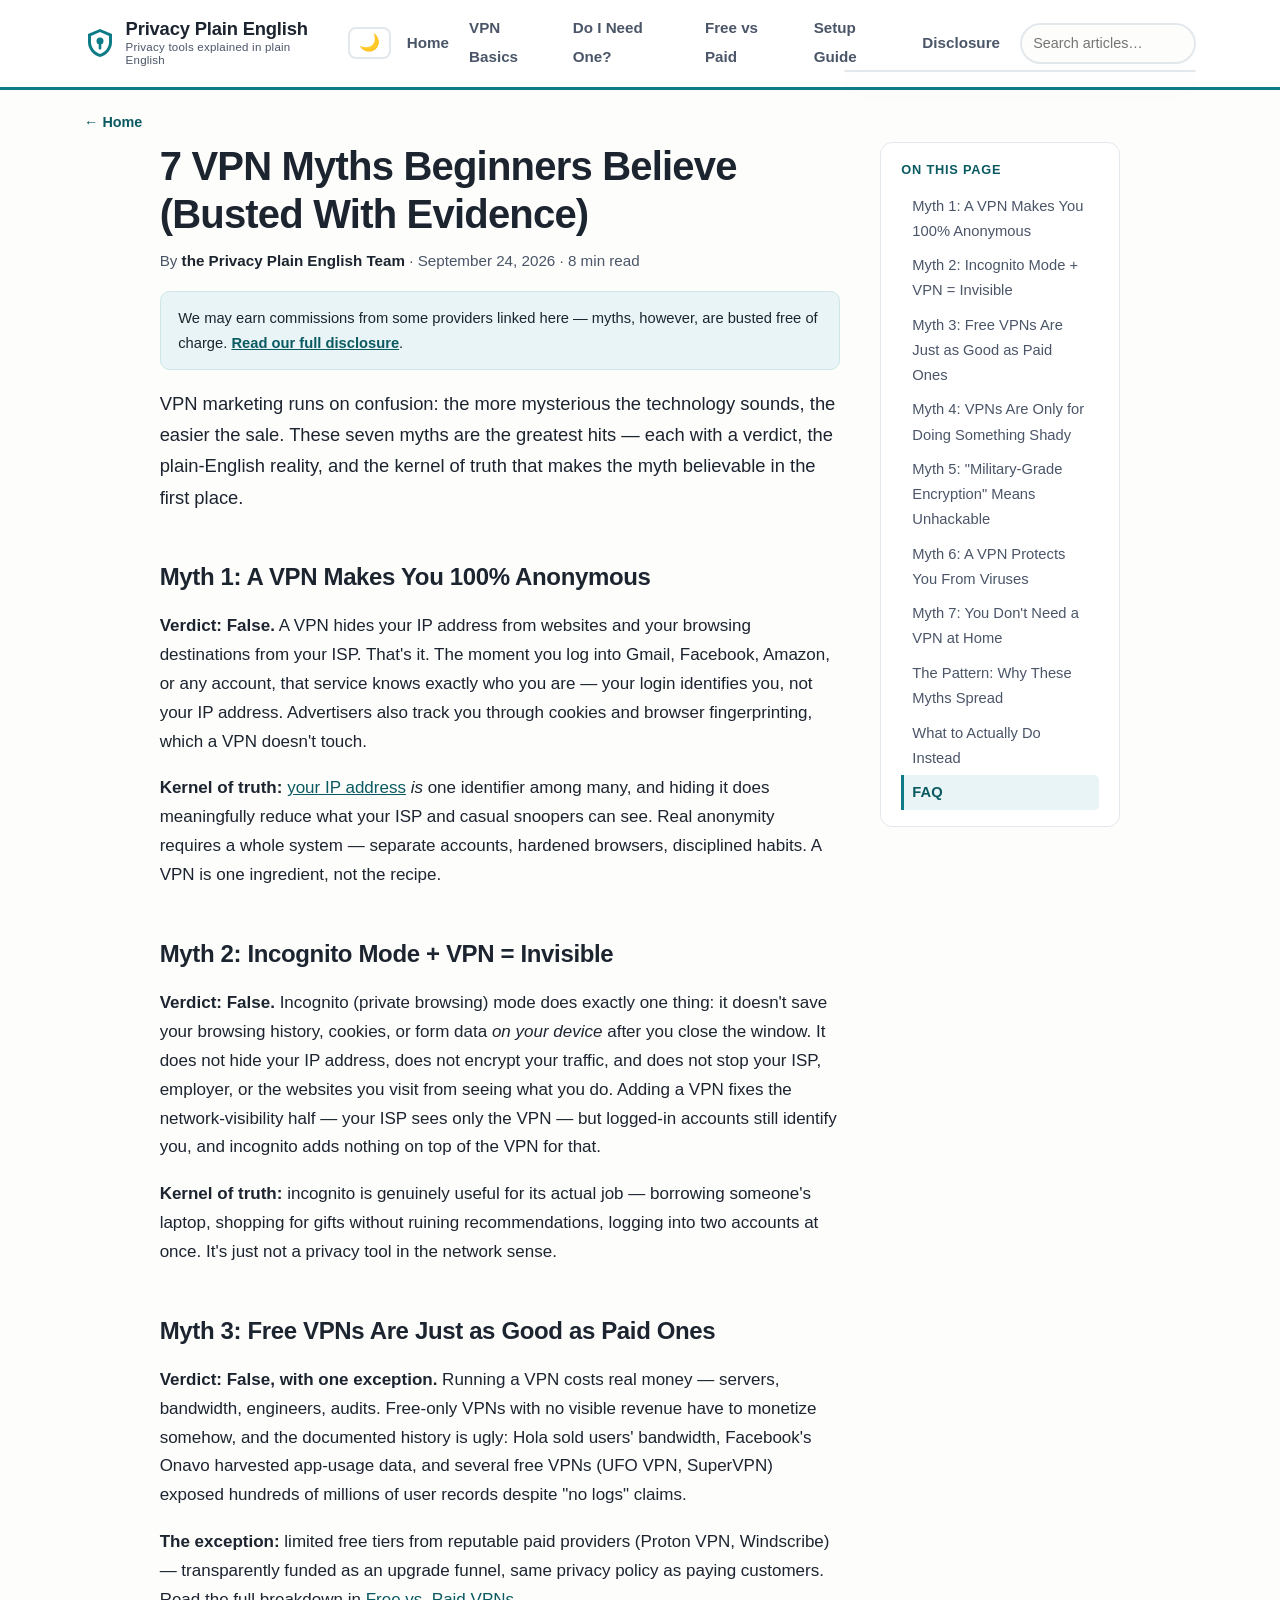
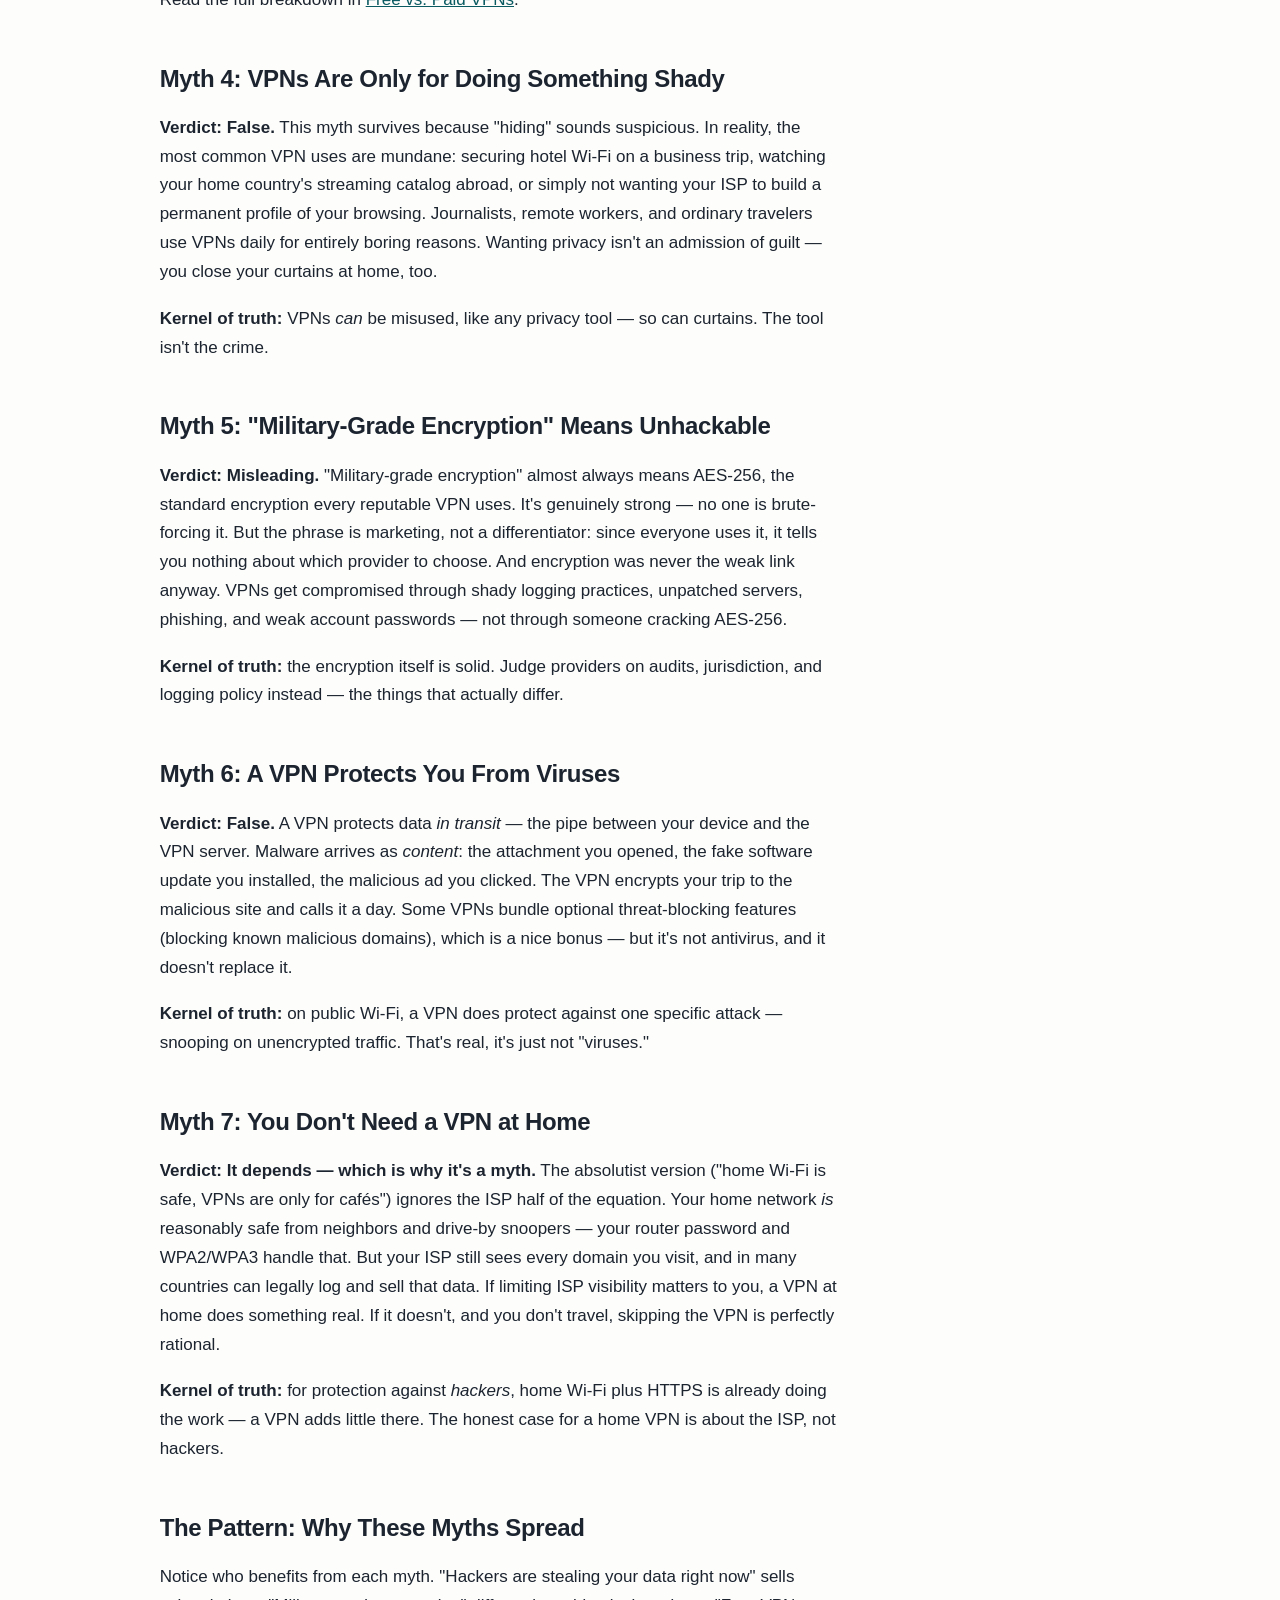
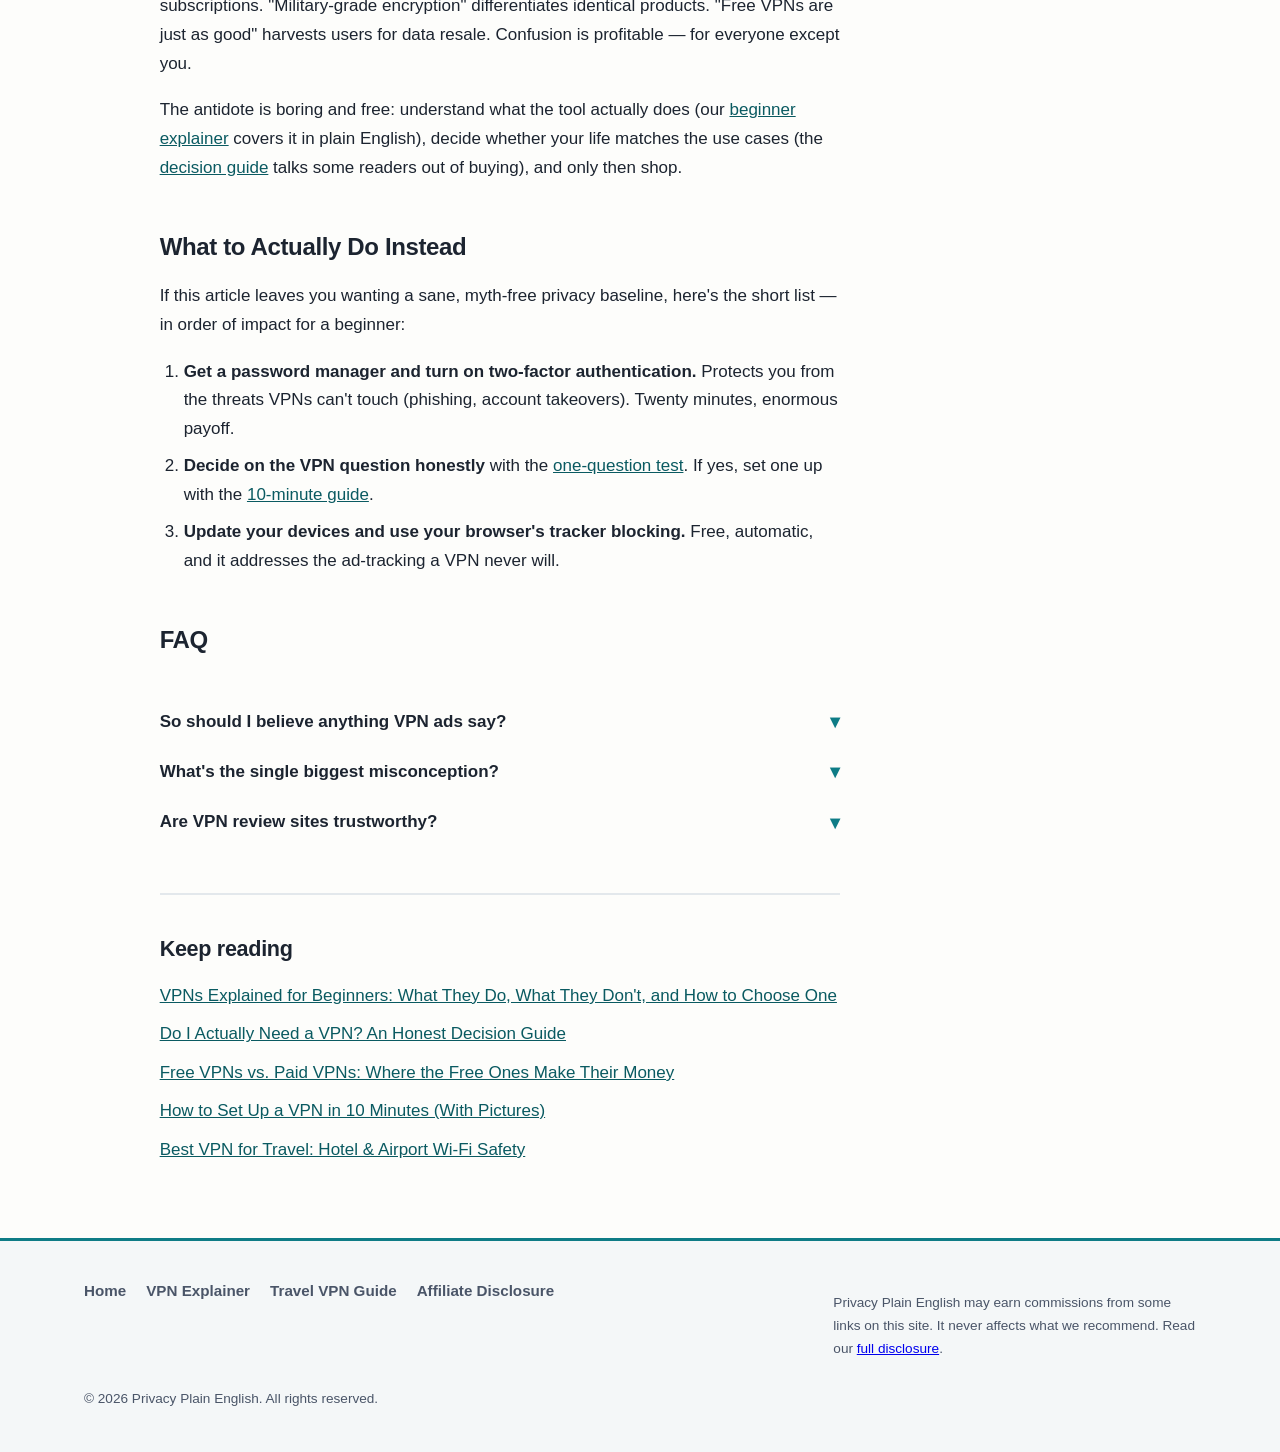
<file: articles/vpn-myths-busted.html>
<!DOCTYPE html>
<html lang="en">
<head>
  <meta charset="UTF-8">
  <meta name="viewport" content="width=device-width, initial-scale=1.0">
  <!-- MEDIVAVINE/JOURNEY: paste ad network script here -->
  <title>7 VPN Myths Beginners Believe (Busted With Evidence) | Privacy Plain English</title>
  <meta name="description" content="Does a VPN make you anonymous? Protect you from viruses? Seven persistent VPN myths, each with a verdict, a plain-English explanation, and the kernel of truth that makes it believable.">
  <meta property="og:title" content="7 VPN Myths Beginners Believe (Busted With Evidence)">
  <meta property="og:description" content="Anonymity, incognito mode, 'military-grade encryption,' free VPNs — seven myths busted with evidence, plus what to actually do instead.">
  <meta property="og:type" content="article">
  <meta property="og:url" content="https://vpn-privacy-site.pages.dev/articles/vpn-myths-busted.html">
    <script>
  /* Apply saved/auto theme before CSS paints to avoid a flash. */
  try {
    var t = localStorage.getItem('ppe-theme');
    if (t !== 'dark' && t !== 'light') {
      t = (window.matchMedia && window.matchMedia('(prefers-color-scheme: dark)').matches) ? 'dark' : 'light';
    }
    document.documentElement.setAttribute('data-theme', t);
  } catch (e) {}
  </script>
  <link rel="stylesheet" href="../styles.css">
</head>
<body>
  <a class="skip-link" href="#main">Skip to main content</a>
  <header class="site-header">
    <div class="header-inner">
      <a class="brand" href="../index.html" aria-label="Privacy Plain English — home">
        <svg class="brand-mark" viewBox="0 0 32 32" role="img" aria-label="Privacy Plain English logo: a shield with a keyhole">
          <path d="M16 2 L28 7 V15 C28 23 22 28.5 16 30 C10 28.5 4 23 4 15 V7 Z" fill="#0e7c86"/>
          <path d="M16 5 L25 9 V15 C25 21 20.5 25.5 16 27 C11.5 25.5 7 21 7 15 V9 Z" fill="#ffffff"/>
          <circle cx="16" cy="14" r="3.5" fill="#0e7c86"/>
          <rect x="14.7" y="16.5" width="2.6" height="6" rx="1" fill="#0e7c86"/>
        </svg>
        <span class="brand-name">Privacy Plain English<small>Privacy tools explained in plain English</small></span>
      </a>
      <button class="nav-toggle" id="navToggle" aria-expanded="false" aria-controls="primaryNav" aria-label="Open menu">☰ Menu</button>
      <nav class="site-nav" id="primaryNav" aria-label="Primary">
        <ul>
          <li><a href="../index.html">Home</a></li>
          <li><a href="vpn-explained-for-beginners.html">VPN Basics</a></li>
          <li><a href="do-i-need-a-vpn.html">Do I Need One?</a></li>
          <li><a href="free-vs-paid-vpns.html">Free vs Paid</a></li>
          <li><a href="how-to-set-up-a-vpn.html">Setup Guide</a></li>
          <li><a href="../disclosure.html">Disclosure</a></li>
        </ul>
      </nav>
    </div>
  </header>

  <main id="main">
    <div class="wrap">
      <nav class="breadcrumb" aria-label="Breadcrumb"><a href="../index.html">← Home</a></nav>
      <article class="article-body">
        <h1>7 VPN Myths Beginners Believe (Busted With Evidence)</h1>
        <p class="byline">By <strong>the Privacy Plain English Team</strong> · September 24, 2026 · 8 min read</p>
        <p class="affiliate-notice">We may earn commissions from some providers linked here — myths, however, are busted free of charge. <a href="../disclosure.html">Read our full disclosure</a>.</p>

        <p class="intro-hook">VPN marketing runs on confusion: the more mysterious the technology sounds, the easier the sale. These seven myths are the greatest hits — each with a verdict, the plain-English reality, and the kernel of truth that makes the myth believable in the first place.</p>

        <h2>Myth 1: A VPN Makes You 100% Anonymous</h2>

        <p><strong>Verdict: False.</strong> A VPN hides your IP address from websites and your browsing destinations from your ISP. That's it. The moment you log into Gmail, Facebook, Amazon, or any account, that service knows exactly who you are — your login identifies you, not your IP address. Advertisers also track you through cookies and browser fingerprinting, which a VPN doesn't touch.</p>

        <p><strong>Kernel of truth:</strong> <a href="what-is-an-ip-address.html">your IP address</a> <em>is</em> one identifier among many, and hiding it does meaningfully reduce what your ISP and casual snoopers can see. Real anonymity requires a whole system — separate accounts, hardened browsers, disciplined habits. A VPN is one ingredient, not the recipe.</p>

        <h2>Myth 2: Incognito Mode + VPN = Invisible</h2>

        <p><strong>Verdict: False.</strong> Incognito (private browsing) mode does exactly one thing: it doesn't save your browsing history, cookies, or form data <em>on your device</em> after you close the window. It does not hide your IP address, does not encrypt your traffic, and does not stop your ISP, employer, or the websites you visit from seeing what you do. Adding a VPN fixes the network-visibility half — your ISP sees only the VPN — but logged-in accounts still identify you, and incognito adds nothing on top of the VPN for that.</p>

        <p><strong>Kernel of truth:</strong> incognito is genuinely useful for its actual job — borrowing someone's laptop, shopping for gifts without ruining recommendations, logging into two accounts at once. It's just not a privacy tool in the network sense.</p>

        <h2>Myth 3: Free VPNs Are Just as Good as Paid Ones</h2>

        <p><strong>Verdict: False, with one exception.</strong> Running a VPN costs real money — servers, bandwidth, engineers, audits. Free-only VPNs with no visible revenue have to monetize somehow, and the documented history is ugly: Hola sold users' bandwidth, Facebook's Onavo harvested app-usage data, and several free VPNs (UFO VPN, SuperVPN) exposed hundreds of millions of user records despite "no logs" claims.</p>

        <p><strong>The exception:</strong> limited free tiers from reputable paid providers (Proton VPN, Windscribe) — transparently funded as an upgrade funnel, same privacy policy as paying customers. Read the full breakdown in <a href="free-vs-paid-vpns.html">Free vs. Paid VPNs</a>.</p>

        <h2>Myth 4: VPNs Are Only for Doing Something Shady</h2>

        <p><strong>Verdict: False.</strong> This myth survives because "hiding" sounds suspicious. In reality, the most common VPN uses are mundane: securing hotel Wi-Fi on a business trip, watching your home country's streaming catalog abroad, or simply not wanting your ISP to build a permanent profile of your browsing. Journalists, remote workers, and ordinary travelers use VPNs daily for entirely boring reasons. Wanting privacy isn't an admission of guilt — you close your curtains at home, too.</p>

        <p><strong>Kernel of truth:</strong> VPNs <em>can</em> be misused, like any privacy tool — so can curtains. The tool isn't the crime.</p>

        <h2>Myth 5: "Military-Grade Encryption" Means Unhackable</h2>

        <p><strong>Verdict: Misleading.</strong> "Military-grade encryption" almost always means AES-256, the standard encryption every reputable VPN uses. It's genuinely strong — no one is brute-forcing it. But the phrase is marketing, not a differentiator: since everyone uses it, it tells you nothing about which provider to choose. And encryption was never the weak link anyway. VPNs get compromised through shady logging practices, unpatched servers, phishing, and weak account passwords — not through someone cracking AES-256.</p>

        <p><strong>Kernel of truth:</strong> the encryption itself is solid. Judge providers on audits, jurisdiction, and logging policy instead — the things that actually differ.</p>

        <h2>Myth 6: A VPN Protects You From Viruses</h2>

        <p><strong>Verdict: False.</strong> A VPN protects data <em>in transit</em> — the pipe between your device and the VPN server. Malware arrives as <em>content</em>: the attachment you opened, the fake software update you installed, the malicious ad you clicked. The VPN encrypts your trip to the malicious site and calls it a day. Some VPNs bundle optional threat-blocking features (blocking known malicious domains), which is a nice bonus — but it's not antivirus, and it doesn't replace it.</p>

        <p><strong>Kernel of truth:</strong> on public Wi-Fi, a VPN does protect against one specific attack — snooping on unencrypted traffic. That's real, it's just not "viruses."</p>

        <h2>Myth 7: You Don't Need a VPN at Home</h2>

        <p><strong>Verdict: It depends — which is why it's a myth.</strong> The absolutist version ("home Wi-Fi is safe, VPNs are only for cafés") ignores the ISP half of the equation. Your home network <em>is</em> reasonably safe from neighbors and drive-by snoopers — your router password and WPA2/WPA3 handle that. But your ISP still sees every domain you visit, and in many countries can legally log and sell that data. If limiting ISP visibility matters to you, a VPN at home does something real. If it doesn't, and you don't travel, skipping the VPN is perfectly rational.</p>

        <p><strong>Kernel of truth:</strong> for protection against <em>hackers</em>, home Wi-Fi plus HTTPS is already doing the work — a VPN adds little there. The honest case for a home VPN is about the ISP, not hackers.</p>

        <h2>The Pattern: Why These Myths Spread</h2>

        <p>Notice who benefits from each myth. "Hackers are stealing your data right now" sells subscriptions. "Military-grade encryption" differentiates identical products. "Free VPNs are just as good" harvests users for data resale. Confusion is profitable — for everyone except you.</p>

        <p>The antidote is boring and free: understand what the tool actually does (our <a href="vpn-explained-for-beginners.html">beginner explainer</a> covers it in plain English), decide whether your life matches the use cases (the <a href="do-i-need-a-vpn.html">decision guide</a> talks some readers out of buying), and only then shop.</p>

        <h2>What to Actually Do Instead</h2>

        <p>If this article leaves you wanting a sane, myth-free privacy baseline, here's the short list — in order of impact for a beginner:</p>

        <ol>
          <li><strong>Get a password manager and turn on two-factor authentication.</strong> Protects you from the threats VPNs can't touch (phishing, account takeovers). Twenty minutes, enormous payoff.</li>
          <li><strong>Decide on the VPN question honestly</strong> with the <a href="do-i-need-a-vpn.html">one-question test</a>. If yes, set one up with the <a href="how-to-set-up-a-vpn.html">10-minute guide</a>.</li>
          <li><strong>Update your devices and use your browser's tracker blocking.</strong> Free, automatic, and it addresses the ad-tracking a VPN never will.</li>
        </ol>

        <!-- AFFILIATE: One contextual link max in this article — link "set one up" / buying guide mention to the beginner buying guide with affiliate links. This is a traffic/authority play, not a sales page. -->

        <h2>FAQ</h2>

        <dl class="faq">
          <dt>So should I believe anything VPN ads say?</dt>
          <dd>Believe the boring claims (encrypts your connection, hides your IP from sites, hides destinations from your ISP) and ignore the dramatic ones (hackers stealing passwords "right now," total anonymity, "military-grade" anything). The boring claims are the real product.</dd>

          <dt>What's the single biggest misconception?</dt>
          <dd>That a VPN is a complete privacy solution. It's one tool covering one slice — your connection. Cookies, fingerprinting, phishing, and logged-in accounts all sit outside that slice.</dd>

          <dt>Are VPN review sites trustworthy?</dt>
          <dd>Many are pay-to-rank affiliate operations — which is exactly why this site publishes its evaluation criteria and tells you when not to buy. When reading any review, look for a published methodology, disclosed affiliate relationships, and honest discussion of limits. Absence of all three is a red flag.</dd>
        </dl>

        <div class="keep-reading">
          <h2>Keep reading</h2>
          <ul>
            <li><a href="vpn-explained-for-beginners.html">VPNs Explained for Beginners: What They Do, What They Don't, and How to Choose One</a></li>
            <li><a href="do-i-need-a-vpn.html">Do I Actually Need a VPN? An Honest Decision Guide</a></li>
            <li><a href="free-vs-paid-vpns.html">Free VPNs vs. Paid VPNs: Where the Free Ones Make Their Money</a></li>
            <li><a href="how-to-set-up-a-vpn.html">How to Set Up a VPN in 10 Minutes (With Pictures)</a></li>
            <li><a href="best-vpn-for-travel.html">Best VPN for Travel: Hotel &amp; Airport Wi-Fi Safety</a></li>
          </ul>
        </div>
      </article>
    </div>
  </main>

  <footer class="site-footer">
    <div class="wrap">
      <div class="footer-grid">
        <nav aria-label="Footer">
          <ul>
            <li><a href="../index.html">Home</a></li>
            <li><a href="vpn-explained-for-beginners.html">VPN Explainer</a></li>
            <li><a href="best-vpn-for-travel.html">Travel VPN Guide</a></li>
            <li><a href="../disclosure.html">Affiliate Disclosure</a></li>
          </ul>
        </nav>
        <div>
          <p class="footer-note">Privacy Plain English may earn commissions from some links on this site. It never affects what we recommend. Read our <a href="../disclosure.html">full disclosure</a>.</p>
        </div>
      </div>
      <p class="footer-note">© 2026 Privacy Plain English. All rights reserved.</p>
    </div>
  </footer>

  <script src="../assets/site.js" defer></script>
  <script>
    (function () {
      var toggle = document.getElementById('navToggle');
      var nav = document.getElementById('primaryNav');
      function setOpen(open) {
        nav.classList.toggle('open', open);
        toggle.setAttribute('aria-expanded', open ? 'true' : 'false');
        toggle.setAttribute('aria-label', open ? 'Close menu' : 'Open menu');
      }
      toggle.addEventListener('click', function () {
        setOpen(!nav.classList.contains('open'));
      });
      // Close the menu after choosing a link (mobile) so readers land on content.
      nav.addEventListener('click', function (e) {
        if (e.target.closest('a') && nav.classList.contains('open')) {
          setOpen(false);
        }
      });
      // Escape closes the open menu and returns focus to the toggle.
      document.addEventListener('keydown', function (e) {
        if (e.key === 'Escape' && nav.classList.contains('open')) {
          setOpen(false);
          toggle.focus();
        }
      });
    })();
  </script>
</body>
</html>
</file>
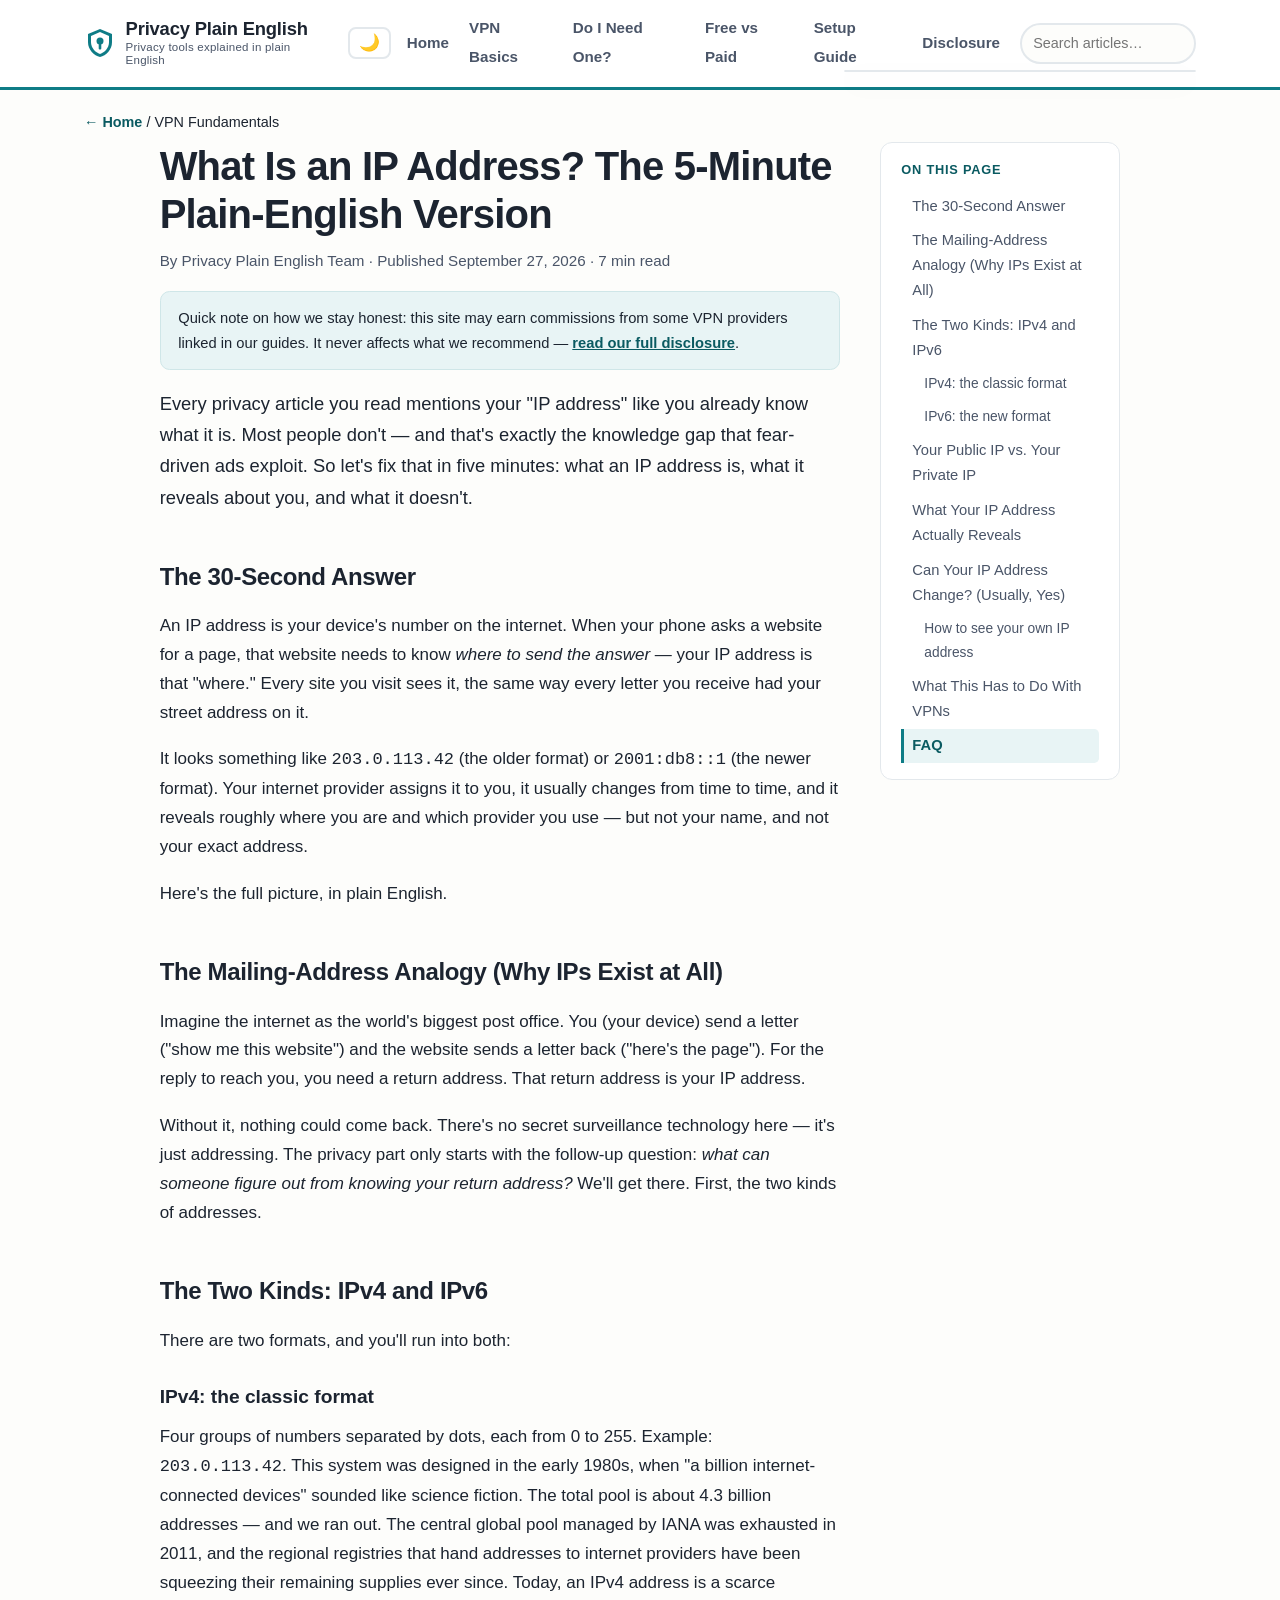
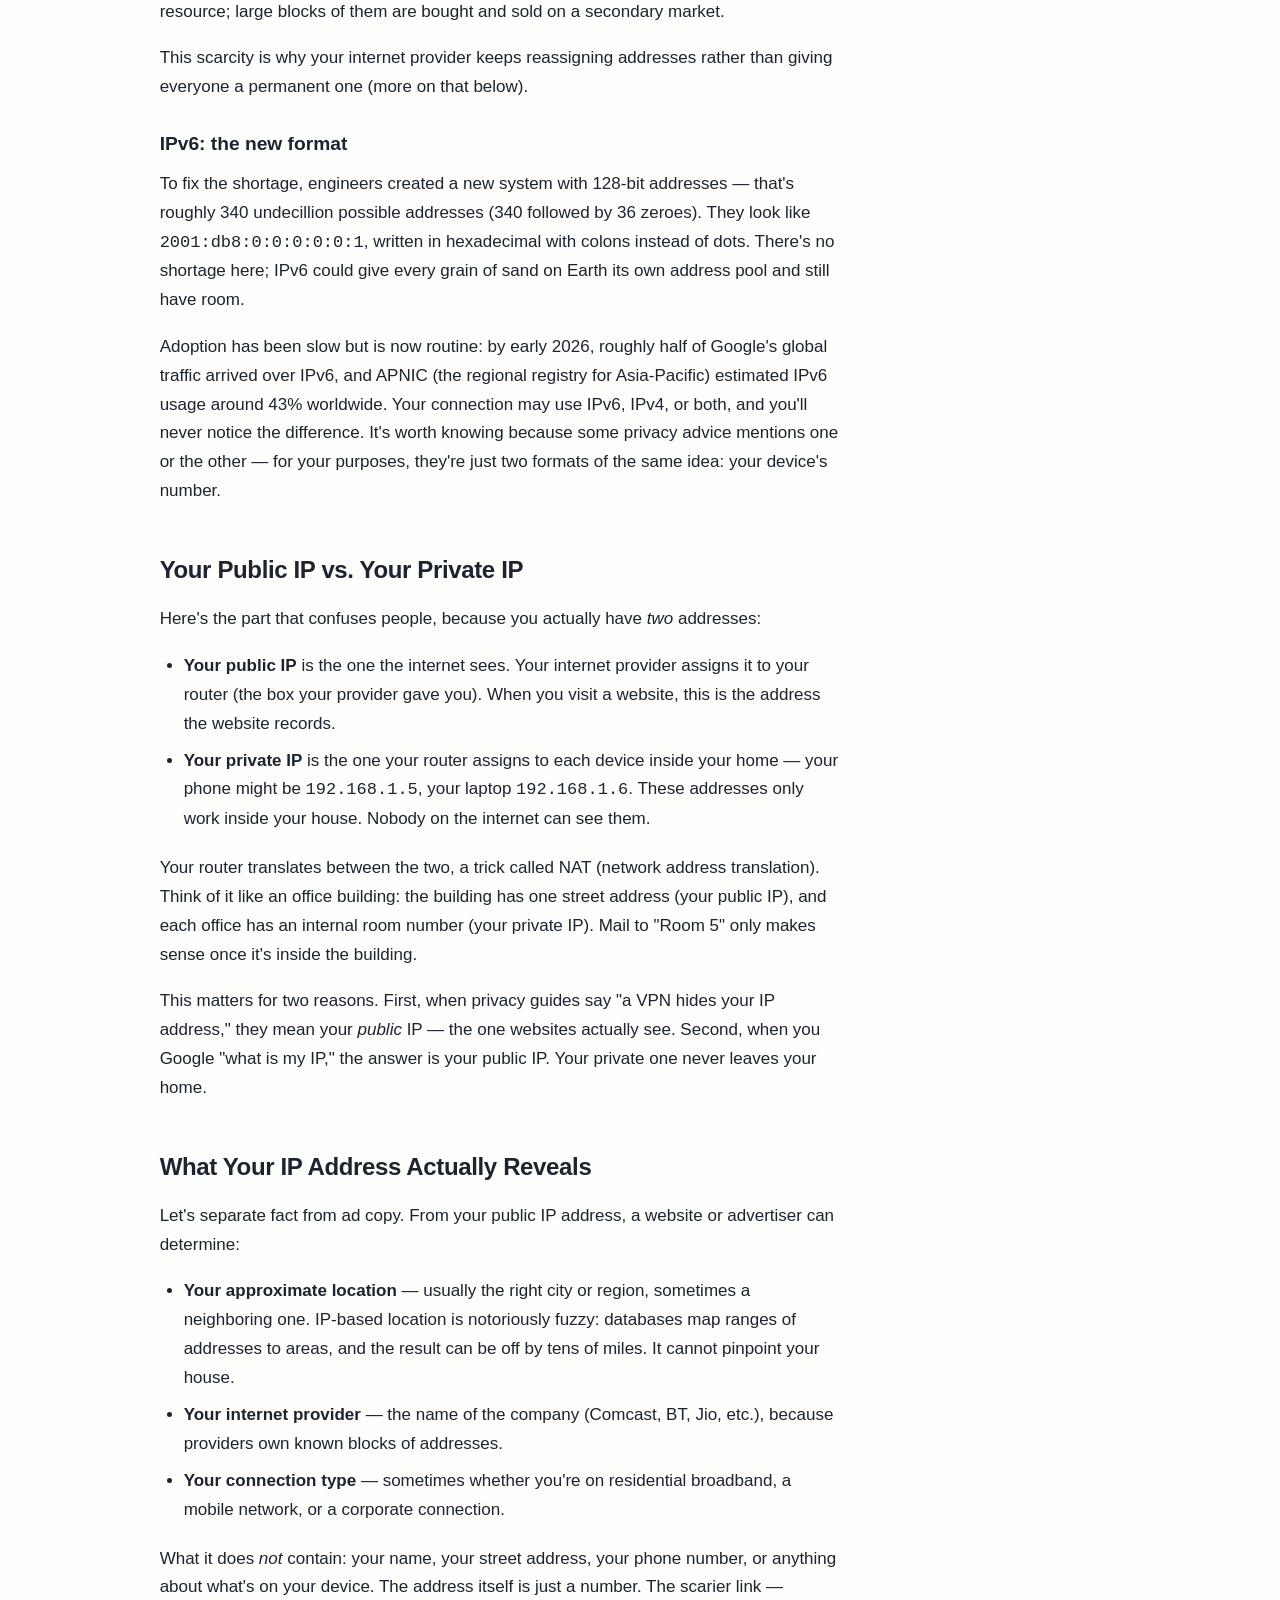
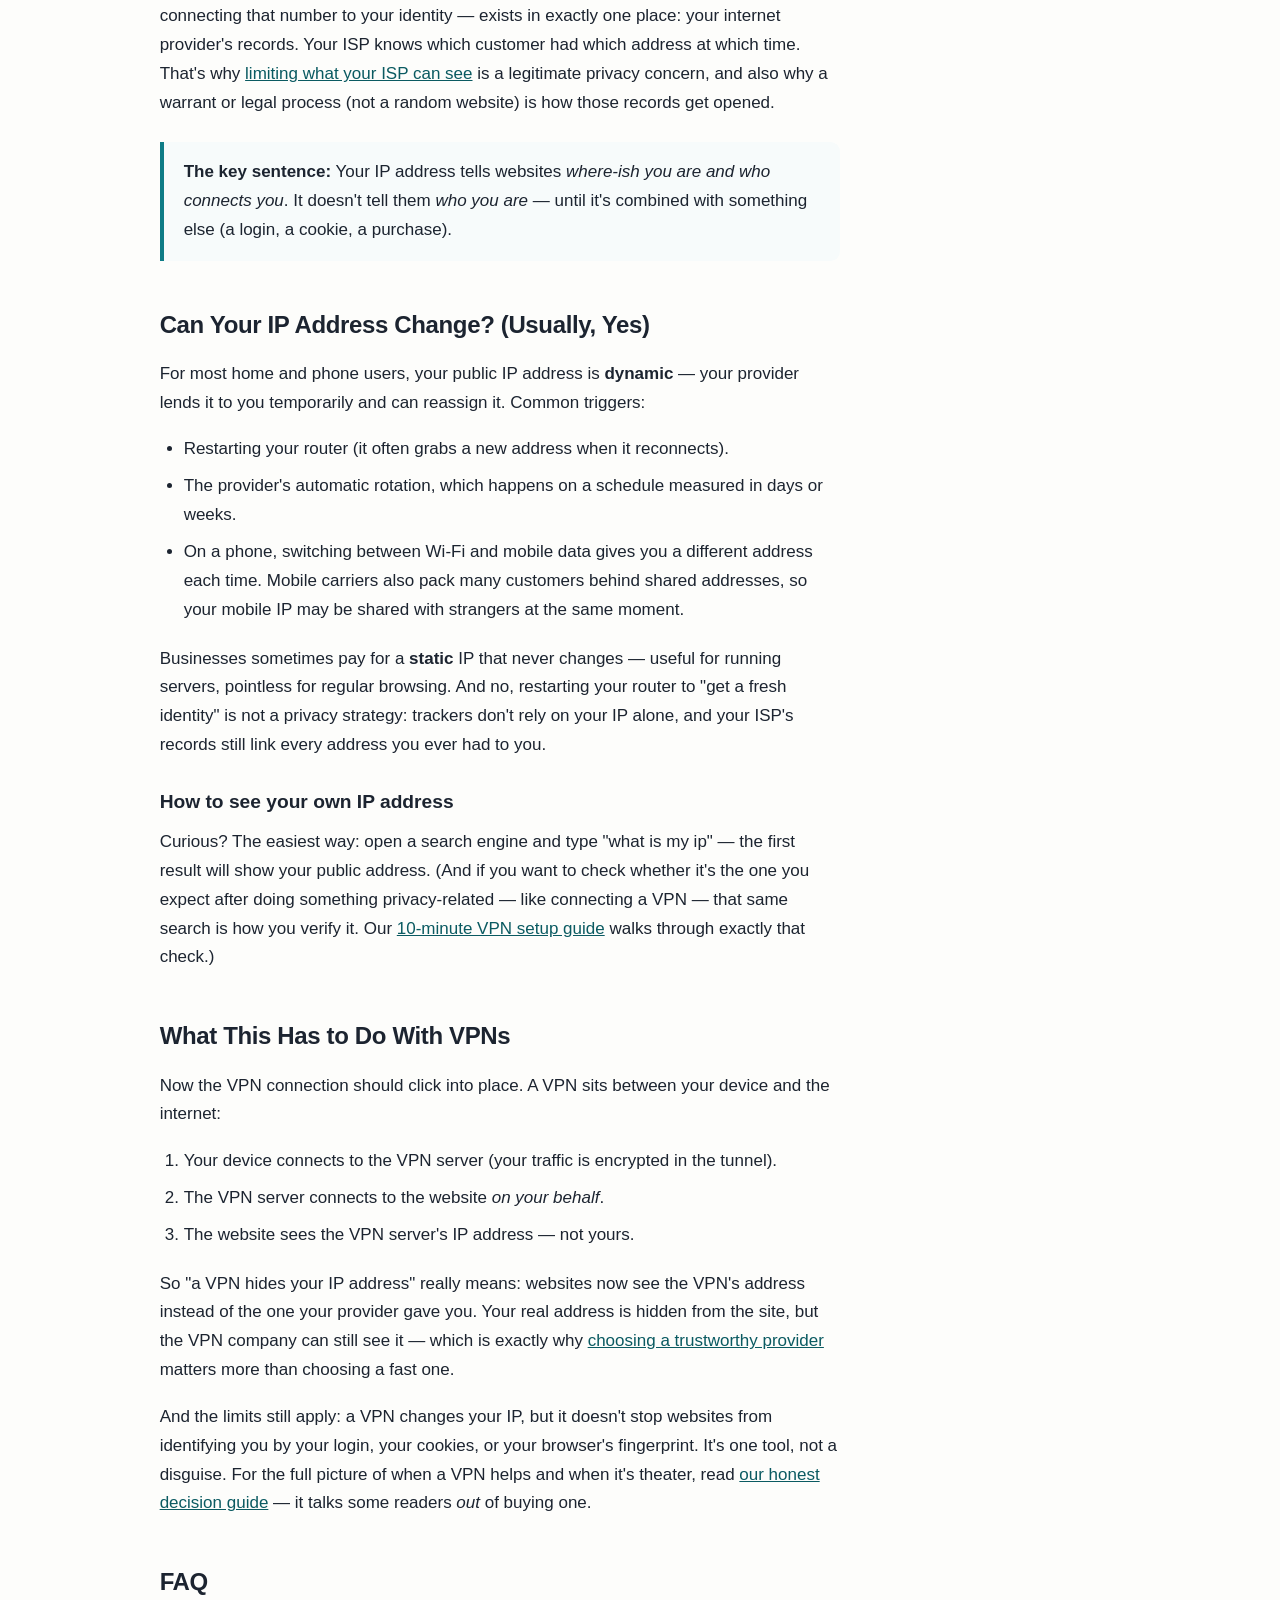
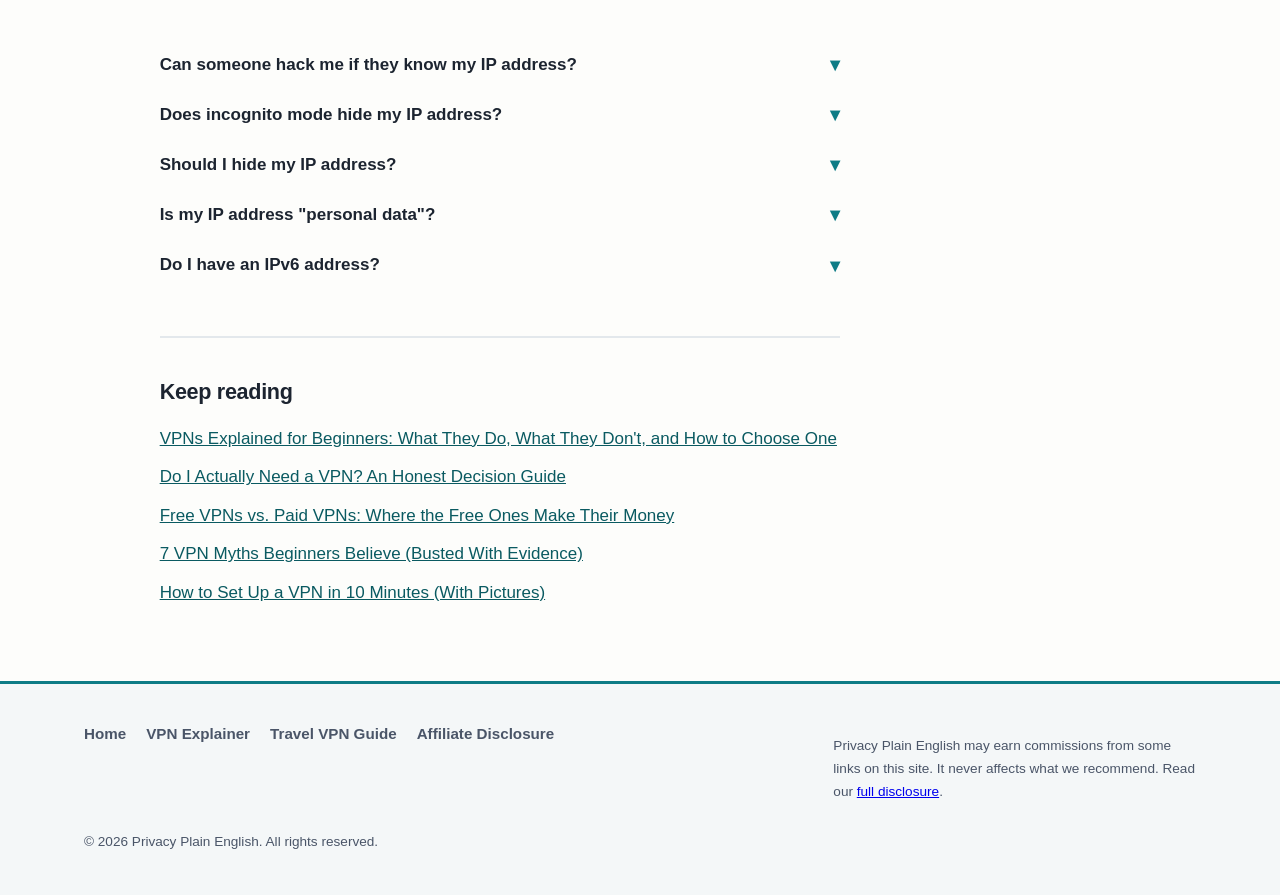
<file: articles/what-is-an-ip-address.html>
<!DOCTYPE html>
<html lang="en">
<head>
  <meta charset="UTF-8">
  <meta name="viewport" content="width=device-width, initial-scale=1.0">
  <!-- MEDIVAVINE/JOURNEY: paste ad network script here -->
  <title>What Is an IP Address? A Plain-English Guide (2026) | Privacy Plain English</title>
  <meta name="description" content="What is an IP address? A plain-English explainer: public vs. private IPs, IPv4 vs. IPv6, what your address reveals about you, and why VPNs change it.">
  <meta property="og:title" content="What Is an IP Address? A Plain-English Guide (2026)">
  <meta property="og:description" content="The 5-minute plain-English version: what your IP address is, what it reveals, and why a VPN changes it. No jargon, no hype.">
  <meta property="og:type" content="article">
  <meta property="og:url" content="https://vpn-privacy-site.pages.dev/articles/what-is-an-ip-address.html">
    <script>
  /* Apply saved/auto theme before CSS paints to avoid a flash. */
  try {
    var t = localStorage.getItem('ppe-theme');
    if (t !== 'dark' && t !== 'light') {
      t = (window.matchMedia && window.matchMedia('(prefers-color-scheme: dark)').matches) ? 'dark' : 'light';
    }
    document.documentElement.setAttribute('data-theme', t);
  } catch (e) {}
  </script>
  <link rel="stylesheet" href="../styles.css">
</head>
<body>
  <a class="skip-link" href="#main">Skip to main content</a>
  <header class="site-header">
    <div class="header-inner">
      <a class="brand" href="../index.html" aria-label="Privacy Plain English — home">
        <svg class="brand-mark" viewBox="0 0 32 32" role="img" aria-label="Privacy Plain English logo: a shield with a keyhole">
          <path d="M16 2 L28 7 V15 C28 23 22 28.5 16 30 C10 28.5 4 23 4 15 V7 Z" fill="#0e7c86"/>
          <path d="M16 5 L25 9 V15 C25 21 20.5 25.5 16 27 C11.5 25.5 7 21 7 15 V9 Z" fill="#ffffff"/>
          <circle cx="16" cy="14" r="3.5" fill="#0e7c86"/>
          <rect x="14.7" y="16.5" width="2.6" height="6" rx="1" fill="#0e7c86"/>
        </svg>
        <span class="brand-name">Privacy Plain English<small>Privacy tools explained in plain English</small></span>
      </a>
      <button class="nav-toggle" id="navToggle" aria-expanded="false" aria-controls="primaryNav" aria-label="Open menu">☰ Menu</button>
      <nav class="site-nav" id="primaryNav" aria-label="Primary">
        <ul>
          <li><a href="../index.html">Home</a></li>
          <li><a href="vpn-explained-for-beginners.html">VPN Basics</a></li>
          <li><a href="do-i-need-a-vpn.html">Do I Need One?</a></li>
          <li><a href="free-vs-paid-vpns.html">Free vs Paid</a></li>
          <li><a href="how-to-set-up-a-vpn.html">Setup Guide</a></li>
          <li><a href="../disclosure.html">Disclosure</a></li>
        </ul>
      </nav>
    </div>
  </header>

  <main id="main">
    <div class="wrap">
      <nav class="breadcrumb" aria-label="Breadcrumb"><a href="../index.html">← Home</a> <span aria-hidden="true">/</span> <span aria-current="page">VPN Fundamentals</span></nav>
      <article class="article-body">
        <h1>What Is an IP Address? The 5-Minute Plain-English Version</h1>
        <p class="byline">By Privacy Plain English Team &middot; Published September 27, 2026 &middot; 7 min read</p>
        <p class="affiliate-notice">Quick note on how we stay honest: this site may earn commissions from some VPN providers linked in our guides. It never affects what we recommend — <a href="../disclosure.html">read our full disclosure</a>.</p>

        <p class="intro-hook">Every privacy article you read mentions your "IP address" like you already know what it is. Most people don't — and that's exactly the knowledge gap that fear-driven ads exploit. So let's fix that in five minutes: what an IP address is, what it reveals about you, and what it doesn't.</p>

        <h2>The 30-Second Answer</h2>

        <p>An IP address is your device's number on the internet. When your phone asks a website for a page, that website needs to know <em>where to send the answer</em> — your IP address is that "where." Every site you visit sees it, the same way every letter you receive had your street address on it.</p>

        <p>It looks something like <code>203.0.113.42</code> (the older format) or <code>2001:db8::1</code> (the newer format). Your internet provider assigns it to you, it usually changes from time to time, and it reveals roughly where you are and which provider you use — but not your name, and not your exact address.</p>

        <p>Here's the full picture, in plain English.</p>

        <h2>The Mailing-Address Analogy (Why IPs Exist at All)</h2>

        <p>Imagine the internet as the world's biggest post office. You (your device) send a letter ("show me this website") and the website sends a letter back ("here's the page"). For the reply to reach you, you need a return address. That return address is your IP address.</p>

        <p>Without it, nothing could come back. There's no secret surveillance technology here — it's just addressing. The privacy part only starts with the follow-up question: <em>what can someone figure out from knowing your return address?</em> We'll get there. First, the two kinds of addresses.</p>

        <h2>The Two Kinds: IPv4 and IPv6</h2>

        <p>There are two formats, and you'll run into both:</p>

        <h3>IPv4: the classic format</h3>

        <p>Four groups of numbers separated by dots, each from 0 to 255. Example: <code>203.0.113.42</code>. This system was designed in the early 1980s, when "a billion internet-connected devices" sounded like science fiction. The total pool is about 4.3 billion addresses — and we ran out. The central global pool managed by IANA was exhausted in 2011, and the regional registries that hand addresses to internet providers have been squeezing their remaining supplies ever since. Today, an IPv4 address is a scarce resource; large blocks of them are bought and sold on a secondary market.</p>

        <p>This scarcity is why your internet provider keeps reassigning addresses rather than giving everyone a permanent one (more on that below).</p>

        <h3>IPv6: the new format</h3>

        <p>To fix the shortage, engineers created a new system with 128-bit addresses — that's roughly 340 undecillion possible addresses (340 followed by 36 zeroes). They look like <code>2001:db8:0:0:0:0:0:1</code>, written in hexadecimal with colons instead of dots. There's no shortage here; IPv6 could give every grain of sand on Earth its own address pool and still have room.</p>

        <p>Adoption has been slow but is now routine: by early 2026, roughly half of Google's global traffic arrived over IPv6, and APNIC (the regional registry for Asia-Pacific) estimated IPv6 usage around 43% worldwide. Your connection may use IPv6, IPv4, or both, and you'll never notice the difference. It's worth knowing because some privacy advice mentions one or the other — for your purposes, they're just two formats of the same idea: your device's number.</p>

        <h2>Your Public IP vs. Your Private IP</h2>

        <p>Here's the part that confuses people, because you actually have <em>two</em> addresses:</p>

        <ul>
          <li><strong>Your public IP</strong> is the one the internet sees. Your internet provider assigns it to your router (the box your provider gave you). When you visit a website, this is the address the website records.</li>
          <li><strong>Your private IP</strong> is the one your router assigns to each device inside your home — your phone might be <code>192.168.1.5</code>, your laptop <code>192.168.1.6</code>. These addresses only work inside your house. Nobody on the internet can see them.</li>
        </ul>

        <p>Your router translates between the two, a trick called NAT (network address translation). Think of it like an office building: the building has one street address (your public IP), and each office has an internal room number (your private IP). Mail to "Room 5" only makes sense once it's inside the building.</p>

        <p>This matters for two reasons. First, when privacy guides say "a VPN hides your IP address," they mean your <em>public</em> IP — the one websites actually see. Second, when you Google "what is my IP," the answer is your public IP. Your private one never leaves your home.</p>

        <h2>What Your IP Address Actually Reveals</h2>

        <p>Let's separate fact from ad copy. From your public IP address, a website or advertiser can determine:</p>

        <ul>
          <li><strong>Your approximate location</strong> — usually the right city or region, sometimes a neighboring one. IP-based location is notoriously fuzzy: databases map ranges of addresses to areas, and the result can be off by tens of miles. It cannot pinpoint your house.</li>
          <li><strong>Your internet provider</strong> — the name of the company (Comcast, BT, Jio, etc.), because providers own known blocks of addresses.</li>
          <li><strong>Your connection type</strong> — sometimes whether you're on residential broadband, a mobile network, or a corporate connection.</li>
        </ul>

        <p>What it does <em>not</em> contain: your name, your street address, your phone number, or anything about what's on your device. The address itself is just a number. The scarier link — connecting that number to your identity — exists in exactly one place: your internet provider's records. Your ISP knows which customer had which address at which time. That's why <a href="do-i-need-a-vpn.html">limiting what your ISP can see</a> is a legitimate privacy concern, and also why a warrant or legal process (not a random website) is how those records get opened.</p>

        <div class="callout">
          <p><strong>The key sentence:</strong> Your IP address tells websites <em>where-ish you are and who connects you</em>. It doesn't tell them <em>who you are</em> — until it's combined with something else (a login, a cookie, a purchase).</p>
        </div>

        <h2>Can Your IP Address Change? (Usually, Yes)</h2>

        <p>For most home and phone users, your public IP address is <strong>dynamic</strong> — your provider lends it to you temporarily and can reassign it. Common triggers:</p>

        <ul>
          <li>Restarting your router (it often grabs a new address when it reconnects).</li>
          <li>The provider's automatic rotation, which happens on a schedule measured in days or weeks.</li>
          <li>On a phone, switching between Wi-Fi and mobile data gives you a different address each time. Mobile carriers also pack many customers behind shared addresses, so your mobile IP may be shared with strangers at the same moment.</li>
        </ul>

        <p>Businesses sometimes pay for a <strong>static</strong> IP that never changes — useful for running servers, pointless for regular browsing. And no, restarting your router to "get a fresh identity" is not a privacy strategy: trackers don't rely on your IP alone, and your ISP's records still link every address you ever had to you.</p>

        <h3>How to see your own IP address</h3>

        <p>Curious? The easiest way: open a search engine and type "what is my ip" — the first result will show your public address. (And if you want to check whether it's the one you expect after doing something privacy-related — like connecting a VPN — that same search is how you verify it. Our <a href="how-to-set-up-a-vpn.html">10-minute VPN setup guide</a> walks through exactly that check.)</p>

        <h2>What This Has to Do With VPNs</h2>

        <p>Now the VPN connection should click into place. A VPN sits between your device and the internet:</p>

        <ol>
          <li>Your device connects to the VPN server (your traffic is encrypted in the tunnel).</li>
          <li>The VPN server connects to the website <em>on your behalf</em>.</li>
          <li>The website sees the VPN server's IP address — not yours.</li>
        </ol>

        <p>So "a VPN hides your IP address" really means: websites now see the VPN's address instead of the one your provider gave you. Your real address is hidden from the site, but the VPN company can still see it — which is exactly why <a href="vpn-explained-for-beginners.html">choosing a trustworthy provider</a> matters more than choosing a fast one.</p>

        <p>And the limits still apply: a VPN changes your IP, but it doesn't stop websites from identifying you by your login, your cookies, or your browser's fingerprint. It's one tool, not a disguise. For the full picture of when a VPN helps and when it's theater, read <a href="do-i-need-a-vpn.html">our honest decision guide</a> — it talks some readers <em>out</em> of buying one.</p>

        <h2>FAQ</h2>

        <dl class="faq">
          <dt>Can someone hack me if they know my IP address?</dt>
          <dd>Almost certainly not, on its own. An IP address is a destination, not a doorway. Modern routers and firewalls drop unsolicited incoming connections, and your address alone gives an attacker nothing to log into. The realistic threats are the usual ones — phishing, weak passwords, unpatched software — not your IP being public knowledge. It <em>is</em> public knowledge: every site you visit already has it.</dd>

          <dt>Does incognito mode hide my IP address?</dt>
          <dd>No. Incognito mode only stops your browser from saving history, cookies, and form data on your device. Your IP address is visible to every site you visit, in incognito or not. For the full breakdown, see our article on <a href="vpn-myths-busted.html">7 VPN myths beginners believe</a>.</dd>

          <dt>Should I hide my IP address?</dt>
          <dd>It depends on <em>why</em>. If you're on hotel or airport Wi-Fi and want to keep local snoopers out of your business, a VPN that masks your IP is a genuine improvement. If you just feel uneasy that websites "know your number" — every website you've ever visited has known it, and nothing bad happened, because an IP alone isn't an identity. Hide it for the right reasons, not because an ad scared you.</dd>

          <dt>Is my IP address "personal data"?</dt>
          <dd>Under privacy laws like the EU's GDPR, an IP address can count as personal data because it can be combined with other records to identify someone. Practically speaking, treat it as semi-private: don't post it publicly (it can invite targeted annoyance like DDoS attacks if you game or stream), but don't lose sleep over the fact that websites can see it.</dd>

          <dt>Do I have an IPv6 address?</dt>
          <dd>Possibly! Many providers now assign both. Search "what is my ip" and if the result is long and full of colons, that's IPv6. You don't need to do anything about it — your devices handle both formats automatically.</dd>
        </dl>

        <div class="keep-reading">
          <h2>Keep reading</h2>
          <ul>
            <li><a href="vpn-explained-for-beginners.html">VPNs Explained for Beginners: What They Do, What They Don't, and How to Choose One</a></li>
            <li><a href="do-i-need-a-vpn.html">Do I Actually Need a VPN? An Honest Decision Guide</a></li>
            <li><a href="free-vs-paid-vpns.html">Free VPNs vs. Paid VPNs: Where the Free Ones Make Their Money</a></li>
            <li><a href="vpn-myths-busted.html">7 VPN Myths Beginners Believe (Busted With Evidence)</a></li>
            <li><a href="how-to-set-up-a-vpn.html">How to Set Up a VPN in 10 Minutes (With Pictures)</a></li>
          </ul>
        </div>
      </article>
    </div>
  </main>

  <footer class="site-footer">
    <div class="wrap">
      <div class="footer-grid">
        <nav aria-label="Footer">
          <ul>
            <li><a href="../index.html">Home</a></li>
            <li><a href="vpn-explained-for-beginners.html">VPN Explainer</a></li>
            <li><a href="best-vpn-for-travel.html">Travel VPN Guide</a></li>
            <li><a href="../disclosure.html">Affiliate Disclosure</a></li>
          </ul>
        </nav>
        <div>
          <p class="footer-note">Privacy Plain English may earn commissions from some links on this site. It never affects what we recommend. Read our <a href="../disclosure.html">full disclosure</a>.</p>
        </div>
      </div>
      <p class="footer-note">© 2026 Privacy Plain English. All rights reserved.</p>
    </div>
  </footer>

  <script src="../assets/site.js" defer></script>
  <script>
    (function () {
      var toggle = document.getElementById('navToggle');
      var nav = document.getElementById('primaryNav');
      function setOpen(open) {
        nav.classList.toggle('open', open);
        toggle.setAttribute('aria-expanded', open ? 'true' : 'false');
        toggle.setAttribute('aria-label', open ? 'Close menu' : 'Open menu');
      }
      toggle.addEventListener('click', function () {
        setOpen(!nav.classList.contains('open'));
      });
      // Close the menu after choosing a link (mobile) so readers land on content.
      nav.addEventListener('click', function (e) {
        if (e.target.closest('a') && nav.classList.contains('open')) {
          setOpen(false);
        }
      });
      // Escape closes the open menu and returns focus to the toggle.
      document.addEventListener('keydown', function (e) {
        if (e.key === 'Escape' && nav.classList.contains('open')) {
          setOpen(false);
          toggle.focus();
        }
      });
    })();
  </script>
</body>
</html>
</file>
<file: styles.css>
/* Privacy Plain English — editorial blog styles
   Accent: #0e7c86 (teal). Mobile-first, no frameworks. */

:root {
  --accent: #0e7c86;
  --accent-dark: #0a5a61;
  --accent-soft: #e8f4f5;
  --ink: #1c2430;
  --ink-soft: #4a5568;
  --paper: #fdfdfb;
  --line: #e3e8ec;
  --card: #ffffff;
  --maxw: 72ch;
}

* { box-sizing: border-box; }

/* Skip link: visible only on keyboard focus */
.skip-link {
  position: absolute;
  left: 1rem;
  top: -4rem;
  background: var(--accent-dark);
  color: #fff;
  padding: 0.6rem 1rem;
  border-radius: 0.5rem;
  z-index: 100;
  text-decoration: none;
  font-weight: 700;
  transition: top 0.15s ease;
}

.skip-link:focus-visible { top: 0.75rem; }

/* Consistent, visible keyboard focus for every interactive element */
a:focus-visible, button:focus-visible {
  outline: 3px solid var(--accent);
  outline-offset: 2px;
  border-radius: 0.25rem;
}

html { -webkit-text-size-adjust: 100%; scroll-behavior: smooth; }

body {
  margin: 0;
  font-family: -apple-system, BlinkMacSystemFont, "Segoe UI", Roboto, Helvetica,
               Arial, sans-serif, "Apple Color Emoji", "Segoe UI Emoji";
  color: var(--ink);
  background: var(--paper);
  line-height: 1.7;
  font-size: 1.0625rem;
}

/* ---------- Header & nav ---------- */

.site-header {
  border-bottom: 3px solid var(--accent);
  background: var(--card);
  position: sticky;
  top: 0;
  z-index: 50;
}

.header-inner {
  max-width: 72rem;
  margin: 0 auto;
  padding: 0.9rem 1.25rem;
  display: flex;
  align-items: center;
  justify-content: space-between;
  gap: 1rem;
}

.brand {
  display: flex;
  align-items: center;
  gap: 0.6rem;
  text-decoration: none;
  color: var(--ink);
}

.brand-mark {
  width: 2rem;
  height: 2rem;
  flex: none;
}

.brand-name {
  font-size: 1.15rem;
  font-weight: 700;
  letter-spacing: -0.01em;
  line-height: 1.2;
}

.brand-name small {
  display: block;
  font-size: 0.72rem;
  font-weight: 500;
  color: var(--ink-soft);
  letter-spacing: 0.02em;
}

.nav-toggle {
  display: none;
  background: none;
  border: 2px solid var(--line);
  border-radius: 0.5rem;
  padding: 0.45rem 0.7rem;
  font-size: 1rem;
  cursor: pointer;
  color: var(--ink);
}

.site-nav ul {
  list-style: none;
  margin: 0;
  padding: 0;
  display: flex;
  gap: 1.25rem;
  align-items: center;
}

.site-nav a {
  text-decoration: none;
  color: var(--ink-soft);
  font-weight: 600;
  font-size: 0.95rem;
  padding: 0.25rem 0;
  border-bottom: 2px solid transparent;
}

.site-nav a:hover,
.site-nav a:focus-visible {
  color: var(--accent-dark);
  border-bottom-color: var(--accent);
}

/* ---------- Layout ---------- */

.wrap {
  max-width: 72rem;
  margin: 0 auto;
  padding: 0 1.25rem;
}

main { display: block; }

/* ---------- Hero (homepage) ---------- */

.hero {
  background: linear-gradient(135deg, var(--accent-soft) 0%, #f4fafb 60%, var(--paper) 100%);
  border-bottom: 1px solid var(--line);
  padding: 3.5rem 0 3rem;
  position: relative;
  overflow: hidden;
}

/* Faint brand-shield watermark — decorative only (CSS background, not read by AT) */
.hero::before {
  content: "";
  position: absolute;
  right: -3rem;
  top: 50%;
  transform: translateY(-50%);
  width: 22rem;
  height: 22rem;
  background: url("data:image/svg+xml,%3Csvg xmlns='http://www.w3.org/2000/svg' viewBox='0 0 32 32'%3E%3Cpath d='M16 2 L28 7 V15 C28 23 22 28.5 16 30 C10 28.5 4 23 4 15 V7 Z' fill='%230e7c86' fill-opacity='0.10'/%3E%3Ccircle cx='16' cy='14' r='3.5' fill='%230e7c86' fill-opacity='0.10'/%3E%3Crect x='14.7' y='16.5' width='2.6' height='6' rx='1' fill='%230e7c86' fill-opacity='0.10'/%3E%3C/svg%3E") no-repeat center / contain;
  pointer-events: none;
}

.hero .wrap { position: relative; }

@media (max-width: 719px) {
  .hero::before { width: 11rem; height: 11rem; right: -2.5rem; }
}

.hero h1 {
  font-size: 2.5rem;
  line-height: 1.15;
  letter-spacing: -0.02em;
  margin: 0 0 0.5rem;
  max-width: 22ch;
}

.hero .tagline {
  font-size: 1.25rem;
  color: var(--accent-dark);
  font-weight: 600;
  margin: 0 0 0.75rem;
}

.hero p.pitch {
  max-width: 60ch;
  color: var(--ink-soft);
  margin: 0 0 1.5rem;
  font-size: 1.1rem;
}

.btn {
  display: inline-block;
  background: var(--accent);
  color: #fff;
  text-decoration: none;
  font-weight: 700;
  padding: 0.75rem 1.4rem;
  border-radius: 0.6rem;
  margin-right: 0.75rem;
  margin-bottom: 0.5rem;
}

.btn:hover, .btn:focus-visible { background: var(--accent-dark); }

.btn-ghost {
  display: inline-block;
  border: 2px solid var(--accent);
  color: var(--accent-dark);
  text-decoration: none;
  font-weight: 700;
  padding: 0.65rem 1.3rem;
  border-radius: 0.6rem;
  margin-bottom: 0.5rem;
  background: #fff;
}

.btn-ghost:hover, .btn-ghost:focus-visible { background: var(--accent-soft); }

/* ---------- Sections ---------- */

.section { padding: 2.75rem 0; }
.section h2 {
  font-size: 1.65rem;
  letter-spacing: -0.015em;
  margin: 0 0 1.25rem;
}

/* ---------- Cards & grids ---------- */

.featured-card {
  border: 1px solid var(--line);
  border-left: 5px solid var(--accent);
  border-radius: 0.75rem;
  padding: 1.5rem 1.6rem;
  background: var(--card);
  margin-bottom: 2.5rem;
  box-shadow: 0 2px 10px rgba(14, 124, 134, 0.06);
}

.kicker {
  text-transform: uppercase;
  font-size: 0.75rem;
  letter-spacing: 0.08em;
  color: var(--accent-dark);
  font-weight: 700;
  margin: 0 0 0.4rem;
}

.featured-card h3, .card h3 { margin: 0 0 0.5rem; font-size: 1.3rem; line-height: 1.35; }
.featured-card h3 a, .card h3 a { color: var(--ink); text-decoration: none; }
.featured-card h3 a:hover, .card h3 a:hover { color: var(--accent-dark); text-decoration: underline; }

.card-grid {
  display: grid;
  grid-template-columns: 1fr;
  gap: 1.25rem;
  list-style: none;
  margin: 0;
  padding: 0;
}

.card {
  border: 1px solid var(--line);
  border-radius: 0.75rem;
  padding: 1.35rem 1.4rem;
  background: var(--card);
  display: flex;
  flex-direction: column;
  transition: transform 0.18s ease, box-shadow 0.18s ease, border-color 0.18s ease;
}

.card:hover {
  transform: translateY(-3px);
  box-shadow: 0 8px 24px rgba(14, 124, 134, 0.12);
  border-color: #bcdfe2;
}

@media (prefers-reduced-motion: reduce) {
  .card, .skip-link { transition: none; }
  .card:hover { transform: none; }
}

.card p { color: var(--ink-soft); margin: 0 0 1rem; font-size: 0.98rem; flex: 1; }

.card .read-more {
  color: var(--accent-dark);
  font-weight: 700;
  text-decoration: none;
  font-size: 0.95rem;
}

.card .read-more:hover { text-decoration: underline; }

.meta {
  font-size: 0.85rem;
  color: var(--ink-soft);
  margin: 0 0 0.75rem;
}

/* ---------- About / newsletter ---------- */

.about-blurb {
  background: var(--card);
  border: 1px solid var(--line);
  border-radius: 0.75rem;
  padding: 1.75rem;
  max-width: var(--maxw);
}

.newsletter-card {
  background: var(--accent-dark);
  color: #fff;
  border-radius: 0.9rem;
  padding: 2rem 1.75rem;
  max-width: var(--maxw);
}

.newsletter-card h2 { margin: 0 0 0.5rem; font-size: 1.5rem; }
.newsletter-card p { margin: 0 0 0.75rem; color: #d7ecee; }
.newsletter-card p:last-child { margin-bottom: 0; }
.newsletter-card a { color: #fff; text-decoration: underline; font-weight: 600; }
.newsletter-card a:hover, .newsletter-card a:focus-visible { color: #fff; text-decoration-thickness: 2px; }

.newsletter-soon {
  font-size: 0.9rem;
  color: #cfe6e8;
  font-style: italic;
}

/* ---------- Article pages ---------- */

.breadcrumb {
  padding: 1.25rem 0 0;
  font-size: 0.9rem;
}

.breadcrumb a { color: var(--accent-dark); font-weight: 600; text-decoration: none; }
.breadcrumb a:hover { text-decoration: underline; }

.article-body { max-width: var(--maxw); padding-bottom: 3rem; }

.article-body h1 {
  font-size: 2.1rem;
  line-height: 1.2;
  letter-spacing: -0.02em;
  margin: 0.5rem 0 0.6rem;
}

.byline {
  color: var(--ink-soft);
  font-size: 0.95rem;
  margin: 0 0 1.25rem;
}

.byline strong { color: var(--ink); }

.affiliate-notice {
  background: var(--accent-soft);
  border: 1px solid #cfe6e8;
  border-radius: 0.6rem;
  padding: 0.85rem 1.1rem;
  font-size: 0.92rem;
  margin: 0 0 1.75rem;
}

.affiliate-notice a { color: var(--accent-dark); font-weight: 600; }

.article-body h2 {
  font-size: 1.5rem;
  letter-spacing: -0.015em;
  margin: 2.25rem 0 0.9rem;
  padding-top: 0.5rem;
}

.article-body h3 { font-size: 1.2rem; margin: 1.6rem 0 0.6rem; }

.article-body p { margin: 0 0 1.1rem; }

.article-body ul, .article-body ol { margin: 0 0 1.25rem; padding-left: 1.5rem; }
.article-body li { margin-bottom: 0.5rem; }

.article-body a { color: var(--accent-dark); }
.article-body a:hover { color: var(--accent); }

.intro-hook { font-size: 1.15rem; color: var(--ink); }

.callout {
  border-left: 4px solid var(--accent);
  background: #f7fbfb;
  padding: 1rem 1.25rem;
  border-radius: 0 0.6rem 0.6rem 0;
  margin: 1.5rem 0;
}

.callout p:last-child { margin-bottom: 0; }

.faq { margin-top: 2.5rem; }
.faq dt { font-weight: 700; margin-top: 1.1rem; }
.faq dd { margin: 0.25rem 0 0.9rem; color: var(--ink-soft); }

.keep-reading {
  border-top: 2px solid var(--line);
  margin-top: 3rem;
  padding-top: 1.75rem;
}

.keep-reading h2 { font-size: 1.35rem; margin-top: 0; }

.keep-reading ul { list-style: none; padding: 0; margin: 0; }
.keep-reading li { margin-bottom: 0.6rem; }

/* Styled SVG figures in place of photos */
.figure {
  border: 1px solid var(--line);
  border-radius: 0.75rem;
  background: var(--card);
  padding: 1rem;
  margin: 1.5rem 0;
}

.figure svg { display: block; width: 100%; height: auto; }

.figure figcaption {
  font-size: 0.88rem;
  color: var(--ink-soft);
  margin-top: 0.6rem;
  text-align: center;
}

/* ---------- Footer ---------- */

.site-footer {
  border-top: 3px solid var(--accent);
  background: #f4f7f8;
  padding: 2.25rem 0 1.75rem;
  margin-top: 1rem;
}

.footer-grid {
  display: grid;
  grid-template-columns: 1fr;
  gap: 1.5rem;
}

.site-footer nav ul {
  list-style: none;
  margin: 0;
  padding: 0;
  display: flex;
  flex-wrap: wrap;
  gap: 0.25rem 1.25rem;
}

.site-footer nav a {
  color: var(--ink-soft);
  text-decoration: none;
  font-size: 0.95rem;
  font-weight: 600;
}

.site-footer nav a:hover { color: var(--accent-dark); }

.footer-note { font-size: 0.85rem; color: var(--ink-soft); max-width: 65ch; }

/* ---------- Responsive ---------- */

@media (min-width: 720px) {
  .card-grid { grid-template-columns: repeat(2, 1fr); }
  .hero h1 { font-size: 3rem; }
  .article-body h1 { font-size: 2.5rem; }
  .footer-grid { grid-template-columns: 2fr 1fr; }
}

@media (min-width: 1024px) {
  .card-grid { grid-template-columns: repeat(3, 1fr); }
}

@media (max-width: 719px) {
  .nav-toggle { display: inline-block; }
  .site-nav { display: none; width: 100%; }
  .site-nav.open { display: block; }
  .site-nav ul { flex-direction: column; align-items: flex-start; gap: 0; padding: 0.5rem 0; }
  .site-nav li { width: 100%; }
  .site-nav a { display: block; padding: 0.6rem 0.25rem; border-bottom: 1px solid var(--line); }
  .header-inner { flex-wrap: wrap; }
}

/* ---------- Enhancements: search, TOC, progress, FAQ, dark mode, to-top ---------- */

.visually-hidden {
  position: absolute !important;
  width: 1px; height: 1px;
  padding: 0; margin: -1px;
  overflow: hidden; clip: rect(0 0 0 0); white-space: nowrap; border: 0;
}

/* Theme toggle */
.theme-toggle {
  background: none;
  border: 2px solid var(--line);
  border-radius: 0.5rem;
  padding: 0.35rem 0.55rem;
  font-size: 1.05rem;
  line-height: 1;
  cursor: pointer;
  color: var(--ink);
}

/* Dark theme */
[data-theme="dark"] {
  --ink: #e9eef1;
  --ink-soft: #a9b6bf;
  --paper: #131a1f;
  --card: #1b242b;
  --line: #2d3b44;
  --accent: #3bb5c1;
  --accent-dark: #7ad3da;
  --accent-soft: #153037;
}

[data-theme="dark"] .site-header { background: var(--card); }
[data-theme="dark"] .site-footer { background: #10161a; }
[data-theme="dark"] .btn-ghost { background: transparent; }
[data-theme="dark"] .callout { background: #18242b; }
[data-theme="dark"] .affiliate-notice { background: var(--accent-soft); border-color: var(--line); }
[data-theme="dark"] .search-input { background: var(--card); color: var(--ink); }
[data-theme="dark"] .search-results { background: var(--card); }
[data-theme="dark"] .toc { background: var(--card); }
[data-theme="dark"] .to-top { background: var(--card); color: var(--ink); }

/* Site search in nav */
.search-item { position: relative; }
.search { position: relative; }
.search-input {
  font: inherit;
  font-size: 0.9rem;
  padding: 0.4rem 0.7rem;
  border: 2px solid var(--line);
  border-radius: 2rem;
  width: 11rem;
  color: var(--ink);
  background: var(--paper);
}
.search-input:focus { border-color: var(--accent); outline: none; }
.search-results {
  position: absolute;
  top: calc(100% + 0.4rem);
  right: 0;
  width: min(22rem, 80vw);
  max-height: 24rem;
  overflow-y: auto;
  margin: 0;
  padding: 0.4rem;
  list-style: none;
  background: var(--card);
  border: 1px solid var(--line);
  border-radius: 0.6rem;
  box-shadow: 0 10px 30px rgba(0, 0, 0, 0.14);
  z-index: 80;
}
.search-results li[role="option"] a {
  display: block;
  padding: 0.55rem 0.7rem;
  border-radius: 0.4rem;
  text-decoration: none;
  border-bottom: none !important;
}
.search-results li[role="option"].active a,
.search-results li[role="option"] a:hover {
  background: var(--accent-soft);
}
.search-title { display: block; font-weight: 700; color: var(--ink); font-size: 0.92rem; }
.search-excerpt {
  display: block;
  font-weight: 400;
  color: var(--ink-soft);
  font-size: 0.82rem;
  margin-top: 0.15rem;
  display: -webkit-box;
  -webkit-line-clamp: 2;
  -webkit-box-orient: vertical;
  overflow: hidden;
}
.search-empty { padding: 0.7rem; color: var(--ink-soft); font-size: 0.9rem; }

@media (max-width: 719px) {
  .search-item { width: 100%; }
  .search-input { width: 100%; }
  .search-results { position: static; width: 100%; box-shadow: none; margin-top: 0.4rem; }
}

/* Table of contents */
.article-layout { display: block; }
.toc {
  border: 1px solid var(--line);
  border-radius: 0.75rem;
  background: var(--card);
  padding: 1rem 1.25rem;
  margin: 1.5rem 0;
  font-size: 0.92rem;
}
.toc-title {
  margin: 0 0 0.5rem;
  font-weight: 700;
  font-size: 0.8rem;
  text-transform: uppercase;
  letter-spacing: 0.06em;
  color: var(--accent-dark);
}
.toc ul { list-style: none; margin: 0; padding: 0; }
.toc li { margin: 0; }
.toc li a {
  display: block;
  padding: 0.3rem 0.5rem;
  color: var(--ink-soft);
  text-decoration: none;
  border-left: 3px solid transparent;
  border-radius: 0 0.3rem 0.3rem 0;
}
.toc li.toc-sub a { padding-left: 1.25rem; font-size: 0.86rem; }
.toc li a:hover { color: var(--accent-dark); background: var(--accent-soft); }
.toc li a.active {
  color: var(--accent-dark);
  font-weight: 700;
  border-left-color: var(--accent);
  background: var(--accent-soft);
}
.article-body h2, .article-body h3 { scroll-margin-top: 5rem; }

@media (min-width: 1100px) {
  .has-toc .article-layout {
    display: grid;
    grid-template-columns: minmax(0, var(--maxw)) 15rem;
    gap: 2.5rem;
    justify-content: center;
    align-items: start;
  }
  .has-toc .toc {
    order: 2;
    margin: 0.5rem 0 0;
    position: sticky;
    top: 5.5rem;
    max-height: calc(100vh - 7rem);
    overflow-y: auto;
  }
}

/* Reading progress bar */
.reading-progress {
  position: fixed;
  top: 0; left: 0; right: 0;
  height: 3px;
  z-index: 70;
  background: transparent;
  pointer-events: none;
}
.reading-progress-fill {
  height: 100%;
  width: 0;
  background: var(--accent);
}

/* FAQ accordion */
.faq .faq-q {
  display: flex;
  align-items: center;
  justify-content: space-between;
  gap: 0.75rem;
  width: 100%;
  background: none;
  border: none;
  padding: 0.35rem 0;
  font: inherit;
  font-weight: 700;
  color: var(--ink);
  text-align: left;
  cursor: pointer;
}
.faq .faq-q:hover .faq-q-text { color: var(--accent-dark); }
.faq .faq-chevron {
  flex: none;
  color: var(--accent);
  font-size: 1.2rem;
  transition: transform 0.18s ease;
}
.faq .faq-q[aria-expanded="true"] .faq-chevron { transform: rotate(180deg); }
.faq dt { margin-top: 0.4rem; }
.faq dd { margin: 0 0 1rem; padding-left: 0.1rem; }
@media (prefers-reduced-motion: reduce) {
  .faq .faq-chevron { transition: none; }
}

/* Sortable tables */
.article-body table { border-collapse: collapse; width: 100%; margin: 1.5rem 0; font-size: 0.95rem; }
.article-body th, .article-body td {
  border: 1px solid var(--line);
  padding: 0.55rem 0.75rem;
  text-align: left;
}
.article-body thead th { background: var(--accent-soft); }
.sort-btn {
  display: inline-flex;
  align-items: center;
  gap: 0.35rem;
  background: none;
  border: none;
  padding: 0;
  font: inherit;
  font-weight: 700;
  color: inherit;
  cursor: pointer;
}
.sort-btn:hover { color: var(--accent-dark); }
th[aria-sort="ascending"] .sort-arrow::after { content: "▲"; font-size: 0.75em; color: var(--accent); }
th[aria-sort="descending"] .sort-arrow::after { content: "▼"; font-size: 0.75em; color: var(--accent); }
th[aria-sort="none"] .sort-arrow::after { content: "⇅"; font-size: 0.75em; color: var(--ink-soft); }

/* Back-to-top button */
.to-top {
  position: fixed;
  right: 1.25rem;
  bottom: 1.25rem;
  width: 3rem;
  height: 3rem;
  border-radius: 50%;
  border: 2px solid var(--accent);
  background: var(--card);
  color: var(--accent-dark);
  font-size: 1.4rem;
  line-height: 1;
  cursor: pointer;
  box-shadow: 0 4px 14px rgba(0, 0, 0, 0.15);
  z-index: 60;
}
.to-top:hover { background: var(--accent); color: #fff; }
.to-top[hidden] { display: none; }
</file>
